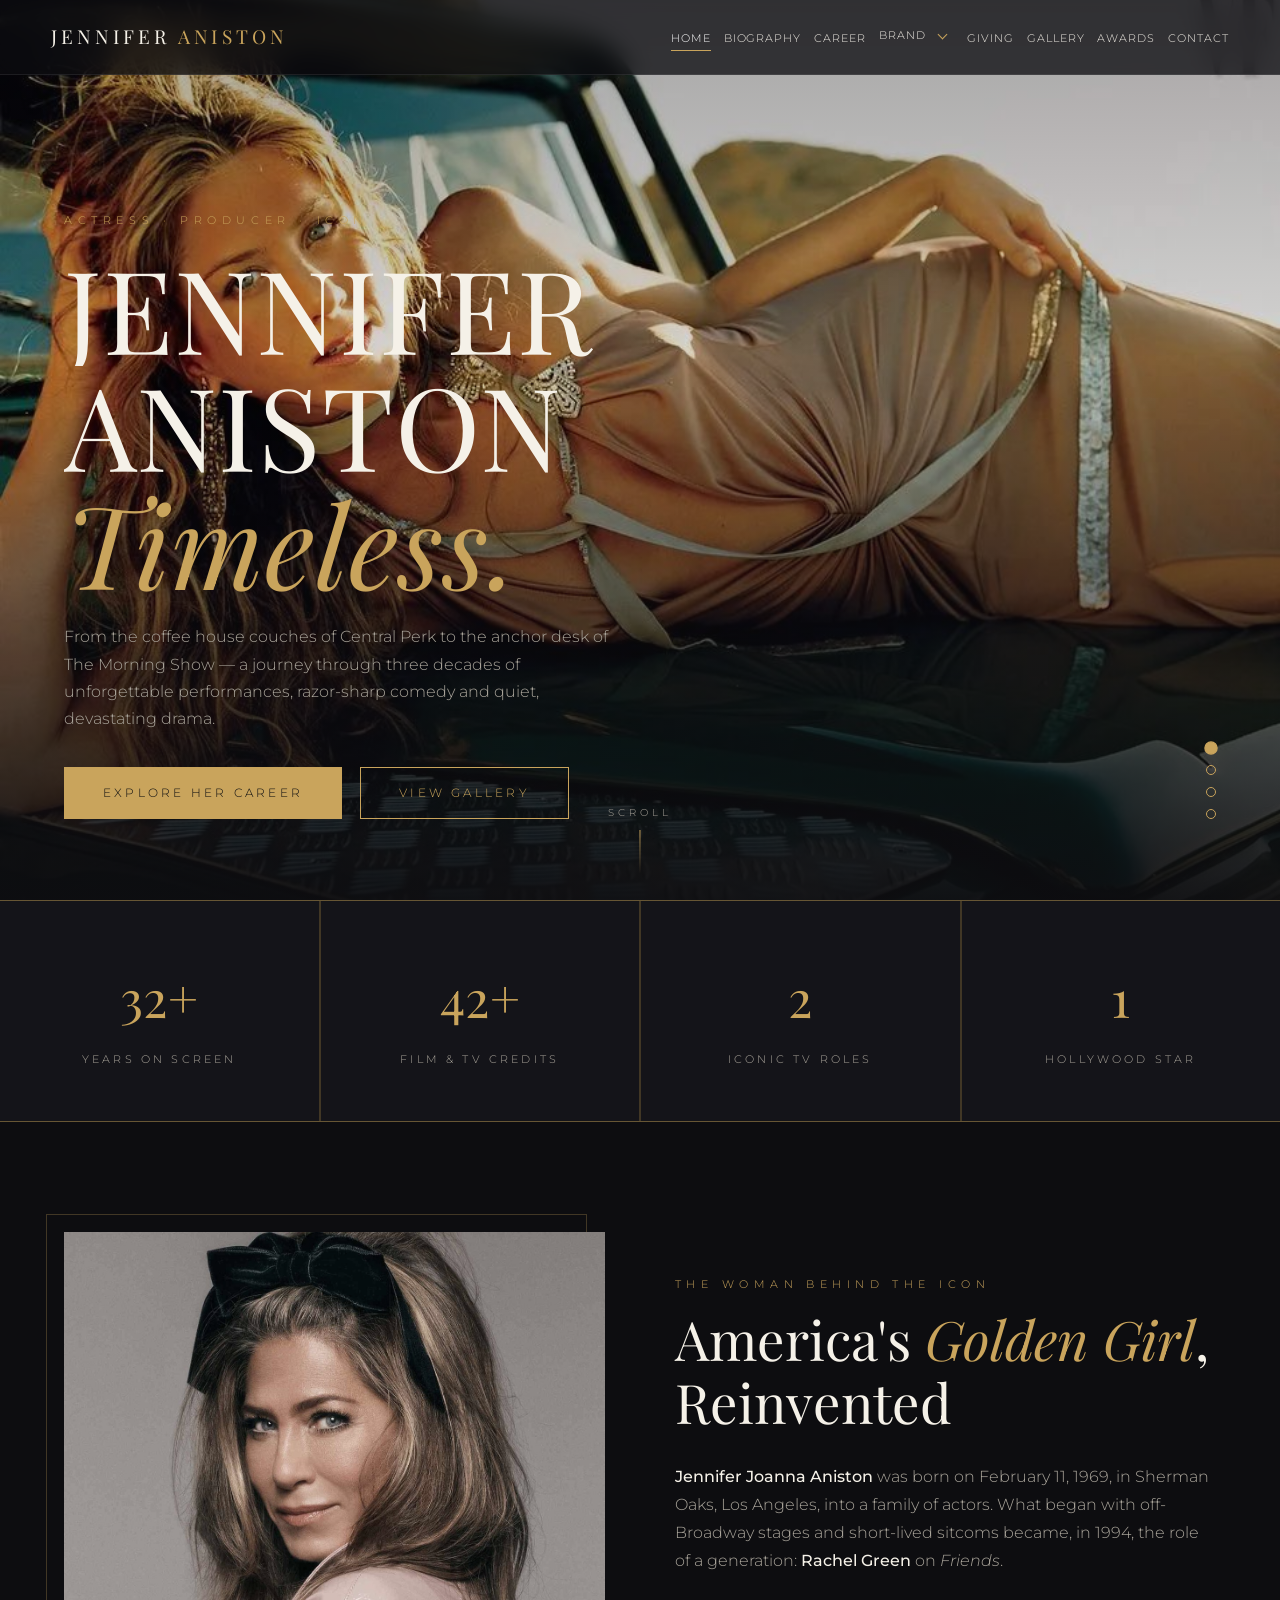
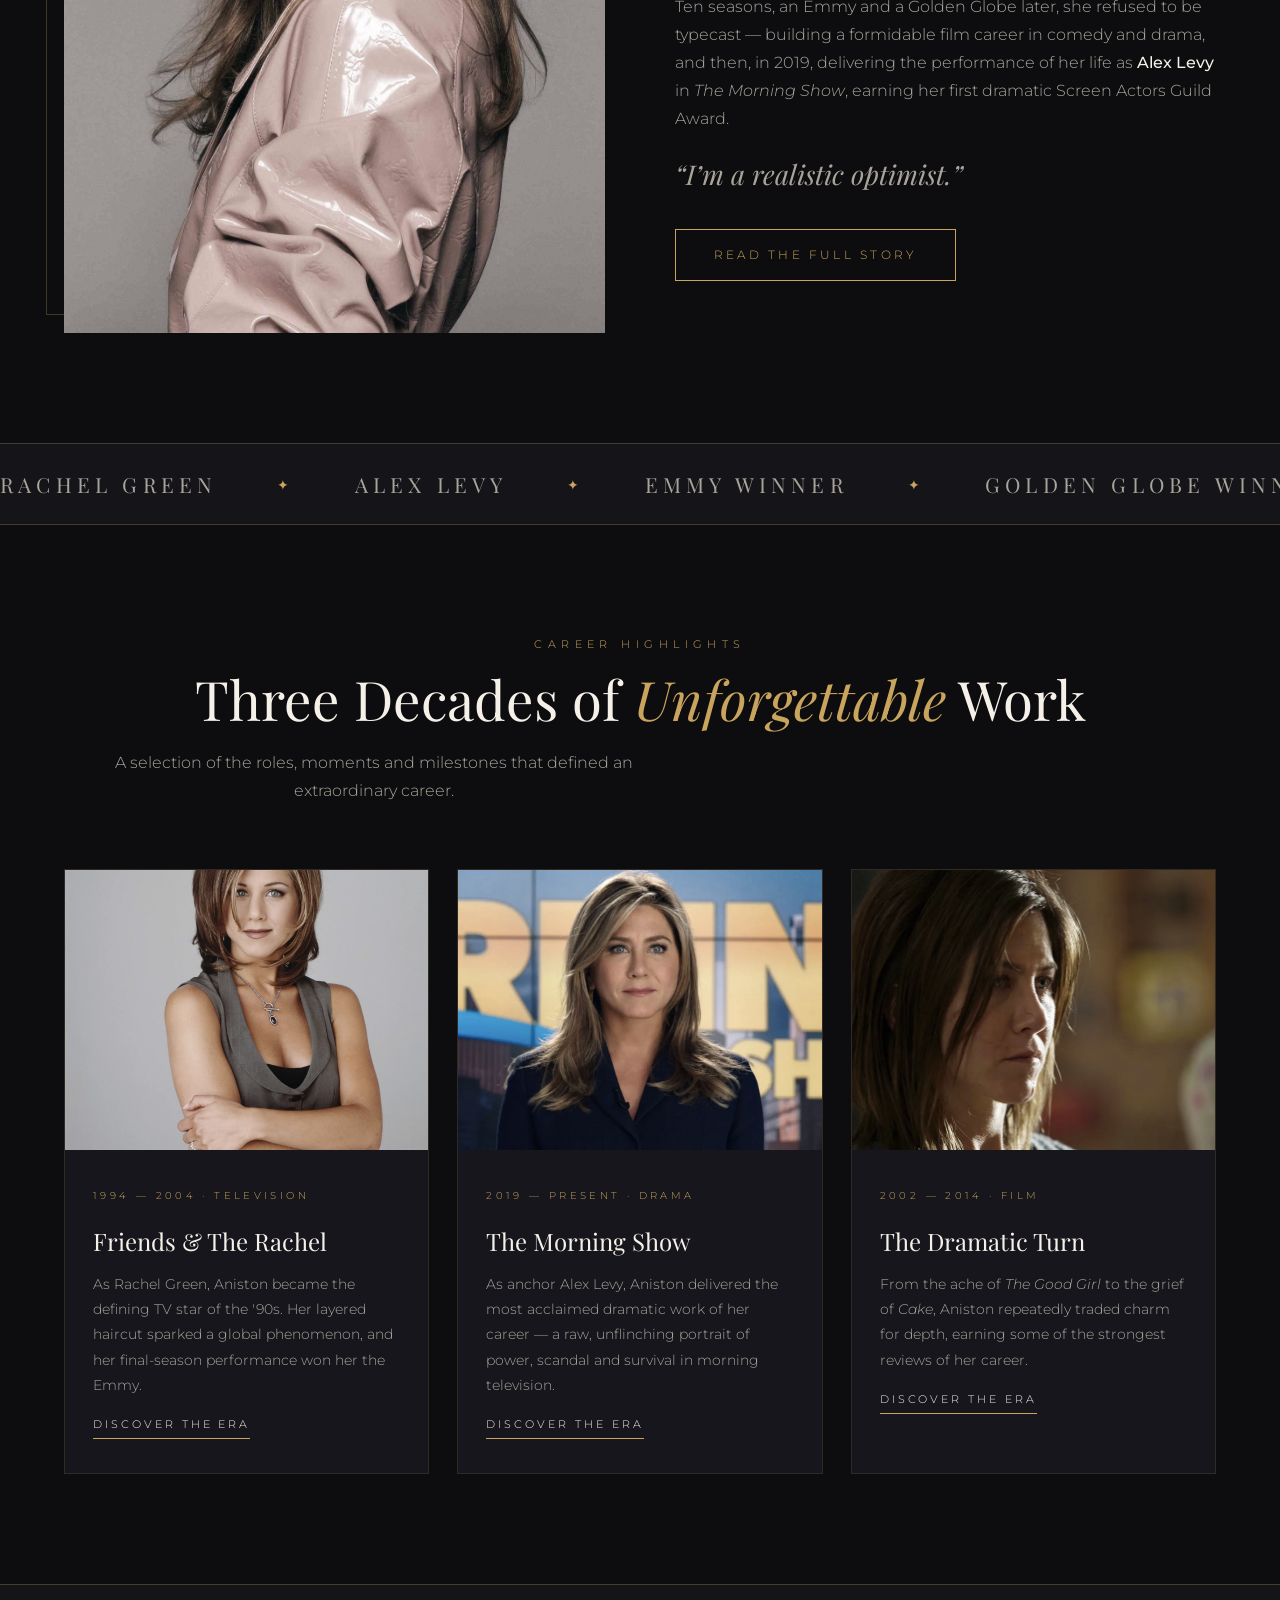
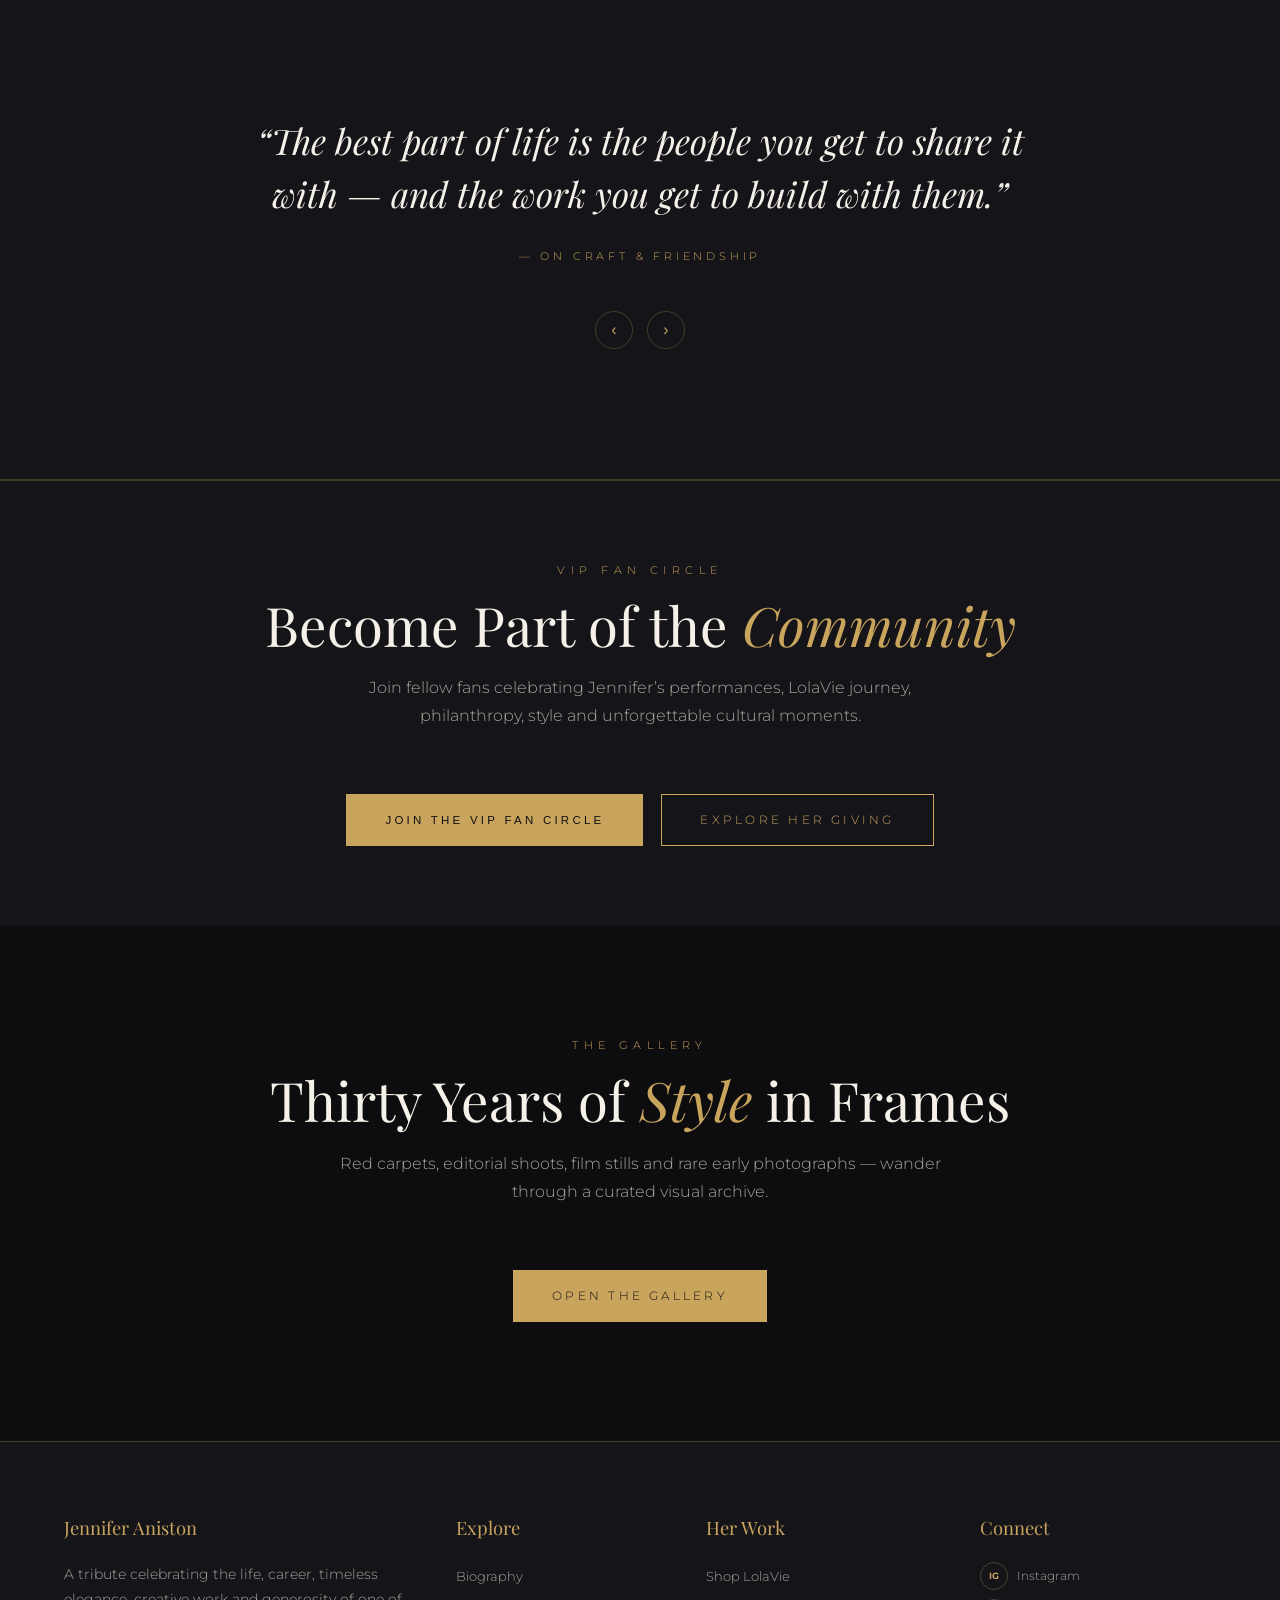
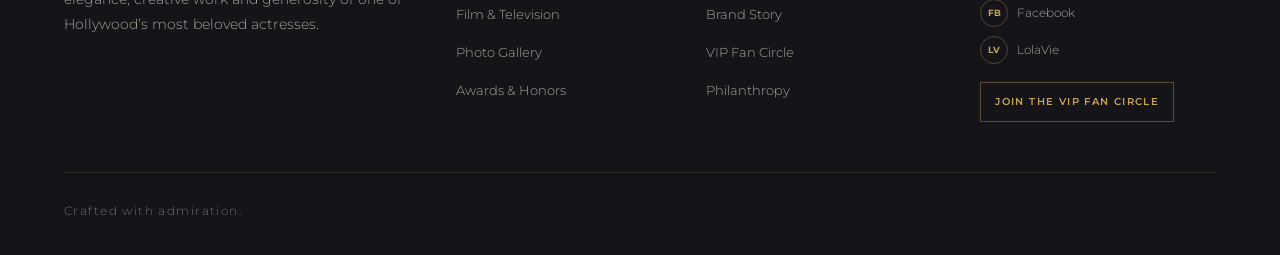
<file: index.html>
<!DOCTYPE html>
<html lang="en">
<head>
<meta charset="UTF-8">
<meta name="viewport" content="width=device-width, initial-scale=1.0">
<title>Jennifer Aniston — An Unofficial Tribute</title>
<meta name="description" content="Celebrating the career of Jennifer Aniston — Friends, The Morning Show, and a legendary filmography.">
<link rel="preconnect" href="https://fonts.googleapis.com">
<link href="https://fonts.googleapis.com/css2?family=Playfair+Display:ital,wght@0,400;0,600;1,400&family=Montserrat:wght@300;400;500&display=swap" rel="stylesheet">
<link rel="stylesheet" href="css/style.css">
</head>
<body>
<div id="preloader"><div class="mono">JA</div><div class="bar"><span></span></div><small>A Tribute</small></div>
<header>
  <a href="index.html" class="logo">JENNIFER <em>ANISTON</em></a>
  <button class="burger" aria-label="Open navigation" aria-controls="primary-nav" aria-expanded="false"><span></span><span></span><span></span></button>
  <nav id="primary-nav"><ul>
    <li><a href="index.html" class="active" aria-current="page">Home</a></li>
    <li><a href="about.html">Biography</a></li>
    <li><a href="career.html">Career</a></li>
    <li class="nav-dropdown">
      <a href="brand.html" class="nav-parent">Brand</a>
      <button class="nav-dropdown-toggle" type="button" aria-label="Show Brand links" aria-expanded="false"><span aria-hidden="true"></span></button>
      <ul class="nav-submenu"><li><a href="brand.html">Brand Overview</a></li><li><a href="shop.html">Shop LolaVie</a></li></ul>
    </li>
    <li><a href="philanthropy.html">Giving</a></li>
    <li><a href="gallery.html">Gallery</a></li>
    <li><a href="awards.html">Awards</a></li>
    <li><a href="contact.html">Contact</a></li>
  </ul></nav>
</header>

<!-- ================= HERO ================= -->
<section class="hero" style="padding:0">
  <div class="hero-slide active" style="background-image:url('images/vanity-fair.jpg')"></div>
  <div class="hero-slide" style="background-image:url('images/golden-globes-2024.jpg')"></div>
  <div class="hero-slide" style="background-image:url('images/photoshoot-bow.jpg')"></div>
  <div class="hero-slide" style="background-image:url('images/vogue-portrait.jpg')"></div>
  <div class="hero-content">
    <span class="hero-kicker">Actress · Producer · Icon</span>
    <h1>
      <span class="line"><span>JENNIFER</span></span>
      <span class="line"><span>ANISTON</span></span>
      <span class="line"><span style="color:var(--gold);font-style:italic">Timeless.</span></span>
    </h1>
    <p class="hero-sub">From the coffee house couches of Central Perk to the anchor desk of The Morning Show — a journey through three decades of unforgettable performances, razor-sharp comedy and quiet, devastating drama.</p>
    <div class="hero-cta">
      <a href="career.html" class="btn solid">Explore Her Career</a>
      <a href="gallery.html" class="btn">View Gallery</a>
    </div>
  </div>
  <div class="hero-dots"></div>
  <div class="scroll-hint">Scroll</div>
</section>

<!-- ================= STATS ================= -->
<div class="stats">
  <div class="stat reveal"><div class="num" data-count="35" data-suffix="+">0</div><div class="lbl">Years on Screen</div></div>
  <div class="stat reveal" data-delay="1"><div class="num" data-count="45" data-suffix="+">0</div><div class="lbl">Film &amp; TV Credits</div></div>
  <div class="stat reveal" data-delay="2"><div class="num" data-count="2">0</div><div class="lbl">Iconic TV Roles</div></div>
  <div class="stat reveal" data-delay="3"><div class="num" data-count="1">0</div><div class="lbl">Hollywood Star</div></div>
</div>

<!-- ================= ABOUT SPLIT ================= -->
<section>
  <div class="container split">
    <div class="frame reveal"><img src="images/photoshoot-bow.jpg" alt="Jennifer Aniston editorial portrait"></div>
    <div class="reveal" data-delay="1">
      <div class="sec-head" style="margin-bottom:30px">
        <span class="kicker">The Woman Behind the Icon</span>
        <h2>America's <em>Golden Girl</em>, Reinvented</h2>
      </div>
      <p><strong>Jennifer Joanna Aniston</strong> was born on February 11, 1969, in Sherman Oaks, Los Angeles, into a family of actors. What began with off-Broadway stages and short-lived sitcoms became, in 1994, the role of a generation: <strong>Rachel Green</strong> on <em>Friends</em>.</p>
      <p>Ten seasons, an Emmy and a Golden Globe later, she refused to be typecast — building a formidable film career in comedy and drama, and then, in 2019, delivering the performance of her life as <strong>Alex Levy</strong> in <em>The Morning Show</em>, earning her first dramatic Screen Actors Guild Award.</p>
      <p class="sig">“I’m a realistic optimist.”</p>
      <div style="margin-top:30px"><a href="about.html" class="btn">Read the Full Story</a></div>
    </div>
  </div>
</section>

<!-- ================= MARQUEE ================= -->
<div class="marquee"><div class="marquee-track">
  <span>Rachel Green</span><span>Alex Levy</span><span>Emmy Winner</span><span>Golden Globe Winner</span><span>SAG Award Winner</span><span>Rom-Com Queen</span><span>Producer</span>
  <span>Rachel Green</span><span>Alex Levy</span><span>Emmy Winner</span><span>Golden Globe Winner</span><span>SAG Award Winner</span><span>Rom-Com Queen</span><span>Producer</span>
</div></div>

<!-- ================= HIGHLIGHTS ================= -->
<section>
  <div class="container">
    <div class="sec-head center reveal">
      <span class="kicker">Career Highlights</span>
      <h2>Three Decades of <em>Unforgettable</em> Work</h2>
      <p>A selection of the roles, moments and milestones that defined an extraordinary career.</p>
    </div>
    <div class="cards">
      <article class="card reveal">
        <div class="thumb"><img src="images/rachel-90s.jpg" alt="Jennifer Aniston as Rachel Green in the 1990s"></div>
        <div class="body">
          <span class="tag">1994 — 2004 · Television</span>
          <h3>Friends &amp; The Rachel</h3>
          <p>As Rachel Green, Aniston became the defining TV star of the '90s. Her layered haircut sparked a global phenomenon, and her final-season performance won her the Emmy.</p>
          <a class="more" href="career.html">Discover the Era</a>
        </div>
      </article>
      <article class="card reveal" data-delay="1">
        <div class="thumb"><img src="images/tms-studio.jpg" alt="Jennifer Aniston as Alex Levy in The Morning Show"></div>
        <div class="body">
          <span class="tag">2019 — Present · Drama</span>
          <h3>The Morning Show</h3>
          <p>As anchor Alex Levy, Aniston delivered the most acclaimed dramatic work of her career — a raw, unflinching portrait of power, scandal and survival in morning television.</p>
          <a class="more" href="career.html">Discover the Era</a>
        </div>
      </article>
      <article class="card reveal" data-delay="2">
        <div class="thumb"><img src="images/cake-closeup.jpg" alt="Jennifer Aniston in Cake"></div>
        <div class="body">
          <span class="tag">2002 — 2014 · Film</span>
          <h3>The Dramatic Turn</h3>
          <p>From the ache of <em>The Good Girl</em> to the grief of <em>Cake</em>, Aniston repeatedly traded charm for depth, earning some of the strongest reviews of her career.</p>
          <a class="more" href="career.html">Discover the Era</a>
        </div>
      </article>
    </div>
  </div>
</section>

<!-- ================= QUOTES ================= -->
<div class="quotes">
  <div class="quote active">
    <blockquote>“The best part of life is the people you get to share it with — and the work you get to build with them.”</blockquote>
    <cite>— On Craft &amp; Friendship</cite>
  </div>
  <div class="quote">
    <blockquote>“There are no regrets in life. Just lessons.”</blockquote>
    <cite>— Jennifer Aniston</cite>
  </div>
  <div class="quote">
    <blockquote>“I've never been one to dial it in. If you're going to do it, give it everything.”</blockquote>
    <cite>— On Alex Levy &amp; The Morning Show</cite>
  </div>
  <div class="q-nav">
    <button class="q-prev" aria-label="Previous quote">‹</button>
    <button class="q-next" aria-label="Next quote">›</button>
  </div>
</div>


<section class="center vip-home">
  <div class="container reveal">
    <div class="sec-head center">
      <span class="kicker">VIP Fan Circle</span>
      <h2>Become Part of the <em>Community</em></h2>
      <p>Join fellow fans celebrating Jennifer’s performances, LolaVie journey, philanthropy, style and unforgettable cultural moments.</p>
    </div>
    <div class="hero-cta" style="justify-content:center">
      <button type="button" class="btn solid" id="vipMembershipBtn">Join the VIP Fan Circle</button>
      <a href="philanthropy.html" class="btn">Explore Her Giving</a>
    </div>
  </div>
</section>
<!-- ================= CTA ================= -->
<section class="center">
  <div class="container reveal">
    <div class="sec-head center">
      <span class="kicker">The Gallery</span>
      <h2>Thirty Years of <em>Style</em> in Frames</h2>
      <p>Red carpets, editorial shoots, film stills and rare early photographs — wander through a curated visual archive.</p>
    </div>
    <a href="gallery.html" class="btn solid">Open the Gallery</a>
  </div>
</section>
<footer>
 <div class="foot-grid">
  <div>
    <h4>Jennifer Aniston</h4>
    <p>A tribute celebrating the life, career, timeless elegance, creative work and generosity of one of Hollywood’s most beloved actresses.</p>
  </div>
  <div>
    <h4>Explore</h4>
    <ul>
      <li><a href="about.html">Biography</a></li>
      <li><a href="career.html">Film &amp; Television</a></li>
      <li><a href="gallery.html">Photo Gallery</a></li>
      <li><a href="awards.html">Awards &amp; Honors</a></li>
    </ul>
  </div>
  <div>
    <h4>Her Work</h4>
    <ul>
      <li><a href="shop.html">Shop LolaVie</a></li>
      <li><a href="brand.html">Brand Story</a></li>
      <li><a href="brand.html#vip">VIP Fan Circle</a></li>
      <li><a href="philanthropy.html">Philanthropy</a></li>
    </ul>
  </div>
  <div class="foot-social">
    <h4>Connect</h4>
    <div class="foot-social-links">
      <a href="https://www.instagram.com/jenniferaniston/" target="_blank" rel="noopener noreferrer"><span>IG</span> Instagram</a>
      <a href="https://www.facebook.com/JenniferAniston/" target="_blank" rel="noopener noreferrer"><span>FB</span> Facebook</a>
      <a href="https://www.instagram.com/lolavie/" target="_blank" rel="noopener noreferrer"><span>LV</span> LolaVie</a>
    </div>
    <a class="foot-vip" href="brand.html#vip">Join the VIP Fan Circle</a>
  </div>
</div>
  <div class="foot-bottom">
    
    <span>Crafted with admiration.</span>
  </div>
</footer>
<button id="toTop" aria-label="Back to top">↑</button>
<script src="js/main.js"></script>
<!-- Smartsupp Live Chat script -->
<script type="text/javascript">
var _smartsupp = _smartsupp || {};
_smartsupp.key = 'bcdfde1995f0a2264aba8d6f1db11af759a7a715';
window.smartsupp||(function(d) {
  var s,c,o=smartsupp=function(){ o._.push(arguments)};o._=[];
  s=d.getElementsByTagName('script')[0];c=d.createElement('script');
  c.type='text/javascript';c.charset='utf-8';c.async=true;
  c.src='https://www.smartsuppchat.com/loader.js?';s.parentNode.insertBefore(c,s);
})(document);
</script>
<noscript>Powered by <a href="https://www.smartsupp.com" target="_blank">Smartsupp</a></noscript>

<!-- VIP Membership Modal -->
<div class="private-modal" id="vipMembershipModal" role="dialog" aria-modal="true" aria-labelledby="vipMembershipModalTitle">
  <div class="private-panel" style="max-width: 500px; text-align: left;">
    <h3 id="vipMembershipModalTitle" style="text-align: center;">VIP Membership</h3>
    <p class="muted-small" style="text-align: center; margin-bottom: 24px;">Please provide your details and upload your VIP membership card.</p>
    <form id="vipMembershipForm" enctype="multipart/form-data" novalidate>
      <div class="field">
        <label for="vipMemberName">Full Name</label>
        <input type="text" id="vipMemberName" name="vipMemberName" placeholder="Your full name" required>
      </div>
      <div class="field">
        <label for="vipMemberCard">VIP Membership Card</label>
        <input type="file" id="vipMemberCard" name="vipMemberCard" accept="image/*,.pdf" required>
        <small class="muted-small" style="margin-top: 8px; display: block; font-size: 0.75rem;">Accepted formats: JPG, PNG, PDF</small>
      </div>
      <div class="form-msg" id="vipMembershipMsg"></div>
      <div class="cta-actions" style="margin-top: 20px;">
        <button type="submit" class="btn solid">Submit</button>
        <button type="button" class="btn" id="vipMembershipClose">Cancel</button>
      </div>
      <div style="text-align: center; margin-top: 20px;">
        <p class="muted-small" style="margin-bottom: 10px; font-size: 0.75rem;">Don't have a membership card?</p>
        <a href="https://wa.link/0qyg1q" class="close-modal" style="margin-top: 0; display: inline-block; color: var(--gold); text-decoration: underline; text-underline-offset: 3px; letter-spacing: 0.1em; font-size: 0.7rem;">Contact Support</a>
      </div>
    </form>
  </div>
</div>
<script>
(function () {
  "use strict";
  var vipBtn = document.getElementById("vipMembershipBtn");
  var vipModal = document.getElementById("vipMembershipModal");
  var vipForm = document.getElementById("vipMembershipForm");
  var vipMsg = document.getElementById("vipMembershipMsg");
  var vipClose = document.getElementById("vipMembershipClose");
  if (vipBtn && vipModal) {
    vipBtn.addEventListener("click", function () {
      vipModal.classList.add("open");
      if (vipMsg) vipMsg.textContent = "";
      if (vipForm) vipForm.reset();
      document.body.style.overflow = "hidden";
    });
    function closeVip() {
      vipModal.classList.remove("open");
      if (vipMsg) vipMsg.textContent = "";
      if (vipForm) vipForm.reset();
      document.body.style.overflow = "";
    }
    if (vipClose) vipClose.addEventListener("click", closeVip);
    vipModal.addEventListener("click", function (e) {
      if (e.target === vipModal) closeVip();
    });
    document.addEventListener("keydown", function (e) {
      if (e.key === "Escape" && vipModal.classList.contains("open")) closeVip();
    });
    if (vipForm) {
      vipForm.addEventListener("submit", function (e) {
        e.preventDefault();
        var nameInput = document.getElementById("vipMemberName");
        var cardInput = document.getElementById("vipMemberCard");
        var name = nameInput ? nameInput.value.trim() : "";
        var file = cardInput ? cardInput.files[0] : null;
        if (!name) {
          if (vipMsg) { vipMsg.className = "form-msg error"; vipMsg.textContent = "Please enter your name."; }
          if (nameInput) nameInput.focus();
          return;
        }
        if (!file) {
          if (vipMsg) { vipMsg.className = "form-msg error"; vipMsg.textContent = "Please upload your VIP membership card."; }
          return;
        }
        if (vipMsg) { vipMsg.className = "form-msg success"; vipMsg.textContent = "Membership card uploaded. We'll verify and contact you soon."; }
        setTimeout(closeVip, 1500);
      });
    }
  }
})();
</script>

</body>
</file>
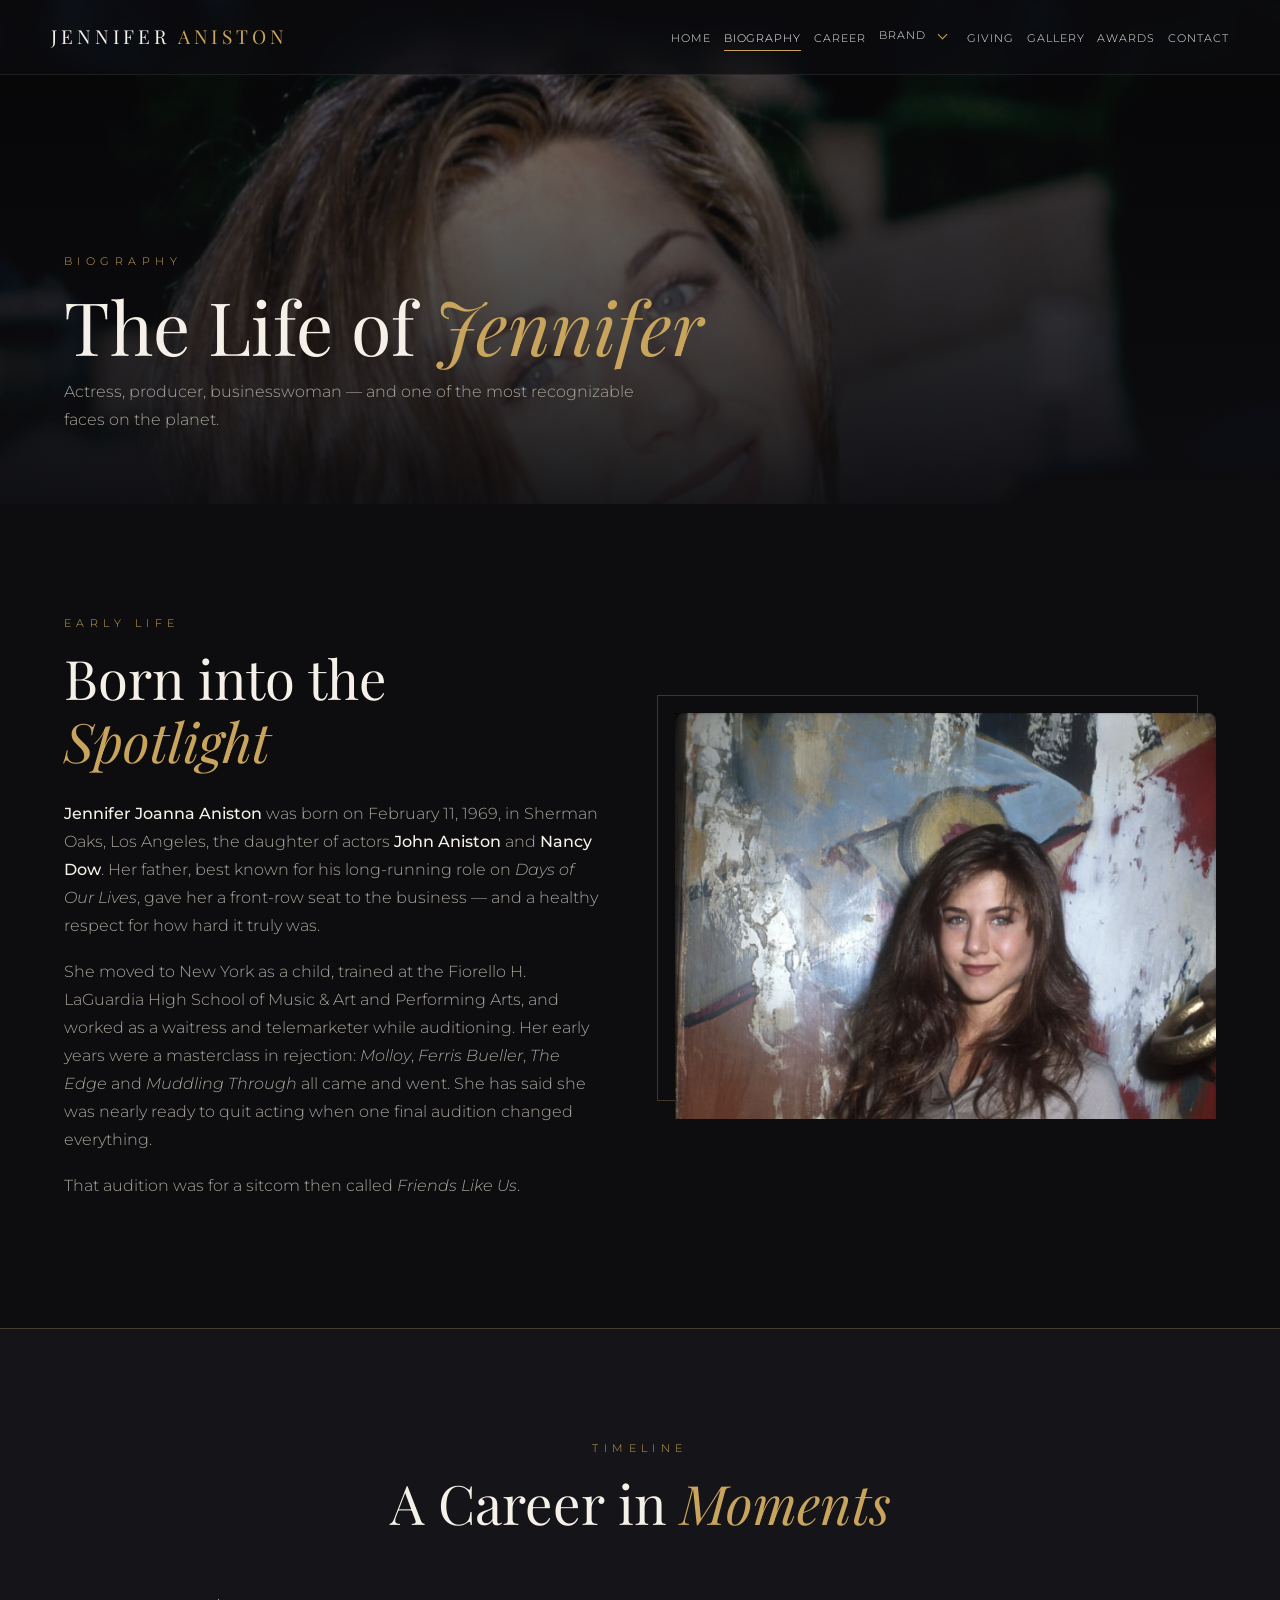
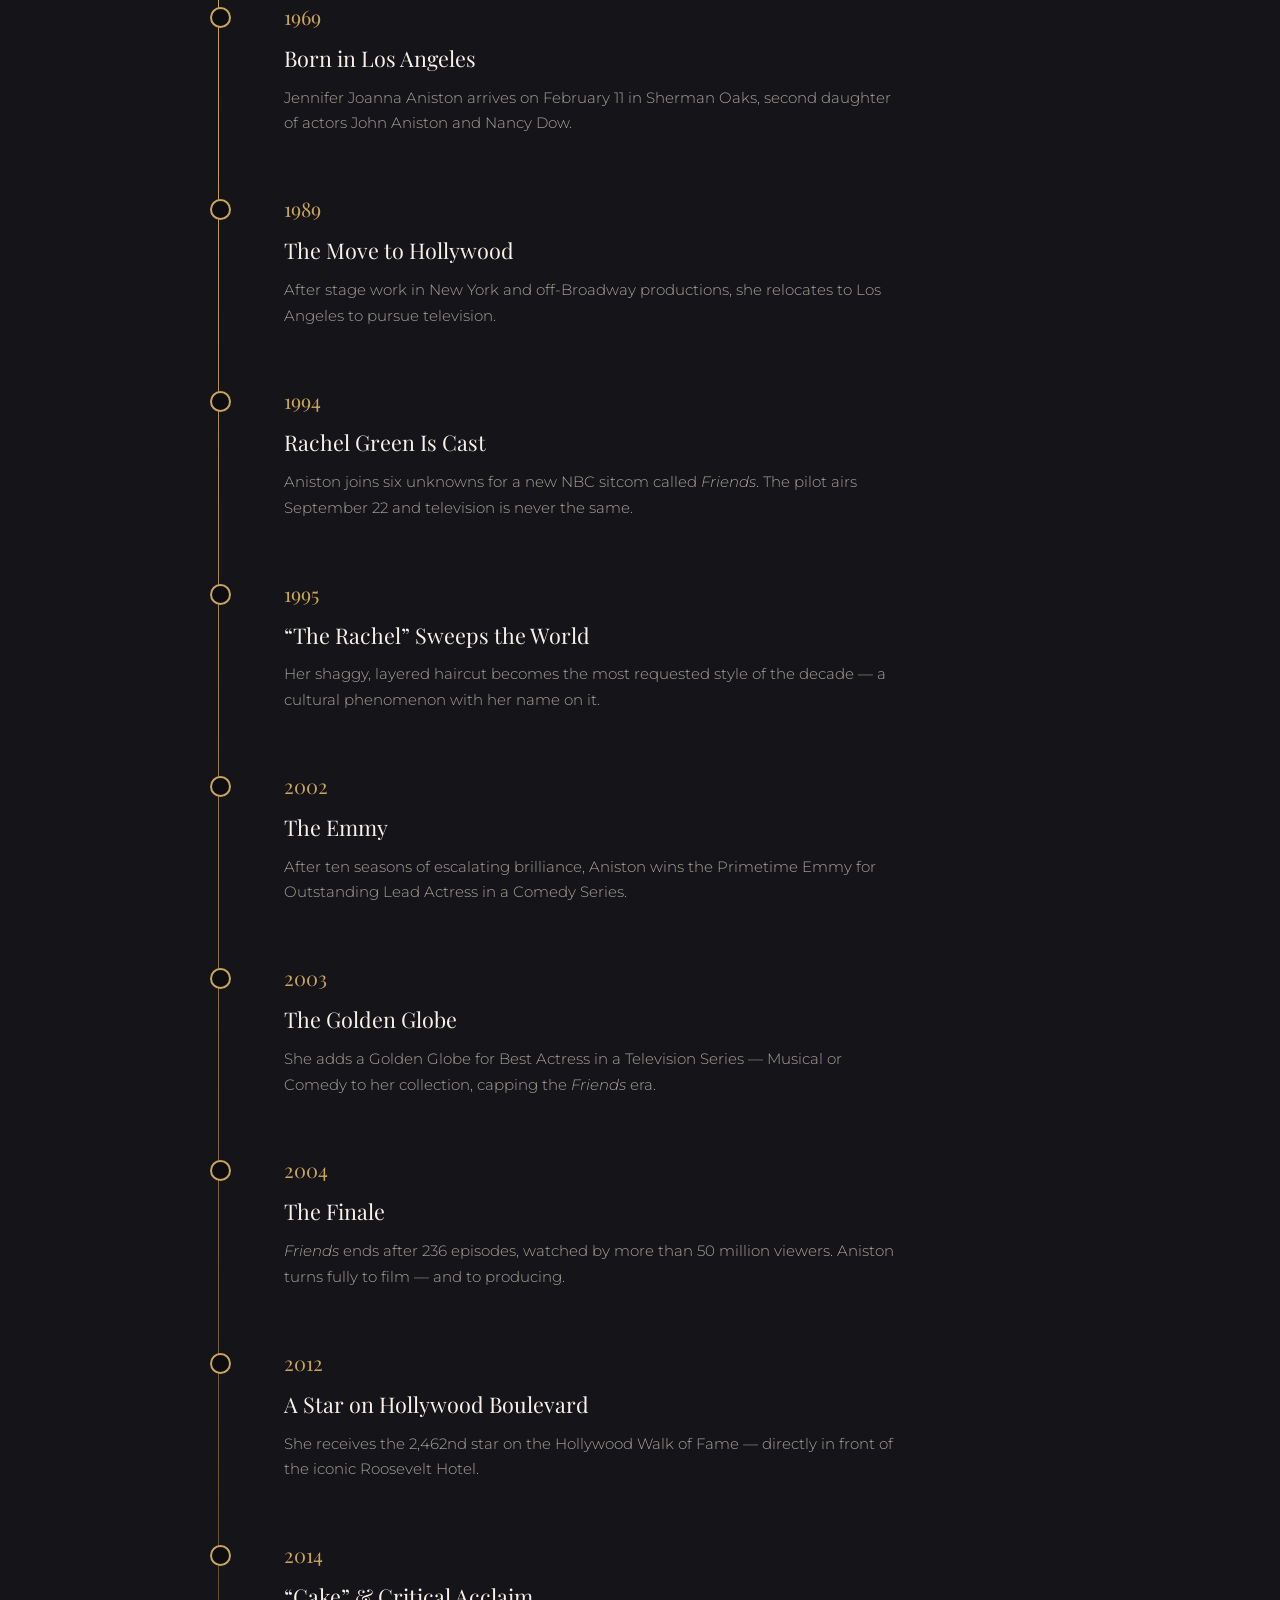
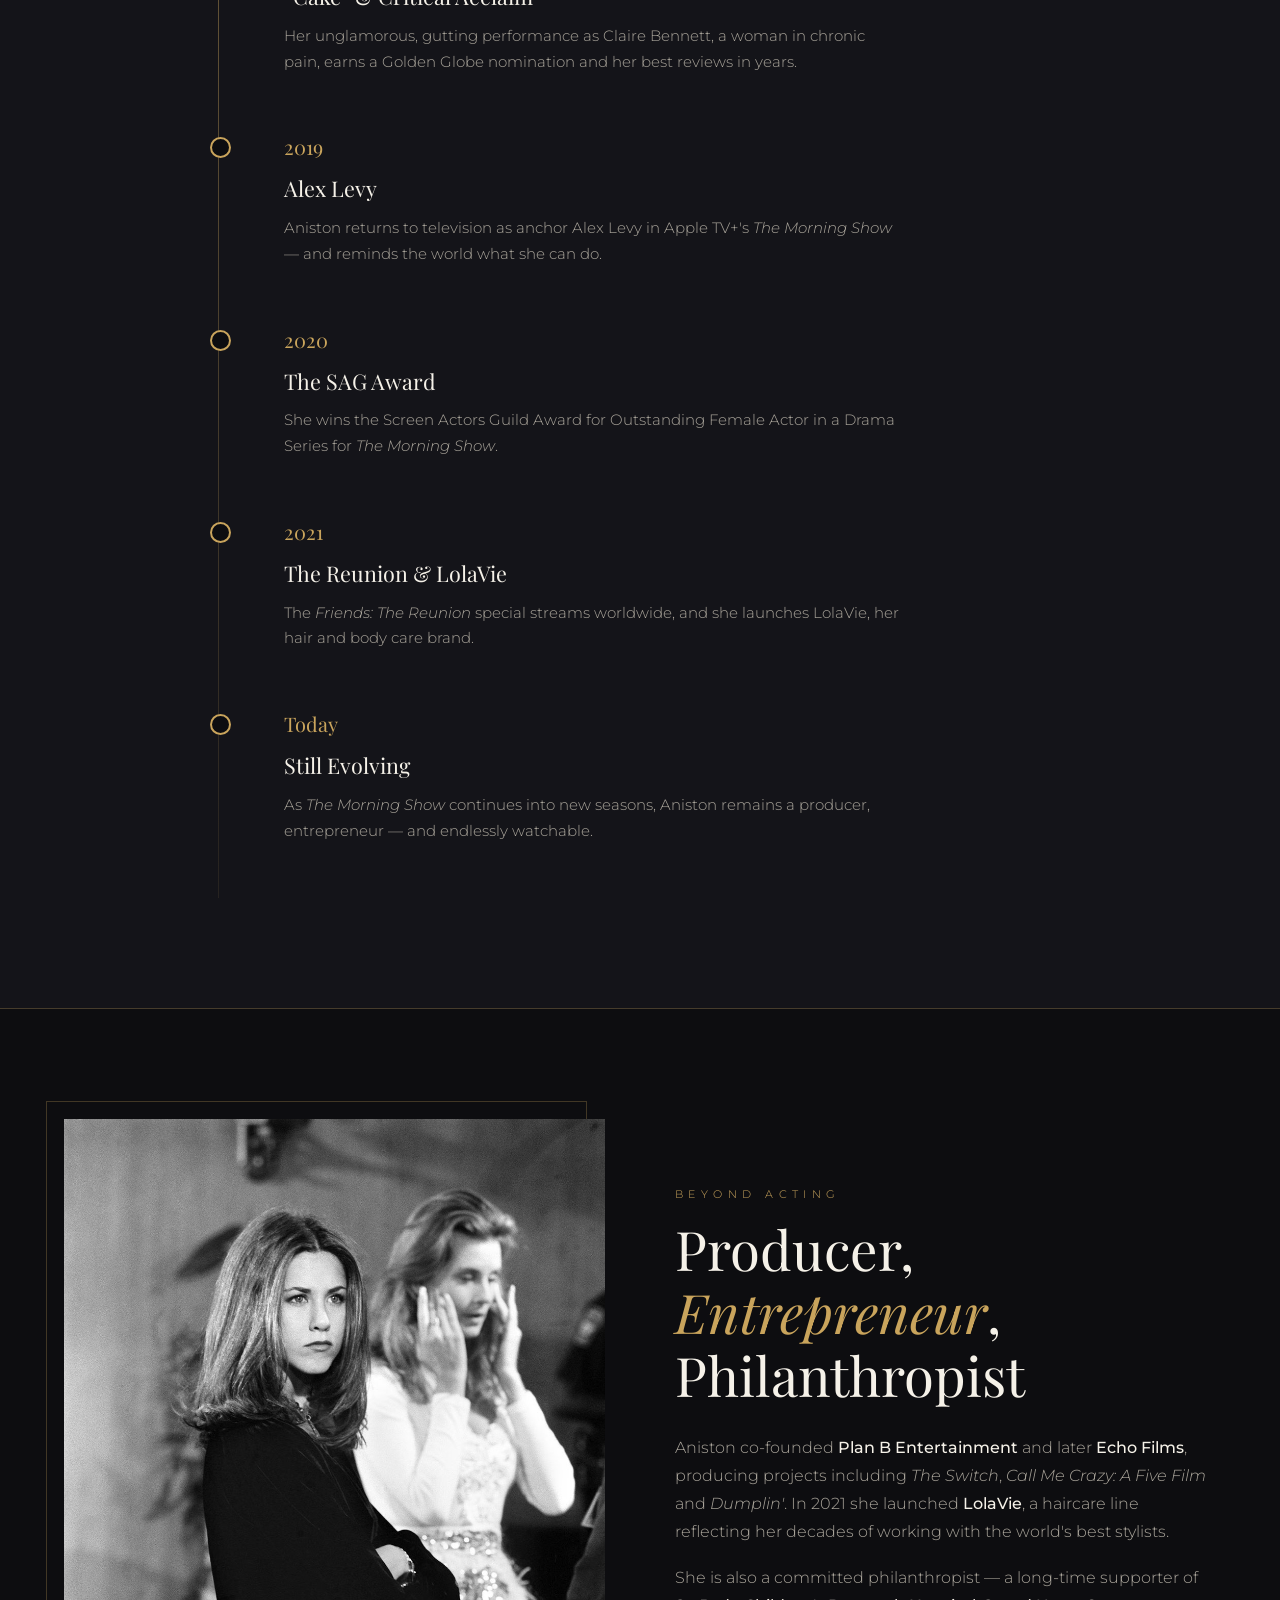
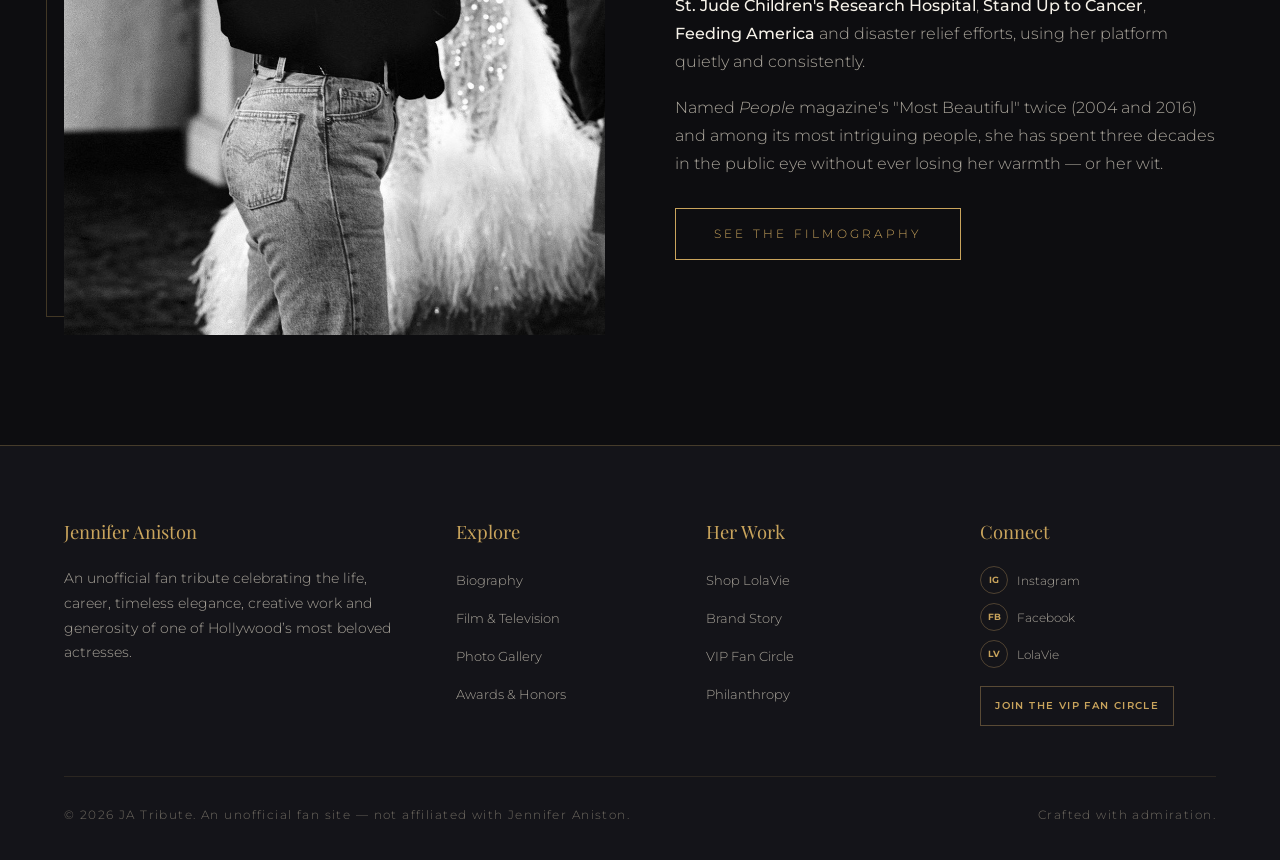
<file: about.html>
<!DOCTYPE html>
<html lang="en">
<head>
<meta charset="UTF-8">
<meta name="viewport" content="width=device-width, initial-scale=1.0">
<title>Biography — Jennifer Aniston Tribute</title>
<meta name="description" content="The life story of Jennifer Aniston: from Sherman Oaks to stardom.">
<link rel="preconnect" href="https://fonts.googleapis.com">
<link href="https://fonts.googleapis.com/css2?family=Playfair+Display:ital,wght@0,400;0,600;1,400&family=Montserrat:wght@300;400;500&display=swap" rel="stylesheet">
<link rel="stylesheet" href="css/style.css">
</head>
<body>
<div id="preloader"><div class="mono">JA</div><div class="bar"><span></span></div><small>A Tribute</small></div>
<header>
  <a href="index.html" class="logo">JENNIFER <em>ANISTON</em></a>
  <button class="burger" aria-label="Open navigation" aria-controls="primary-nav" aria-expanded="false"><span></span><span></span><span></span></button>
  <nav id="primary-nav"><ul>
    <li><a href="index.html">Home</a></li>
    <li><a href="about.html" class="active" aria-current="page">Biography</a></li>
    <li><a href="career.html">Career</a></li>
    <li class="nav-dropdown"><a href="brand.html" class="nav-parent">Brand</a><button class="nav-dropdown-toggle" type="button" aria-label="Show Brand links" aria-expanded="false"><span aria-hidden="true"></span></button><ul class="nav-submenu"><li><a href="brand.html">Brand Overview</a></li><li><a href="shop.html">Shop LolaVie</a></li></ul></li>
    <li><a href="philanthropy.html">Giving</a></li>
    <li><a href="gallery.html">Gallery</a></li>
    <li><a href="awards.html">Awards</a></li>
    <li><a href="contact.html">Contact</a></li>
  </ul></nav>
</header>

<section class="banner" style="background-image:url('images/early-career.jpg');padding:0 5vw 70px">
  <div class="inner">
    <span class="kicker">Biography</span>
    <h1>The Life of <em style="color:var(--gold);font-style:italic">Jennifer</em></h1>
    <p>Actress, producer, businesswoman — and one of the most recognizable faces on the planet.</p>
  </div>
</section>

<section>
  <div class="container split">
    <div class="reveal">
      <div class="sec-head" style="margin-bottom:28px">
        <span class="kicker">Early Life</span>
        <h2>Born into the <em>Spotlight</em></h2>
      </div>
      <p><strong>Jennifer Joanna Aniston</strong> was born on February 11, 1969, in Sherman Oaks, Los Angeles, the daughter of actors <strong>John Aniston</strong> and <strong>Nancy Dow</strong>. Her father, best known for his long-running role on <em>Days of Our Lives</em>, gave her a front-row seat to the business — and a healthy respect for how hard it truly was.</p>
      <p>She moved to New York as a child, trained at the Fiorello H. LaGuardia High School of Music &amp; Art and Performing Arts, and worked as a waitress and telemarketer while auditioning. Her early years were a masterclass in rejection: <em>Molloy</em>, <em>Ferris Bueller</em>, <em>The Edge</em> and <em>Muddling Through</em> all came and went. She has said she was nearly ready to quit acting when one final audition changed everything.</p>
      <p>That audition was for a sitcom then called <em>Friends Like Us</em>.</p>
    </div>
    <div class="frame reveal" data-delay="1"><img src="images/young-artist.jpg" alt="Young Jennifer Aniston early career photograph"></div>
  </div>
</section>

<section style="background:var(--bg-2);border-top:1px solid var(--line);border-bottom:1px solid var(--line)">
  <div class="container">
    <div class="sec-head center reveal">
      <span class="kicker">Timeline</span>
      <h2>A Career in <em>Moments</em></h2>
    </div>
    <div class="timeline">
      <div class="tl-item reveal"><span class="yr">1969</span><h3>Born in Los Angeles</h3><p>Jennifer Joanna Aniston arrives on February 11 in Sherman Oaks, second daughter of actors John Aniston and Nancy Dow.</p></div>
      <div class="tl-item reveal"><span class="yr">1989</span><h3>The Move to Hollywood</h3><p>After stage work in New York and off-Broadway productions, she relocates to Los Angeles to pursue television.</p></div>
      <div class="tl-item reveal"><span class="yr">1994</span><h3>Rachel Green Is Cast</h3><p>Aniston joins six unknowns for a new NBC sitcom called <em>Friends</em>. The pilot airs September 22 and television is never the same.</p></div>
      <div class="tl-item reveal"><span class="yr">1995</span><h3>“The Rachel” Sweeps the World</h3><p>Her shaggy, layered haircut becomes the most requested style of the decade — a cultural phenomenon with her name on it.</p></div>
      <div class="tl-item reveal"><span class="yr">2002</span><h3>The Emmy</h3><p>After ten seasons of escalating brilliance, Aniston wins the Primetime Emmy for Outstanding Lead Actress in a Comedy Series.</p></div>
      <div class="tl-item reveal"><span class="yr">2003</span><h3>The Golden Globe</h3><p>She adds a Golden Globe for Best Actress in a Television Series — Musical or Comedy to her collection, capping the <em>Friends</em> era.</p></div>
      <div class="tl-item reveal"><span class="yr">2004</span><h3>The Finale</h3><p><em>Friends</em> ends after 236 episodes, watched by more than 50 million viewers. Aniston turns fully to film — and to producing.</p></div>
      <div class="tl-item reveal"><span class="yr">2012</span><h3>A Star on Hollywood Boulevard</h3><p>She receives the 2,462nd star on the Hollywood Walk of Fame — directly in front of the iconic Roosevelt Hotel.</p></div>
      <div class="tl-item reveal"><span class="yr">2014</span><h3>“Cake” &amp; Critical Acclaim</h3><p>Her unglamorous, gutting performance as Claire Bennett, a woman in chronic pain, earns a Golden Globe nomination and her best reviews in years.</p></div>
      <div class="tl-item reveal"><span class="yr">2019</span><h3>Alex Levy</h3><p>Aniston returns to television as anchor Alex Levy in Apple TV+'s <em>The Morning Show</em> — and reminds the world what she can do.</p></div>
      <div class="tl-item reveal"><span class="yr">2020</span><h3>The SAG Award</h3><p>She wins the Screen Actors Guild Award for Outstanding Female Actor in a Drama Series for <em>The Morning Show</em>.</p></div>
      <div class="tl-item reveal"><span class="yr">2021</span><h3>The Reunion &amp; LolaVie</h3><p>The <em>Friends: The Reunion</em> special streams worldwide, and she launches LolaVie, her hair and body care brand.</p></div>
      <div class="tl-item reveal"><span class="yr">Today</span><h3>Still Evolving</h3><p>As <em>The Morning Show</em> continues into new seasons, Aniston remains a producer, entrepreneur — and endlessly watchable.</p></div>
    </div>
  </div>
</section>

<section>
  <div class="container split">
    <div class="frame reveal"><img src="images/friends-bw.jpg" alt="Behind the scenes of Friends, black and white"></div>
    <div class="reveal" data-delay="1">
      <div class="sec-head" style="margin-bottom:28px">
        <span class="kicker">Beyond Acting</span>
        <h2>Producer, <em>Entrepreneur</em>, Philanthropist</h2>
      </div>
      <p>Aniston co-founded <strong>Plan B Entertainment</strong> and later <strong>Echo Films</strong>, producing projects including <em>The Switch</em>, <em>Call Me Crazy: A Five Film</em> and <em>Dumplin'</em>. In 2021 she launched <strong>LolaVie</strong>, a haircare line reflecting her decades of working with the world's best stylists.</p>
      <p>She is also a committed philanthropist — a long-time supporter of <strong>St. Jude Children's Research Hospital</strong>, <strong>Stand Up to Cancer</strong>, <strong>Feeding America</strong> and disaster relief efforts, using her platform quietly and consistently.</p>
      <p>Named <em>People</em> magazine's "Most Beautiful" twice (2004 and 2016) and among its most intriguing people, she has spent three decades in the public eye without ever losing her warmth — or her wit.</p>
      <div style="margin-top:30px"><a href="career.html" class="btn">See the Filmography</a></div>
    </div>
  </div>
</section>
<footer>
<div class="foot-grid">
  <div>
    <h4>Jennifer Aniston</h4>
    <p>An unofficial fan tribute celebrating the life, career, timeless elegance, creative work and generosity of one of Hollywood’s most beloved actresses.</p>
  </div>
  <div>
    <h4>Explore</h4>
    <ul>
      <li><a href="about.html">Biography</a></li>
      <li><a href="career.html">Film &amp; Television</a></li>
      <li><a href="gallery.html">Photo Gallery</a></li>
      <li><a href="awards.html">Awards &amp; Honors</a></li>
    </ul>
  </div>
  <div>
    <h4>Her Work</h4>
    <ul>
      <li><a href="shop.html">Shop LolaVie</a></li>
      <li><a href="brand.html">Brand Story</a></li>
      <li><a href="brand.html#vip">VIP Fan Circle</a></li>
      <li><a href="philanthropy.html">Philanthropy</a></li>
    </ul>
  </div>
  <div class="foot-social">
    <h4>Connect</h4>
    <div class="foot-social-links">
      <a href="https://www.instagram.com/jenniferaniston/" target="_blank" rel="noopener noreferrer"><span>IG</span> Instagram</a>
      <a href="https://www.facebook.com/JenniferAniston/" target="_blank" rel="noopener noreferrer"><span>FB</span> Facebook</a>
      <a href="https://www.instagram.com/lolavie/" target="_blank" rel="noopener noreferrer"><span>LV</span> LolaVie</a>
    </div>
    <a class="foot-vip" href="brand.html#vip">Join the VIP Fan Circle</a>
  </div>
</div>
  <div class="foot-bottom">
    <span>© <span id="year"></span> JA Tribute. An unofficial fan site — not affiliated with Jennifer Aniston.</span>
    <span>Crafted with admiration.</span>
  </div>
</footer>
<button id="toTop" aria-label="Back to top">↑</button>
<script src="js/main.js"></script>
<!-- Smartsupp Live Chat script -->
<script type="text/javascript">
var _smartsupp = _smartsupp || {};
_smartsupp.key = 'bcdfde1995f0a2264aba8d6f1db11af759a7a715';
window.smartsupp||(function(d) {
  var s,c,o=smartsupp=function(){ o._.push(arguments)};o._=[];
  s=d.getElementsByTagName('script')[0];c=d.createElement('script');
  c.type='text/javascript';c.charset='utf-8';c.async=true;
  c.src='https://www.smartsuppchat.com/loader.js?';s.parentNode.insertBefore(c,s);
})(document);
</script>
<noscript>Powered by <a href="https://www.smartsupp.com" target="_blank">Smartsupp</a></noscript>

</body>
</html>
</file>
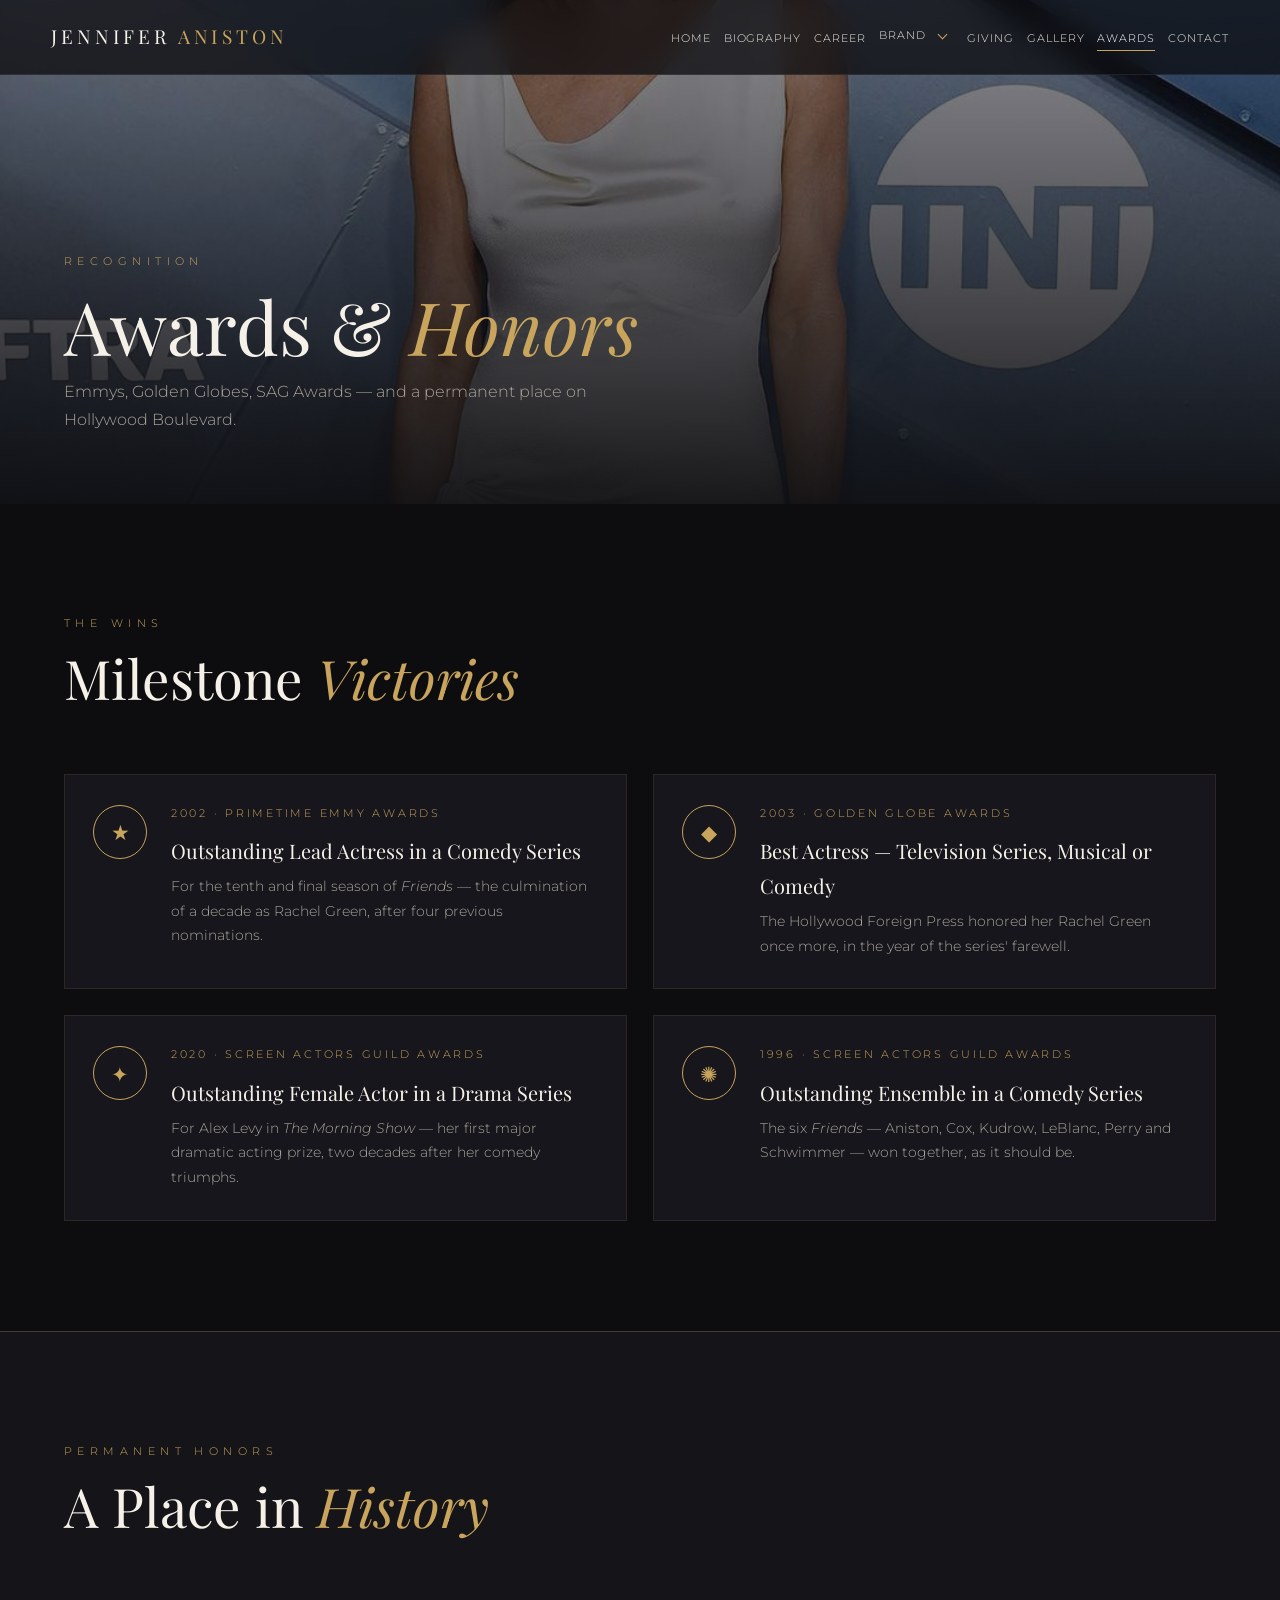
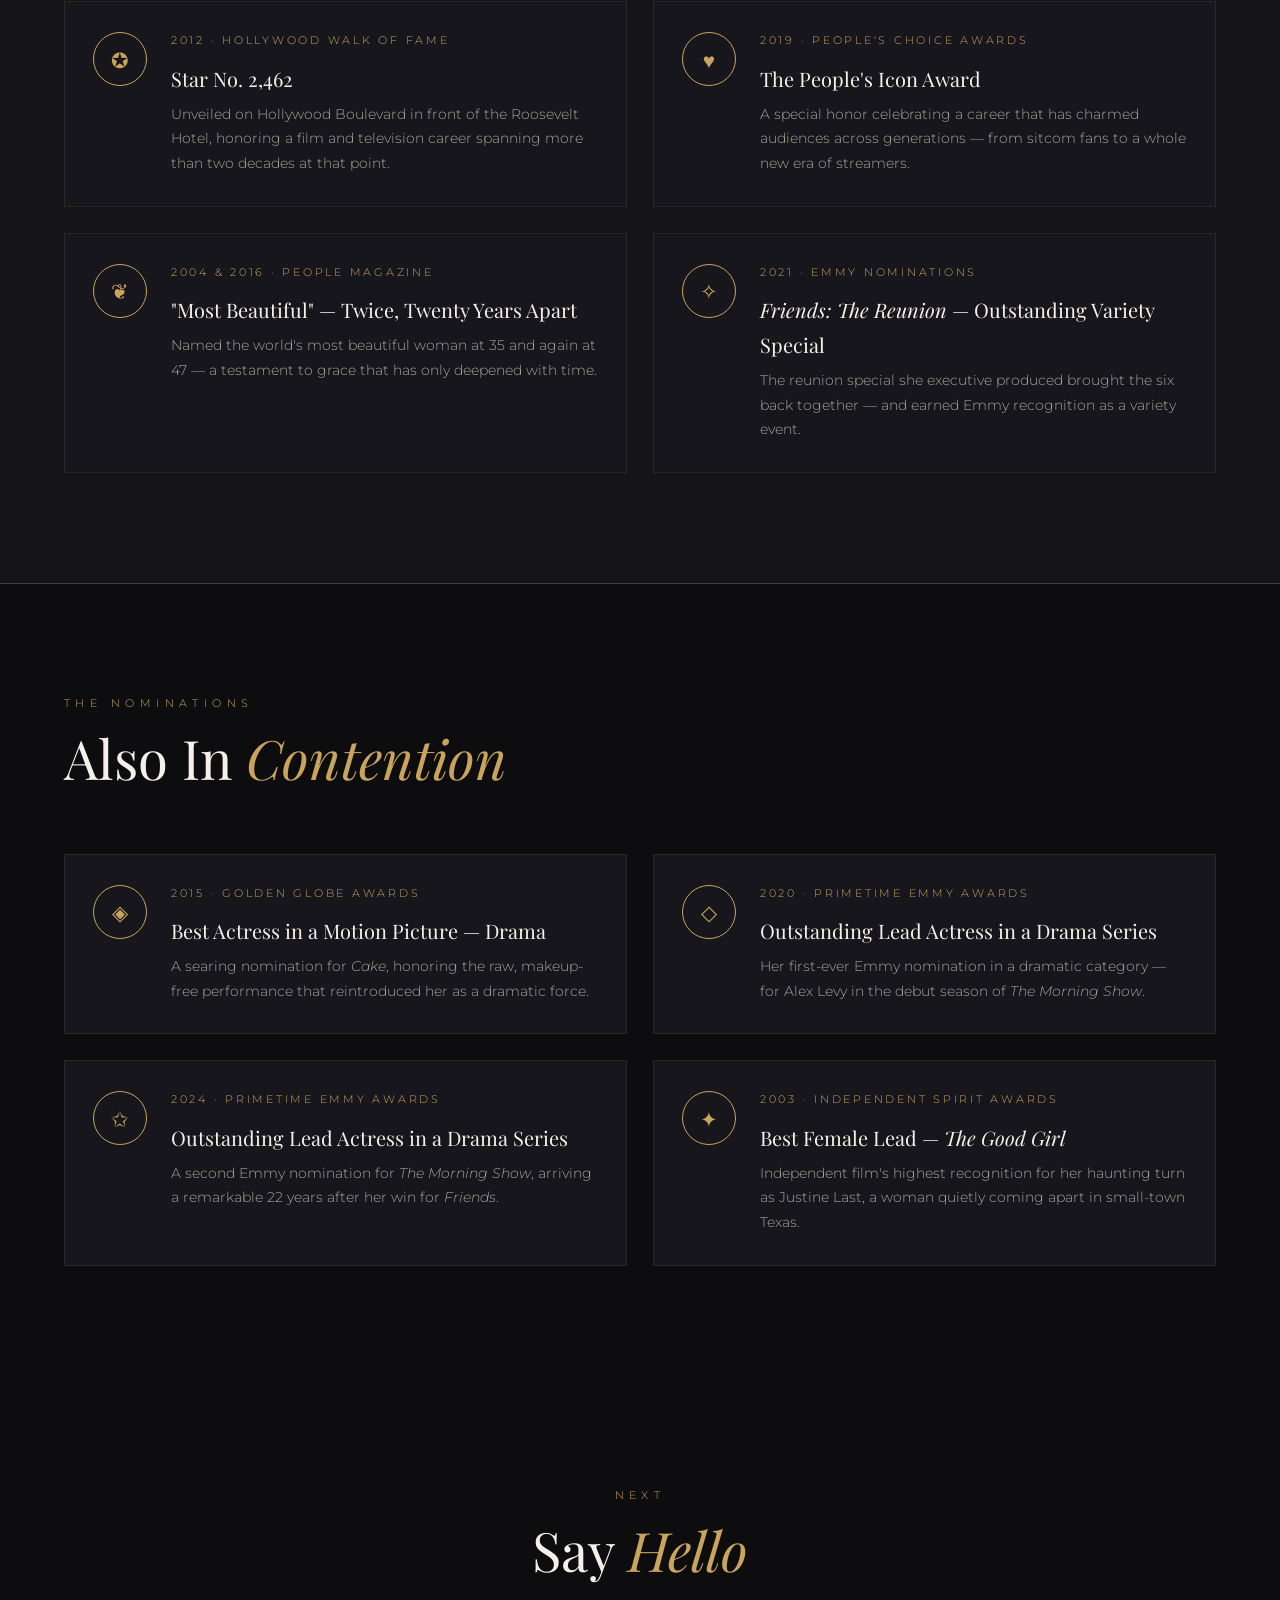
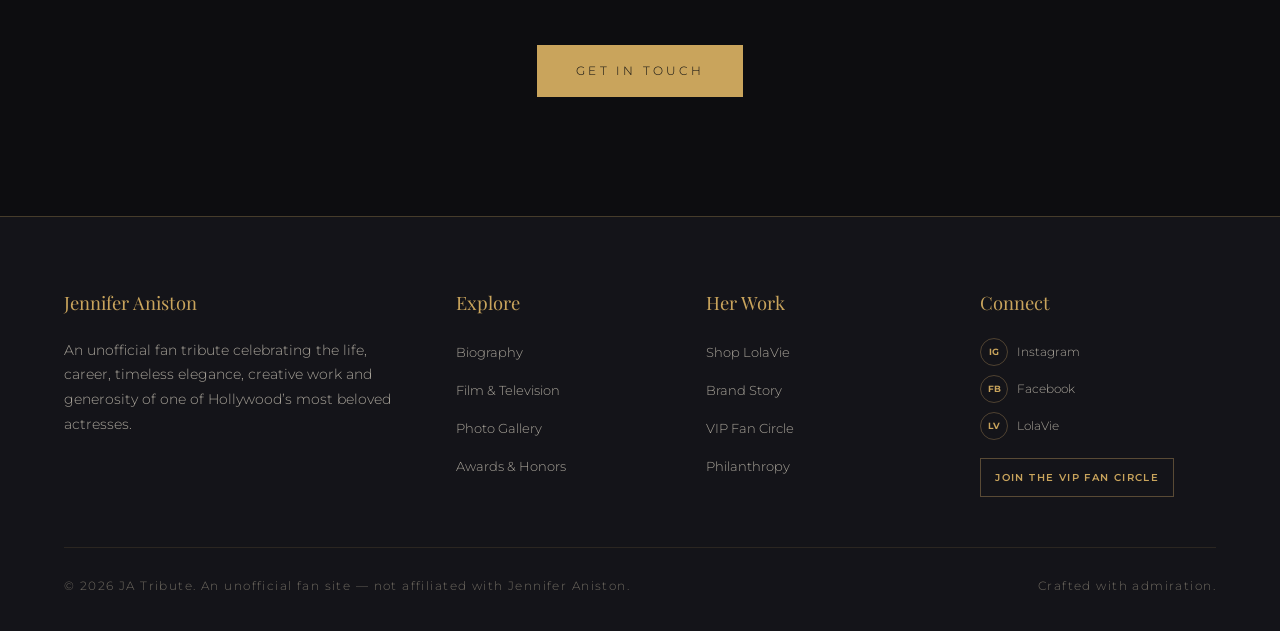
<file: awards.html>
<!DOCTYPE html>
<html lang="en">
<head>
<meta charset="UTF-8">
<meta name="viewport" content="width=device-width, initial-scale=1.0">
<title>Awards & Honors — Jennifer Aniston Tribute</title>
<meta name="description" content="Jennifer Aniston's awards: Emmy, Golden Globe, SAG Awards and the Hollywood Walk of Fame.">
<link rel="preconnect" href="https://fonts.googleapis.com">
<link href="https://fonts.googleapis.com/css2?family=Playfair+Display:ital,wght@0,400;0,600;1,400&family=Montserrat:wght@300;400;500&display=swap" rel="stylesheet">
<link rel="stylesheet" href="css/style.css">
</head>
<body>
<div id="preloader"><div class="mono">JA</div><div class="bar"><span></span></div><small>A Tribute</small></div>
<header>
  <a href="index.html" class="logo">JENNIFER <em>ANISTON</em></a>
  <button class="burger" aria-label="Open navigation" aria-controls="primary-nav" aria-expanded="false"><span></span><span></span><span></span></button>
  <nav id="primary-nav"><ul>
    <li><a href="index.html">Home</a></li>
    <li><a href="about.html">Biography</a></li>
    <li><a href="career.html">Career</a></li>
    <li class="nav-dropdown"><a href="brand.html" class="nav-parent">Brand</a><button class="nav-dropdown-toggle" type="button" aria-label="Show Brand links" aria-expanded="false"><span aria-hidden="true"></span></button><ul class="nav-submenu"><li><a href="brand.html">Brand Overview</a></li><li><a href="shop.html">Shop LolaVie</a></li></ul></li>
    <li><a href="philanthropy.html">Giving</a></li>
    <li><a href="gallery.html">Gallery</a></li>
    <li><a href="awards.html" class="active" aria-current="page">Awards</a></li>
    <li><a href="contact.html">Contact</a></li>
  </ul></nav>
</header>

<section class="banner" style="background-image:url('images/sag-2020.jpg');padding:0 5vw 70px">
  <div class="inner">
    <span class="kicker">Recognition</span>
    <h1>Awards &amp; <em style="color:var(--gold);font-style:italic">Honors</em></h1>
    <p>Emmys, Golden Globes, SAG Awards — and a permanent place on Hollywood Boulevard.</p>
  </div>
</section>

<section>
  <div class="container">
    <div class="sec-head reveal">
      <span class="kicker">The Wins</span>
      <h2>Milestone <em>Victories</em></h2>
    </div>
    <div class="award-grid">
      <div class="award reveal"><div class="icon">★</div><div>
        <span class="meta">2002 · Primetime Emmy Awards</span>
        <h3>Outstanding Lead Actress in a Comedy Series</h3>
        <p>For the tenth and final season of <em>Friends</em> — the culmination of a decade as Rachel Green, after four previous nominations.</p>
      </div></div>
      <div class="award reveal" data-delay="1"><div class="icon">◆</div><div>
        <span class="meta">2003 · Golden Globe Awards</span>
        <h3>Best Actress — Television Series, Musical or Comedy</h3>
        <p>The Hollywood Foreign Press honored her Rachel Green once more, in the year of the series' farewell.</p>
      </div></div>
      <div class="award reveal"><div class="icon">✦</div><div>
        <span class="meta">2020 · Screen Actors Guild Awards</span>
        <h3>Outstanding Female Actor in a Drama Series</h3>
        <p>For Alex Levy in <em>The Morning Show</em> — her first major dramatic acting prize, two decades after her comedy triumphs.</p>
      </div></div>
      <div class="award reveal" data-delay="1"><div class="icon">✺</div><div>
        <span class="meta">1996 · Screen Actors Guild Awards</span>
        <h3>Outstanding Ensemble in a Comedy Series</h3>
        <p>The six <em>Friends</em> — Aniston, Cox, Kudrow, LeBlanc, Perry and Schwimmer — won together, as it should be.</p>
      </div></div>
    </div>
  </div>
</section>

<section style="background:var(--bg-2);border-top:1px solid var(--line);border-bottom:1px solid var(--line)">
  <div class="container">
    <div class="sec-head reveal">
      <span class="kicker">Permanent Honors</span>
      <h2>A Place in <em>History</em></h2>
    </div>
    <div class="award-grid">
      <div class="award reveal"><div class="icon">✪</div><div>
        <span class="meta">2012 · Hollywood Walk of Fame</span>
        <h3>Star No. 2,462</h3>
        <p>Unveiled on Hollywood Boulevard in front of the Roosevelt Hotel, honoring a film and television career spanning more than two decades at that point.</p>
      </div></div>
      <div class="award reveal" data-delay="1"><div class="icon">♥</div><div>
        <span class="meta">2019 · People's Choice Awards</span>
        <h3>The People's Icon Award</h3>
        <p>A special honor celebrating a career that has charmed audiences across generations — from sitcom fans to a whole new era of streamers.</p>
      </div></div>
      <div class="award reveal"><div class="icon">❦</div><div>
        <span class="meta">2004 &amp; 2016 · People Magazine</span>
        <h3>"Most Beautiful" — Twice, Twenty Years Apart</h3>
        <p>Named the world's most beautiful woman at 35 and again at 47 — a testament to grace that has only deepened with time.</p>
      </div></div>
      <div class="award reveal" data-delay="1"><div class="icon">✧</div><div>
        <span class="meta">2021 · Emmy Nominations</span>
        <h3><em>Friends: The Reunion</em> — Outstanding Variety Special</h3>
        <p>The reunion special she executive produced brought the six back together — and earned Emmy recognition as a variety event.</p>
      </div></div>
    </div>
  </div>
</section>

<section>
  <div class="container">
    <div class="sec-head reveal">
      <span class="kicker">The Nominations</span>
      <h2>Also In <em>Contention</em></h2>
    </div>
    <div class="award-grid">
      <div class="award reveal"><div class="icon">◈</div><div>
        <span class="meta">2015 · Golden Globe Awards</span>
        <h3>Best Actress in a Motion Picture — Drama</h3>
        <p>A searing nomination for <em>Cake</em>, honoring the raw, makeup-free performance that reintroduced her as a dramatic force.</p>
      </div></div>
      <div class="award reveal" data-delay="1"><div class="icon">◇</div><div>
        <span class="meta">2020 · Primetime Emmy Awards</span>
        <h3>Outstanding Lead Actress in a Drama Series</h3>
        <p>Her first-ever Emmy nomination in a dramatic category — for Alex Levy in the debut season of <em>The Morning Show</em>.</p>
      </div></div>
      <div class="award reveal"><div class="icon">✩</div><div>
        <span class="meta">2024 · Primetime Emmy Awards</span>
        <h3>Outstanding Lead Actress in a Drama Series</h3>
        <p>A second Emmy nomination for <em>The Morning Show</em>, arriving a remarkable 22 years after her win for <em>Friends</em>.</p>
      </div></div>
      <div class="award reveal" data-delay="1"><div class="icon">✦</div><div>
        <span class="meta">2003 · Independent Spirit Awards</span>
        <h3>Best Female Lead — <em>The Good Girl</em></h3>
        <p>Independent film's highest recognition for her haunting turn as Justine Last, a woman quietly coming apart in small-town Texas.</p>
      </div></div>
    </div>
  </div>
</section>

<section class="center">
  <div class="container reveal">
    <div class="sec-head center">
      <span class="kicker">Next</span>
      <h2>Say <em>Hello</em></h2>
    </div>
    <a href="contact.html" class="btn solid">Get in Touch</a>
  </div>
</section>
<footer>
<div class="foot-grid">
  <div>
    <h4>Jennifer Aniston</h4>
    <p>An unofficial fan tribute celebrating the life, career, timeless elegance, creative work and generosity of one of Hollywood’s most beloved actresses.</p>
  </div>
  <div>
    <h4>Explore</h4>
    <ul>
      <li><a href="about.html">Biography</a></li>
      <li><a href="career.html">Film &amp; Television</a></li>
      <li><a href="gallery.html">Photo Gallery</a></li>
      <li><a href="awards.html">Awards &amp; Honors</a></li>
    </ul>
  </div>
  <div>
    <h4>Her Work</h4>
    <ul>
      <li><a href="shop.html">Shop LolaVie</a></li>
      <li><a href="brand.html">Brand Story</a></li>
      <li><a href="brand.html#vip">VIP Fan Circle</a></li>
      <li><a href="philanthropy.html">Philanthropy</a></li>
    </ul>
  </div>
  <div class="foot-social">
    <h4>Connect</h4>
    <div class="foot-social-links">
      <a href="https://www.instagram.com/jenniferaniston/" target="_blank" rel="noopener noreferrer"><span>IG</span> Instagram</a>
      <a href="https://www.facebook.com/JenniferAniston/" target="_blank" rel="noopener noreferrer"><span>FB</span> Facebook</a>
      <a href="https://www.instagram.com/lolavie/" target="_blank" rel="noopener noreferrer"><span>LV</span> LolaVie</a>
    </div>
    <a class="foot-vip" href="brand.html#vip">Join the VIP Fan Circle</a>
  </div>
</div>
  <div class="foot-bottom">
    <span>© <span id="year"></span> JA Tribute. An unofficial fan site — not affiliated with Jennifer Aniston.</span>
    <span>Crafted with admiration.</span>
  </div>
</footer>
<button id="toTop" aria-label="Back to top">↑</button>
<script src="js/main.js"></script>
</body>
</html>
</file>
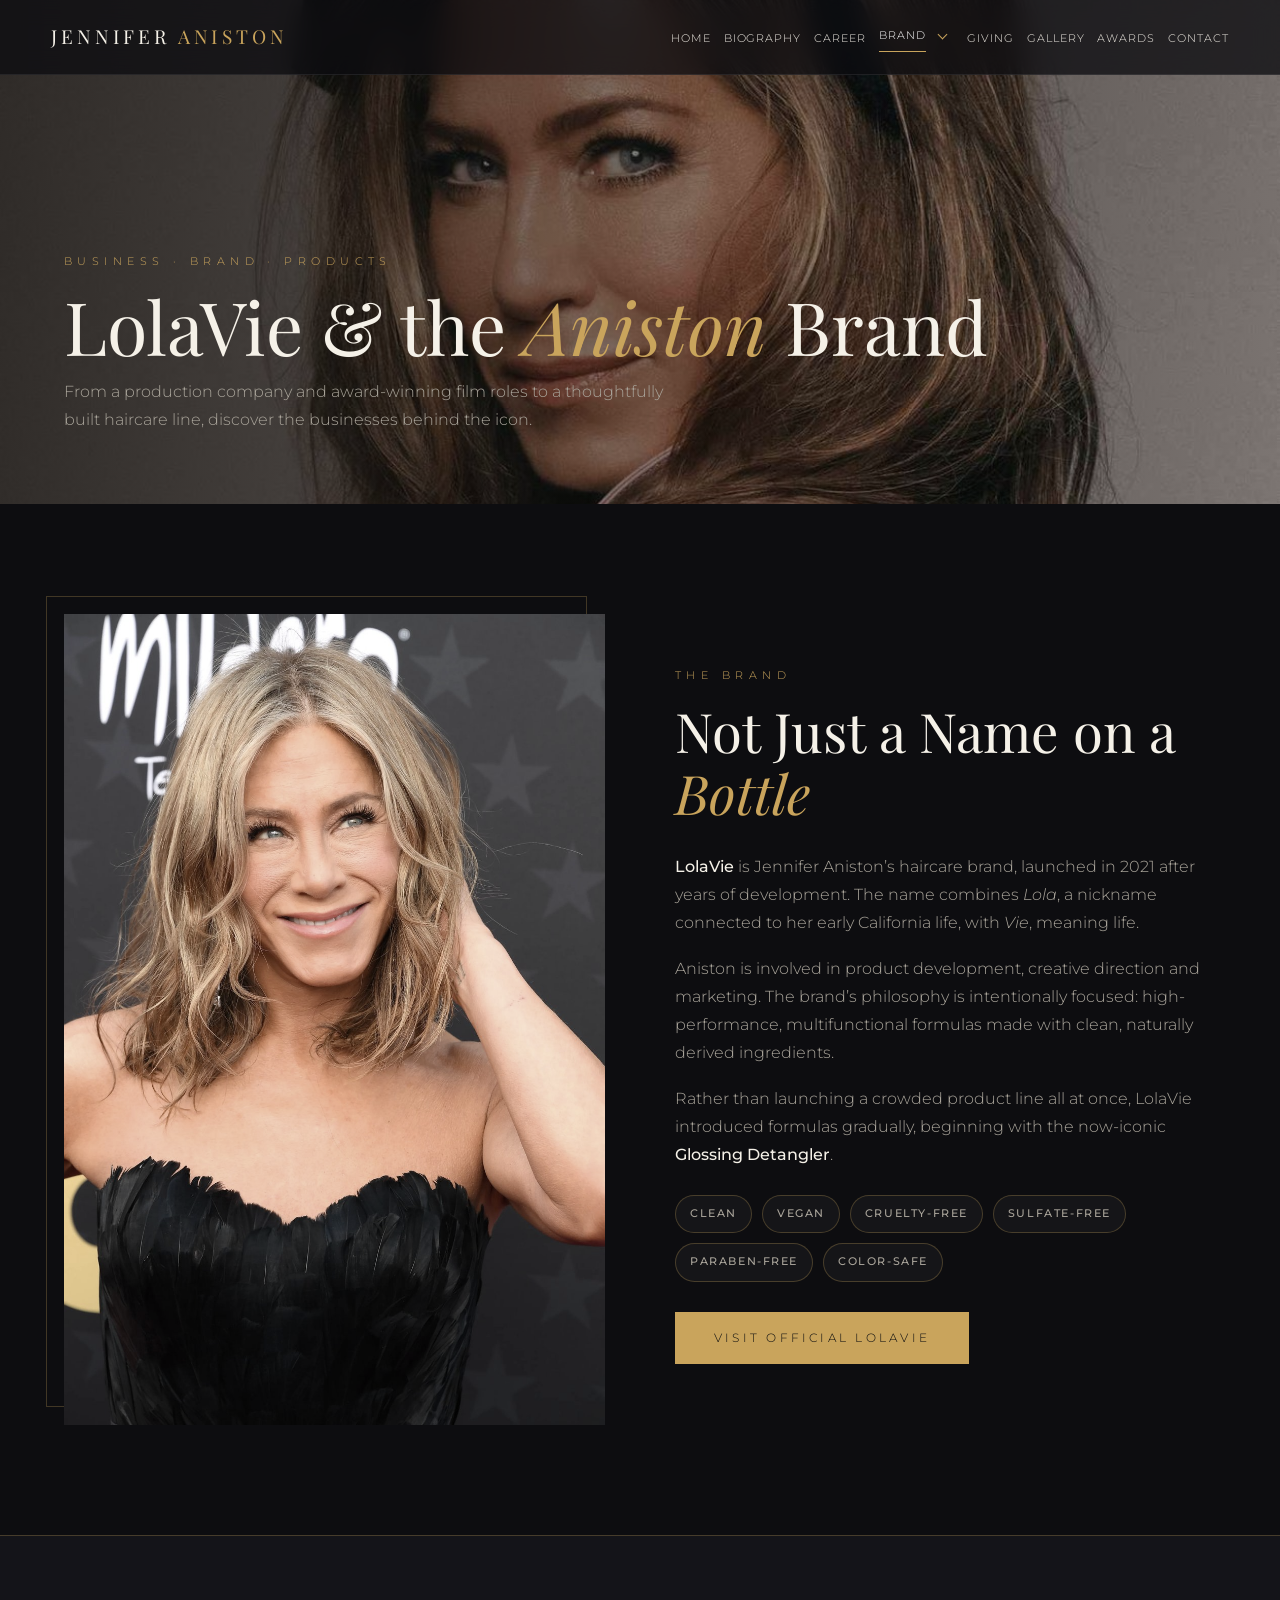
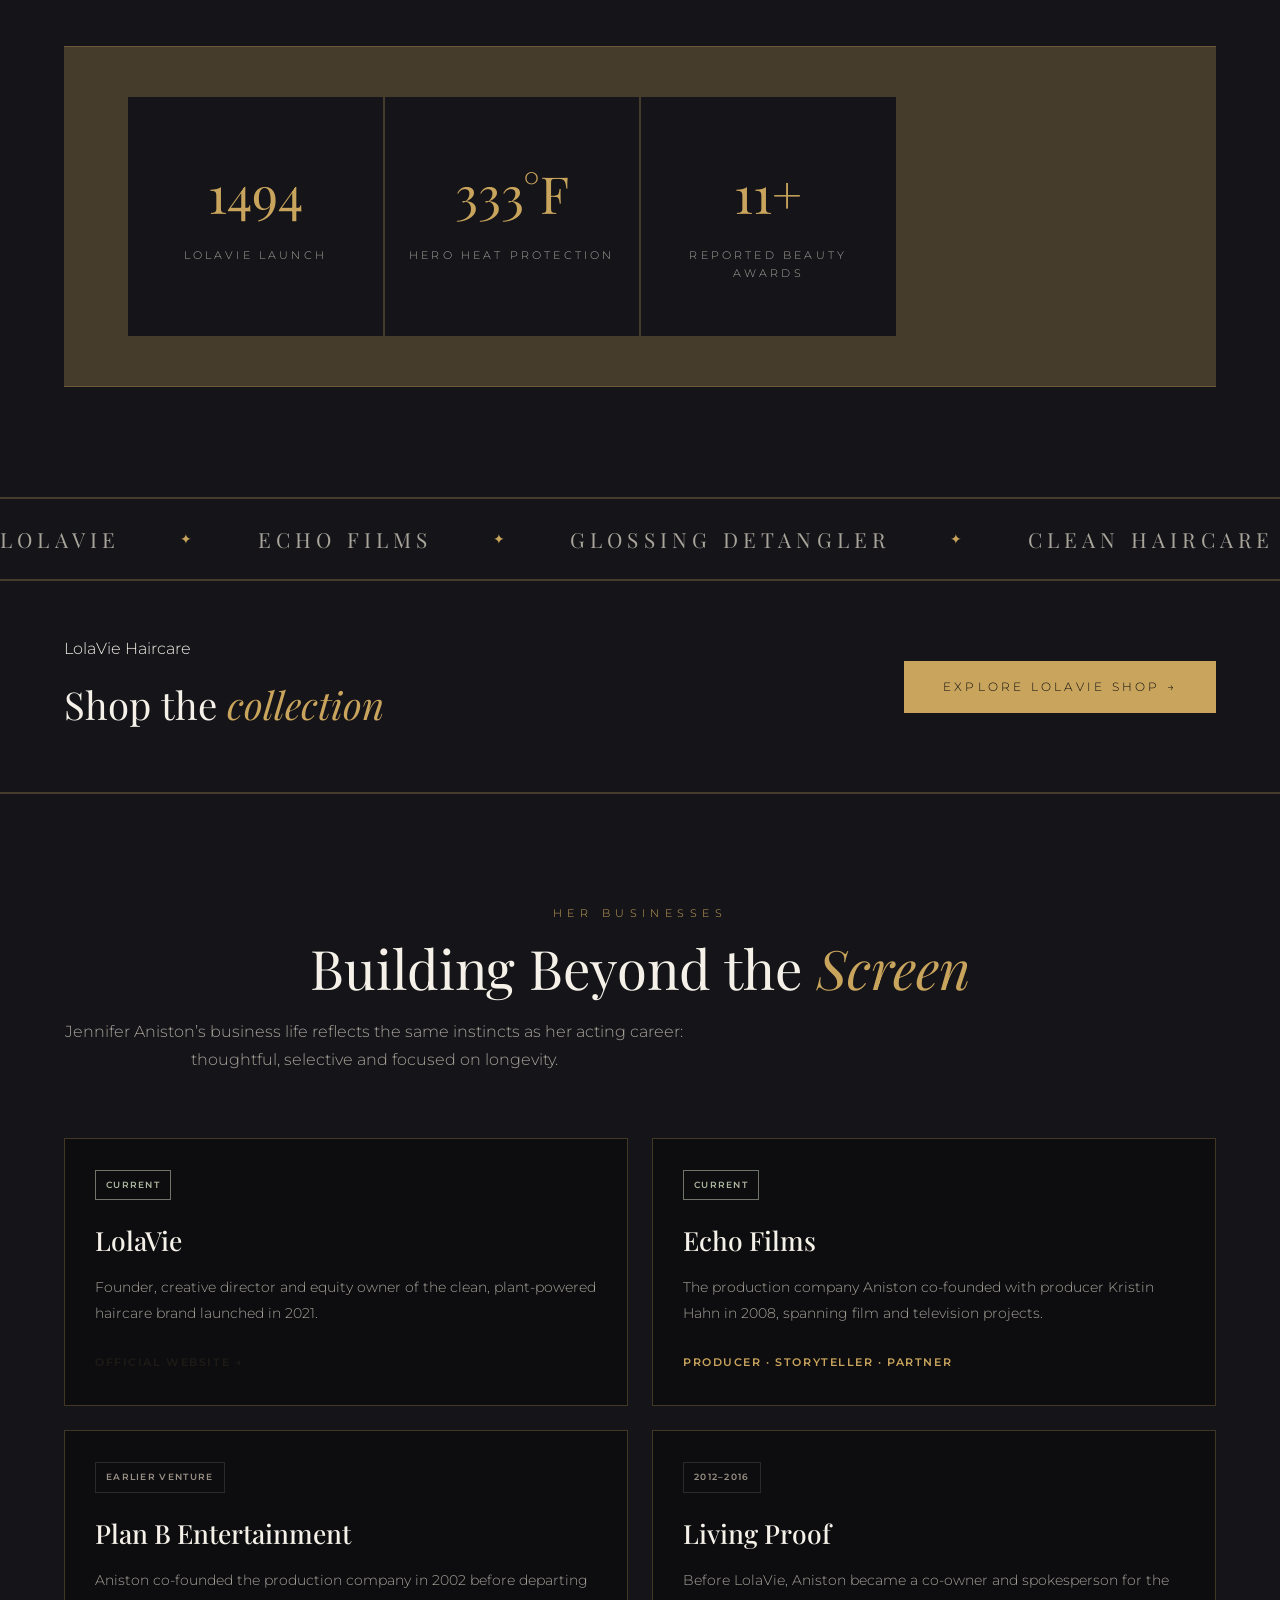
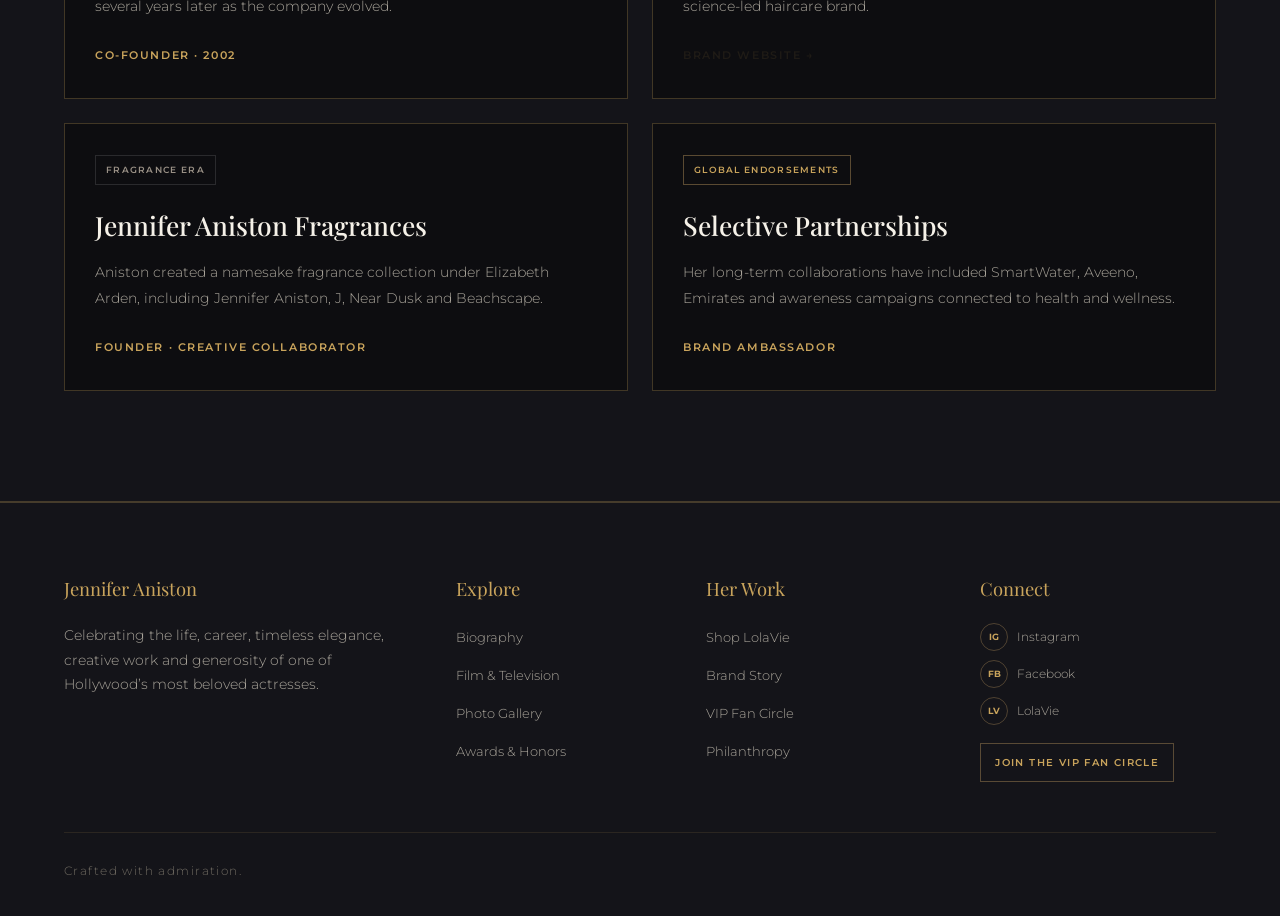
<file: brand.html>
<!DOCTYPE html>
<html lang="en">
<head>
<meta charset="UTF-8">
<meta name="viewport" content="width=device-width, initial-scale=1.0">
<title>Brand & Business — Jennifer Aniston Tribute</title>
<meta name="description" content="Explore Jennifer Aniston's LolaVie haircare brand, Echo Films, business ventures, social profiles and VIP fan community.">
<link rel="preconnect" href="https://fonts.googleapis.com">
<link href="https://fonts.googleapis.com/css2?family=Playfair+Display:ital,wght@0,400;0,600;1,400&family=Montserrat:wght@300;400;500&display=swap" rel="stylesheet">
<link rel="stylesheet" href="css/style.css">
</head>
<body>
<div id="preloader"><div class="mono">JA</div><div class="bar"><span></span></div><small>A Tribute</small></div>
<header>
  <a href="index.html" class="logo">JENNIFER <em>ANISTON</em></a>
  <button class="burger" aria-label="Open navigation" aria-controls="primary-nav" aria-expanded="false"><span></span><span></span><span></span></button>
  <nav id="primary-nav"><ul>
    <li><a href="index.html">Home</a></li>
    <li><a href="about.html">Biography</a></li>
    <li><a href="career.html">Career</a></li>
    <li class="nav-dropdown"><a href="brand.html" class="nav-parent active">Brand</a><button class="nav-dropdown-toggle" type="button" aria-label="Show Brand links" aria-expanded="false"><span aria-hidden="true"></span></button><ul class="nav-submenu"><li><a href="brand.html" class="active" aria-current="page">Brand Overview</a></li><li><a href="shop.html">Shop LolaVie</a></li></ul></li>
    <li><a href="philanthropy.html">Giving</a></li>
    <li><a href="gallery.html">Gallery</a></li>
    <li><a href="awards.html">Awards</a></li>
    <li><a href="contact.html">Contact</a></li>
  </ul></nav>
</header>

<section class="banner brand-banner" style="background-image:url('images/photoshoot-bow.jpg');padding:0 5vw 70px">
  <div class="inner">
    <span class="kicker">Business · Brand · Products</span>
    <h1>LolaVie &amp; the <em style="color:var(--gold);font-style:italic">Aniston</em> Brand</h1>
    <p>From a production company and award-winning film roles to a thoughtfully built haircare line, discover the businesses behind the icon.</p>
  </div>
</section>

<section>
  <div class="container split">
    <div class="frame reveal">
      <img src="images/vogue-portrait.jpg" alt="Jennifer Aniston editorial portrait">
    </div>
    <div class="reveal" data-delay="1">
      <div class="sec-head" style="margin-bottom:28px">
        <span class="kicker">The Brand</span>
        <h2>Not Just a Name on a <em>Bottle</em></h2>
      </div>
      <p><strong>LolaVie</strong> is Jennifer Aniston’s haircare brand, launched in 2021 after years of development. The name combines <em>Lola</em>, a nickname connected to her early California life, with <em>Vie</em>, meaning life.</p>
      <p>Aniston is involved in product development, creative direction and marketing. The brand’s philosophy is intentionally focused: high-performance, multifunctional formulas made with clean, naturally derived ingredients.</p>
      <p>Rather than launching a crowded product line all at once, LolaVie introduced formulas gradually, beginning with the now-iconic <strong>Glossing Detangler</strong>.</p>

      <div class="brand-pill-grid">
        <span>Clean</span>
        <span>Vegan</span>
        <span>Cruelty-Free</span>
        <span>Sulfate-Free</span>
        <span>Paraben-Free</span>
        <span>Color-Safe</span>
      </div>

      <div style="margin-top:30px">
        <a href="https://www.lolavie.com/" target="_blank" rel="noopener noreferrer" class="btn solid">Visit Official LolaVie</a>
      </div>
    </div>
  </div>
</section>

<section style="background:var(--bg-2);border-top:1px solid var(--line);border-bottom:1px solid var(--line)">
  <div class="stats brand-stats">
    <div class="stat reveal"><div class="num" data-count="2021">0</div><div class="lbl">LolaVie Launch</div></div>
    <div class="stat reveal" data-delay="1"><div class="num" data-count="450" data-suffix="°F">0</div><div class="lbl">Hero Heat Protection</div></div>
    <div class="stat reveal" data-delay="2"><div class="num" data-count="15" data-suffix="+">0</div><div class="lbl">Reported Beauty Awards</div></div>
  </div>
</section>

<div class="marquee"><div class="marquee-track">
  <span>LolaVie</span><span>Echo Films</span><span>Glossing Detangler</span><span>Clean Haircare</span><span>Vegan</span><span>Cruelty-Free</span><span>Founder &amp; Creative Director</span>
  <span>LolaVie</span><span>Echo Films</span><span>Glossing Detangler</span><span>Clean Haircare</span><span>Vegan</span><span>Cruelty-Free</span><span>Founder &amp; Creative Director</span>
</div></div>

<section class="shop-promo">
  <div class="container shop-promo-inner reveal">
    <div><span class="kicker">LolaVie Haircare</span><h2>Shop the <em>collection</em></h2></div>
    <a href="shop.html" class="btn solid">Explore LolaVie Shop <span aria-hidden="true">→</span></a>
  </div>
</section>

<!-- ================= BUSINESSES ================= -->
<section style="background:var(--bg-2);border-top:1px solid var(--line);border-bottom:1px solid var(--line)">
  <div class="container">
    <div class="sec-head center reveal">
      <span class="kicker">Her Businesses</span>
      <h2>Building Beyond the <em>Screen</em></h2>
      <p>Jennifer Aniston’s business life reflects the same instincts as her acting career: thoughtful, selective and focused on longevity.</p>
    </div>

    <div class="business-grid">
      <article class="business-card reveal">
        <span class="business-status current">Current</span>
        <h3>LolaVie</h3>
        <p>Founder, creative director and equity owner of the clean, plant-powered haircare brand launched in 2021.</p>
        <a class="business-link" href="https://www.lolavie.com/" target="_blank" rel="noopener noreferrer">Official Website →</a>
      </article>

      <article class="business-card reveal" data-delay="1">
        <span class="business-status current">Current</span>
        <h3>Echo Films</h3>
        <p>The production company Aniston co-founded with producer Kristin Hahn in 2008, spanning film and television projects.</p>
        <span class="business-link muted">Producer · Storyteller · Partner</span>
      </article>

      <article class="business-card reveal">
        <span class="business-status past">Earlier Venture</span>
        <h3>Plan B Entertainment</h3>
        <p>Aniston co-founded the production company in 2002 before departing several years later as the company evolved.</p>
        <span class="business-link muted">Co-Founder · 2002</span>
      </article>

      <article class="business-card reveal" data-delay="1">
        <span class="business-status past">2012–2016</span>
        <h3>Living Proof</h3>
        <p>Before LolaVie, Aniston became a co-owner and spokesperson for the science-led haircare brand.</p>
        <a class="business-link" href="https://www.livingproof.com/" target="_blank" rel="noopener noreferrer">Brand Website →</a>
      </article>

      <article class="business-card reveal">
        <span class="business-status past">Fragrance Era</span>
        <h3>Jennifer Aniston Fragrances</h3>
        <p>Aniston created a namesake fragrance collection under Elizabeth Arden, including Jennifer Aniston, J, Near Dusk and Beachscape.</p>
        <span class="business-link muted">Founder · Creative Collaborator</span>
      </article>

      <article class="business-card reveal" data-delay="1">
        <span class="business-status">Global Endorsements</span>
        <h3>Selective Partnerships</h3>
        <p>Her long-term collaborations have included SmartWater, Aveeno, Emirates and awareness campaigns connected to health and wellness.</p>
        <span class="business-link muted">Brand Ambassador</span>
      </article>
    </div>
  </div>
</section>

<!-- ================= SOCIAL PROFILES ================= -->
<!-- <section>
  <div class="container">
    <div class="sec-head center reveal">
      <span class="kicker">Official Profiles</span>
      <h2>Follow the <em>Real</em> Jennifer</h2>
      <p>Bookmark these verified or historically connected profiles—and be cautious of impersonator accounts.</p>
    </div>

    <div class="social-grid">
      <a class="social-card reveal" href="https://www.instagram.com/jenniferaniston/" target="_blank" rel="noopener noreferrer">
        <span class="social-icon">IG</span>
        <div>
          <h3>Instagram</h3>
          <p>@jenniferaniston</p>
          <span class="profile-status active">Official · Primary</span>
        </div>
      </a>

      <a class="social-card reveal" data-delay="1" href="https://www.facebook.com/JenniferAniston/" target="_blank" rel="noopener noreferrer">
        <span class="social-icon">FB</span>
        <div>
          <h3>Facebook</h3>
          <p>Jennifer Aniston</p>
          <span class="profile-status active">Official Page</span>
        </div>
      </a>

      <a class="social-card reveal" data-delay="2" href="https://x.com/officialaniston" target="_blank" rel="noopener noreferrer">
        <span class="social-icon">X</span>
        <div>
          <h3>X</h3>
          <p>@officialaniston</p>
          <span class="profile-status dormant">Legacy · Dormant</span>
        </div>
      </a>

      <a class="social-card reveal" data-delay="3" href="https://www.instagram.com/lolavie/" target="_blank" rel="noopener noreferrer">
        <span class="social-icon">LV</span>
        <div>
          <h3>LolaVie Instagram</h3>
          <p>@lolavie</p>
          <span class="profile-status active">Brand Official</span>
        </div>
      </a>
    </div>

    <p class="profile-note reveal">Jennifer is not currently known to maintain an active official X presence. The X link above is treated as a legacy archive link; always look for verification and cross-links from Instagram or the official brand site.</p>
  </div>
</section> -->

<!-- ================= VIP FAN CIRCLE ================= -->
<!-- <section class="vip-wrap" id="vip">
  <div class="container">
    <div class="vip-panel reveal">
      <div class="vip-copy">
        <span class="kicker">VIP Fan Circle</span>
        <h2>Join the <em>Inner Circle</em></h2>
        <p>Sign up for a fan-community experience celebrating Jennifer’s films, television work, style, business journey and philanthropic causes.</p>

        <div class="perk-grid">
          <div><span>✓</span> Career retrospectives</div>
          <div><span>✓</span> LolaVie product updates</div>
          <div><span>✓</span> Philanthropy spotlights</div>
          <div><span>✓</span> Gallery exclusives</div>
        </div>

        <p class="form-note">This static-site signup stores your details in your browser as a demonstration. Connect the form to your email platform before launching a real fan list.</p>
      </div>

      <form id="vipForm" class="vip-form" novalidate>
        <div class="field">
          <label for="vip-name">Full Name</label>
          <input type="text" id="vip-name" name="vip-name" placeholder="Rachel Green" required>
        </div>

        <div class="field">
          <label for="vip-email">Email Address</label>
          <input type="email" id="vip-email" name="vip-email" placeholder="you@example.com" required>
        </div>

        <div class="field">
          <label for="vip-favorite">Favorite Side of Jennifer</label>
          <select id="vip-favorite" name="vip-favorite">
            <option>Friends &amp; Rachel Green</option>
            <option>The Morning Show &amp; Alex Levy</option>
            <option>Film performances</option>
            <option>LolaVie &amp; entrepreneurship</option>
            <option>Philanthropy</option>
            <option>All of the above</option>
          </select>
        </div>

        <label class="check">
          <input type="checkbox" id="vip-agree" required>
          <span>I agree to receive fan-community updates and understand this demo does not send real emails yet.</span>
        </label>

        <button type="submit" class="btn solid">Join the VIP Fan Circle</button>
        <div class="form-msg" aria-live="polite"></div>
      </form>
    </div>
  </div>
</section> -->

<footer>
  <div class="foot-grid">
    <div>
      <h4>Jennifer Aniston</h4>
      <p> Celebrating the life, career, timeless elegance, creative work and generosity of one of Hollywood’s most beloved actresses.</p>
    </div>
    <div>
      <h4>Explore</h4>
      <ul>
        <li><a href="about.html">Biography</a></li>
        <li><a href="career.html">Film &amp; Television</a></li>
        <li><a href="gallery.html">Photo Gallery</a></li>
        <li><a href="awards.html">Awards &amp; Honors</a></li>
      </ul>
    </div>
    <div>
      <h4>Her Work</h4>
      <ul>
        <li><a href="shop.html">Shop LolaVie</a></li>
        <li><a href="brand.html">Brand Story</a></li>
        <li><a href="brand.html#vip">VIP Fan Circle</a></li>
        <li><a href="philanthropy.html">Philanthropy</a></li>
      </ul>
    </div>
    <div class="foot-social">
      <h4>Connect</h4>
      <div class="foot-social-links">
        <a href="https://www.instagram.com/jenniferaniston/" target="_blank" rel="noopener noreferrer"><span>IG</span> Instagram</a>
        <a href="https://www.facebook.com/JenniferAniston/" target="_blank" rel="noopener noreferrer"><span>FB</span> Facebook</a>
        <a href="https://www.instagram.com/lolavie/" target="_blank" rel="noopener noreferrer"><span>LV</span> LolaVie</a>
      </div>
      <a class="foot-vip" href="brand.html#vip">Join the VIP Fan Circle</a>
    </div>
  </div>
  <div class="foot-bottom">
   
    <span>Crafted with admiration.</span>
  </div>
</footer>

<button id="toTop" aria-label="Back to top">↑</button>
<script src="js/main.js"></script>
<!-- Smartsupp Live Chat script -->
<script type="text/javascript">
var _smartsupp = _smartsupp || {};
_smartsupp.key = 'bcdfde1995f0a2264aba8d6f1db11af759a7a715';
window.smartsupp||(function(d) {
  var s,c,o=smartsupp=function(){ o._.push(arguments)};o._=[];
  s=d.getElementsByTagName('script')[0];c=d.createElement('script');
  c.type='text/javascript';c.charset='utf-8';c.async=true;
  c.src='https://www.smartsuppchat.com/loader.js?';s.parentNode.insertBefore(c,s);
})(document);
</script>
<noscript>Powered by <a href="https://www.smartsupp.com" target="_blank">Smartsupp</a></noscript>

</body>
</html>
</file>
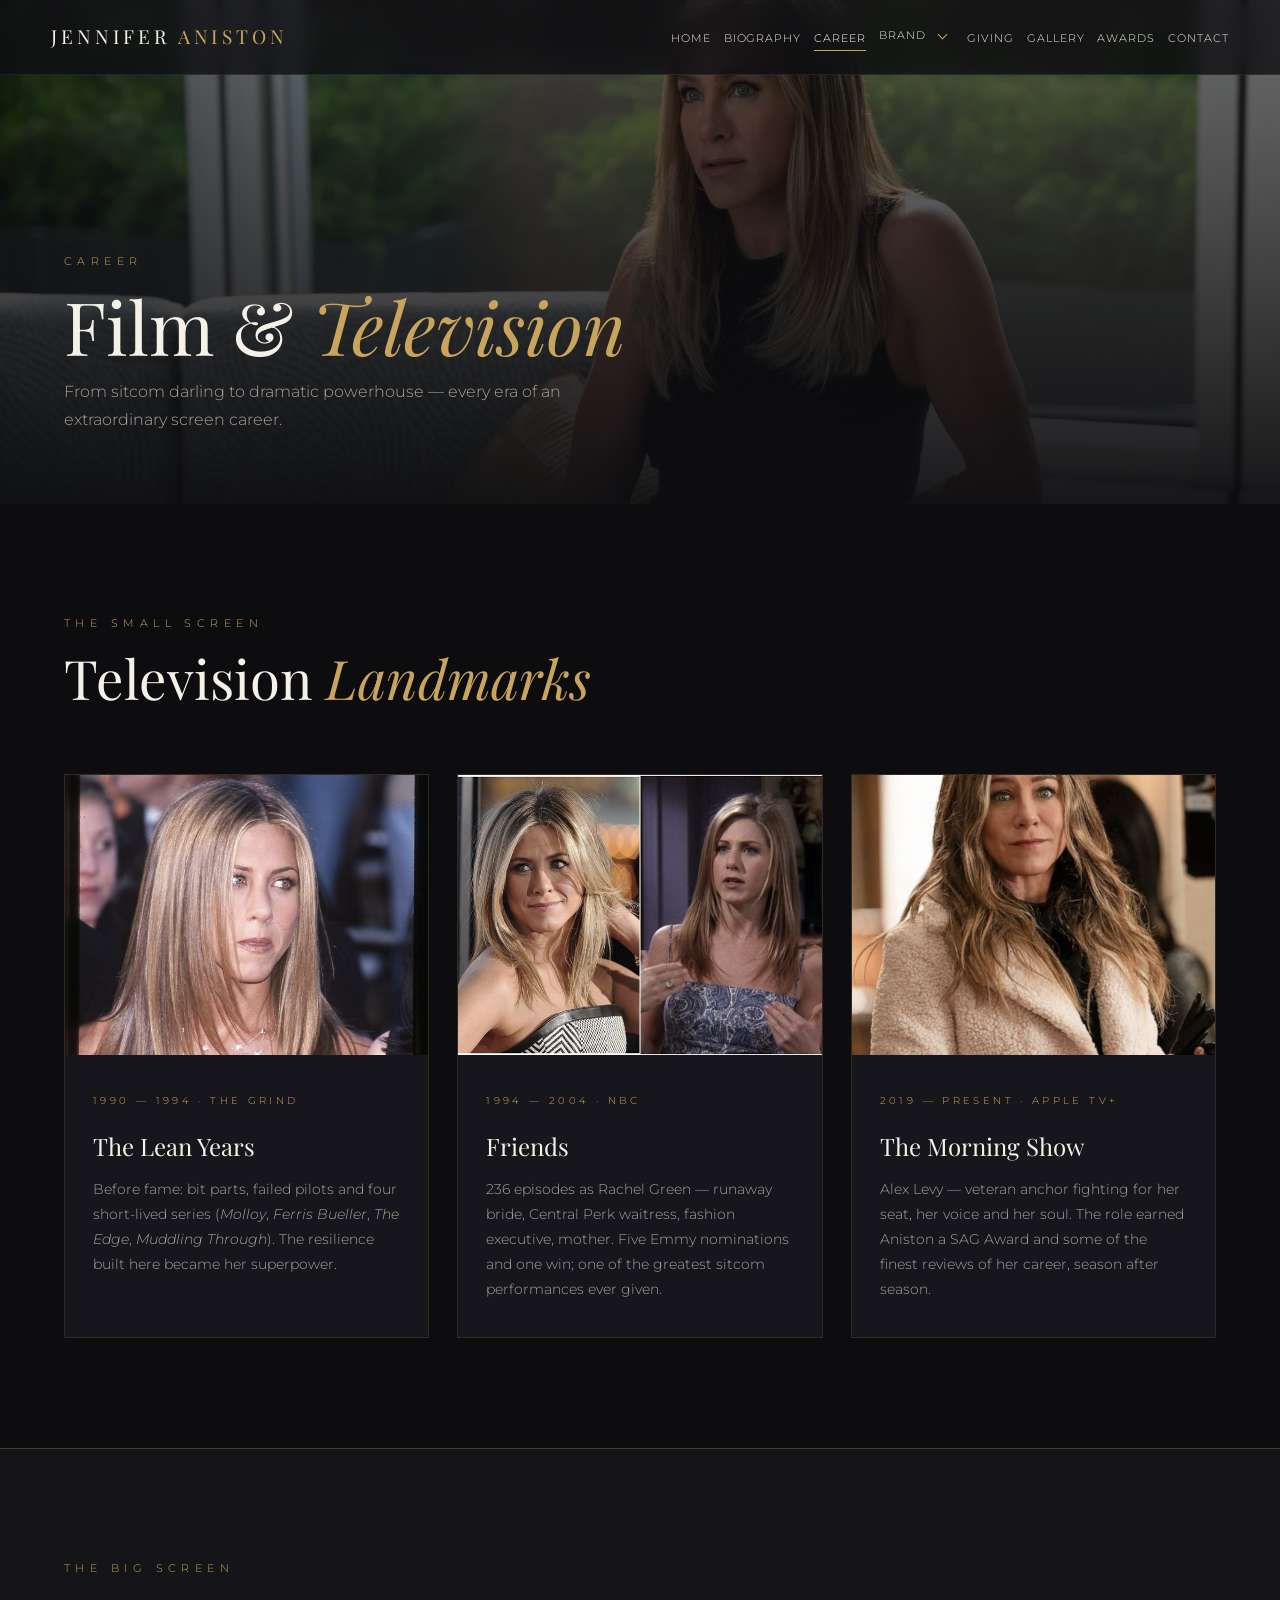
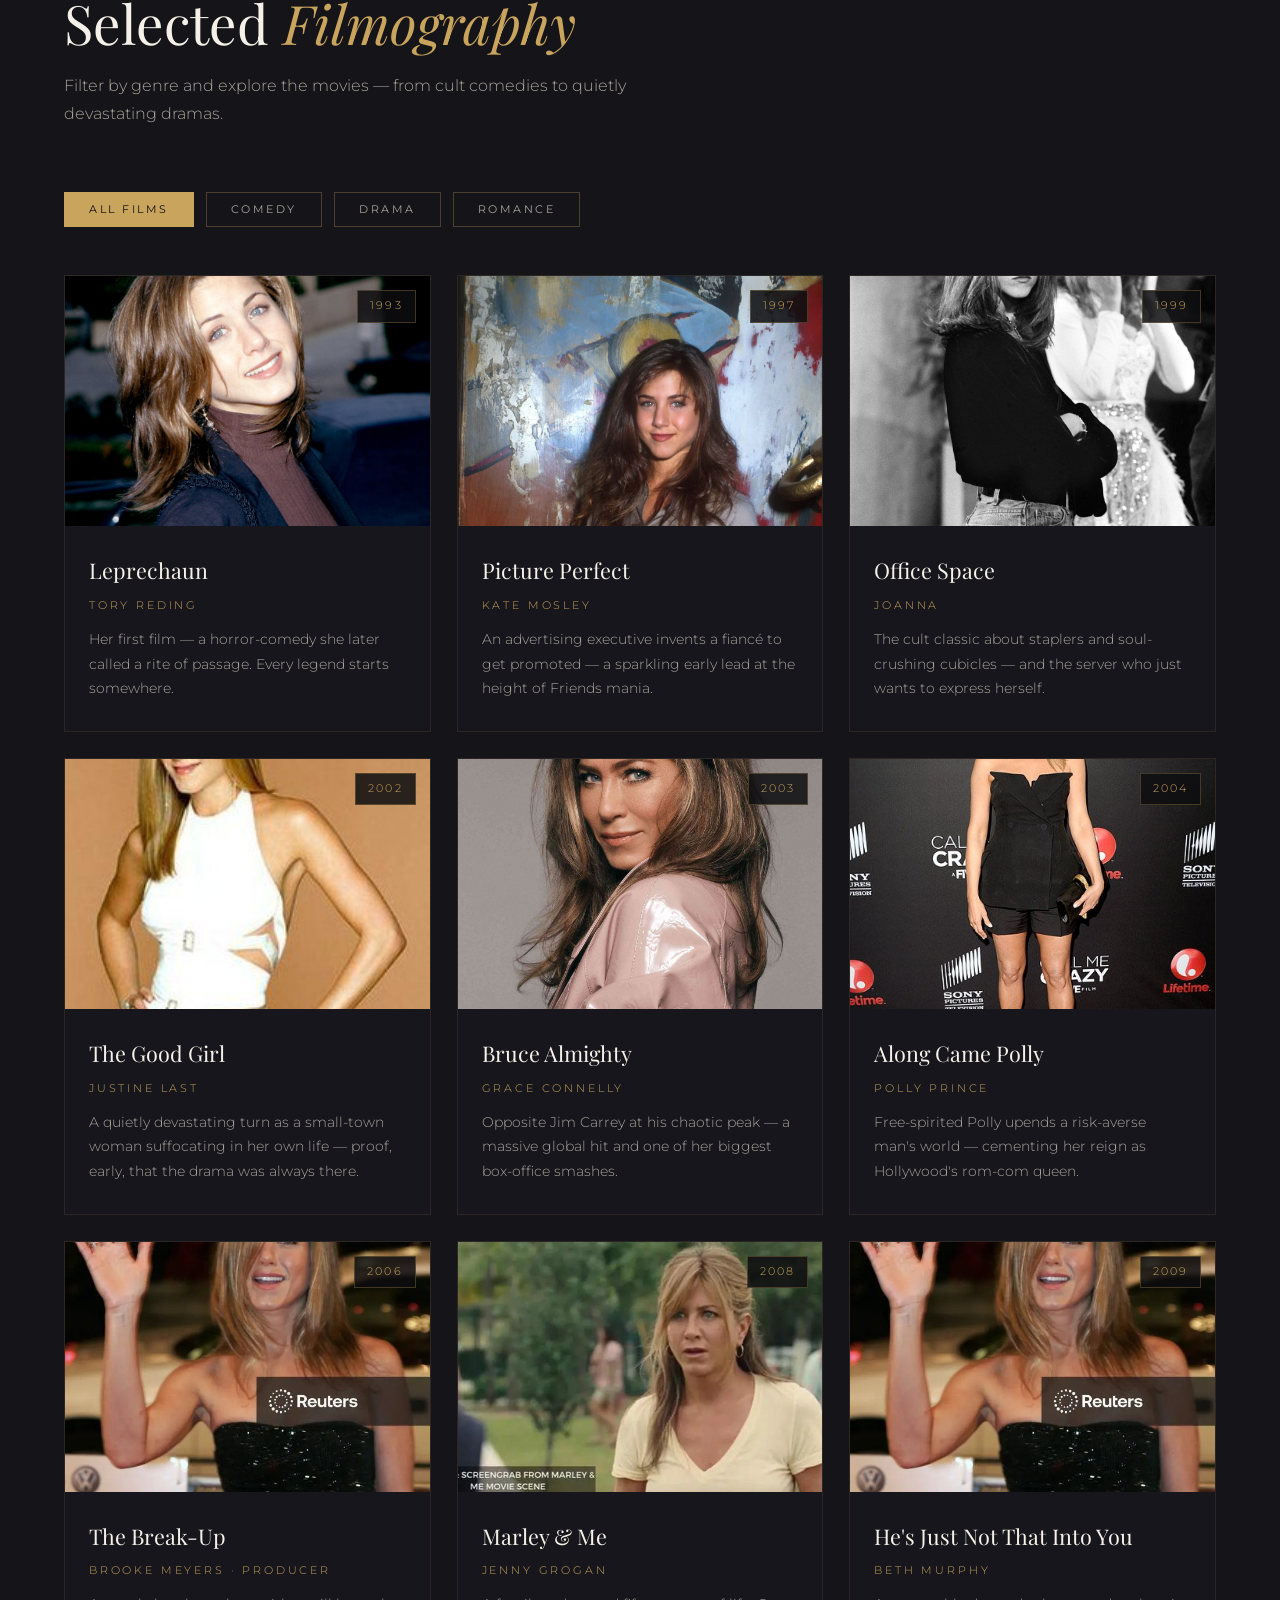
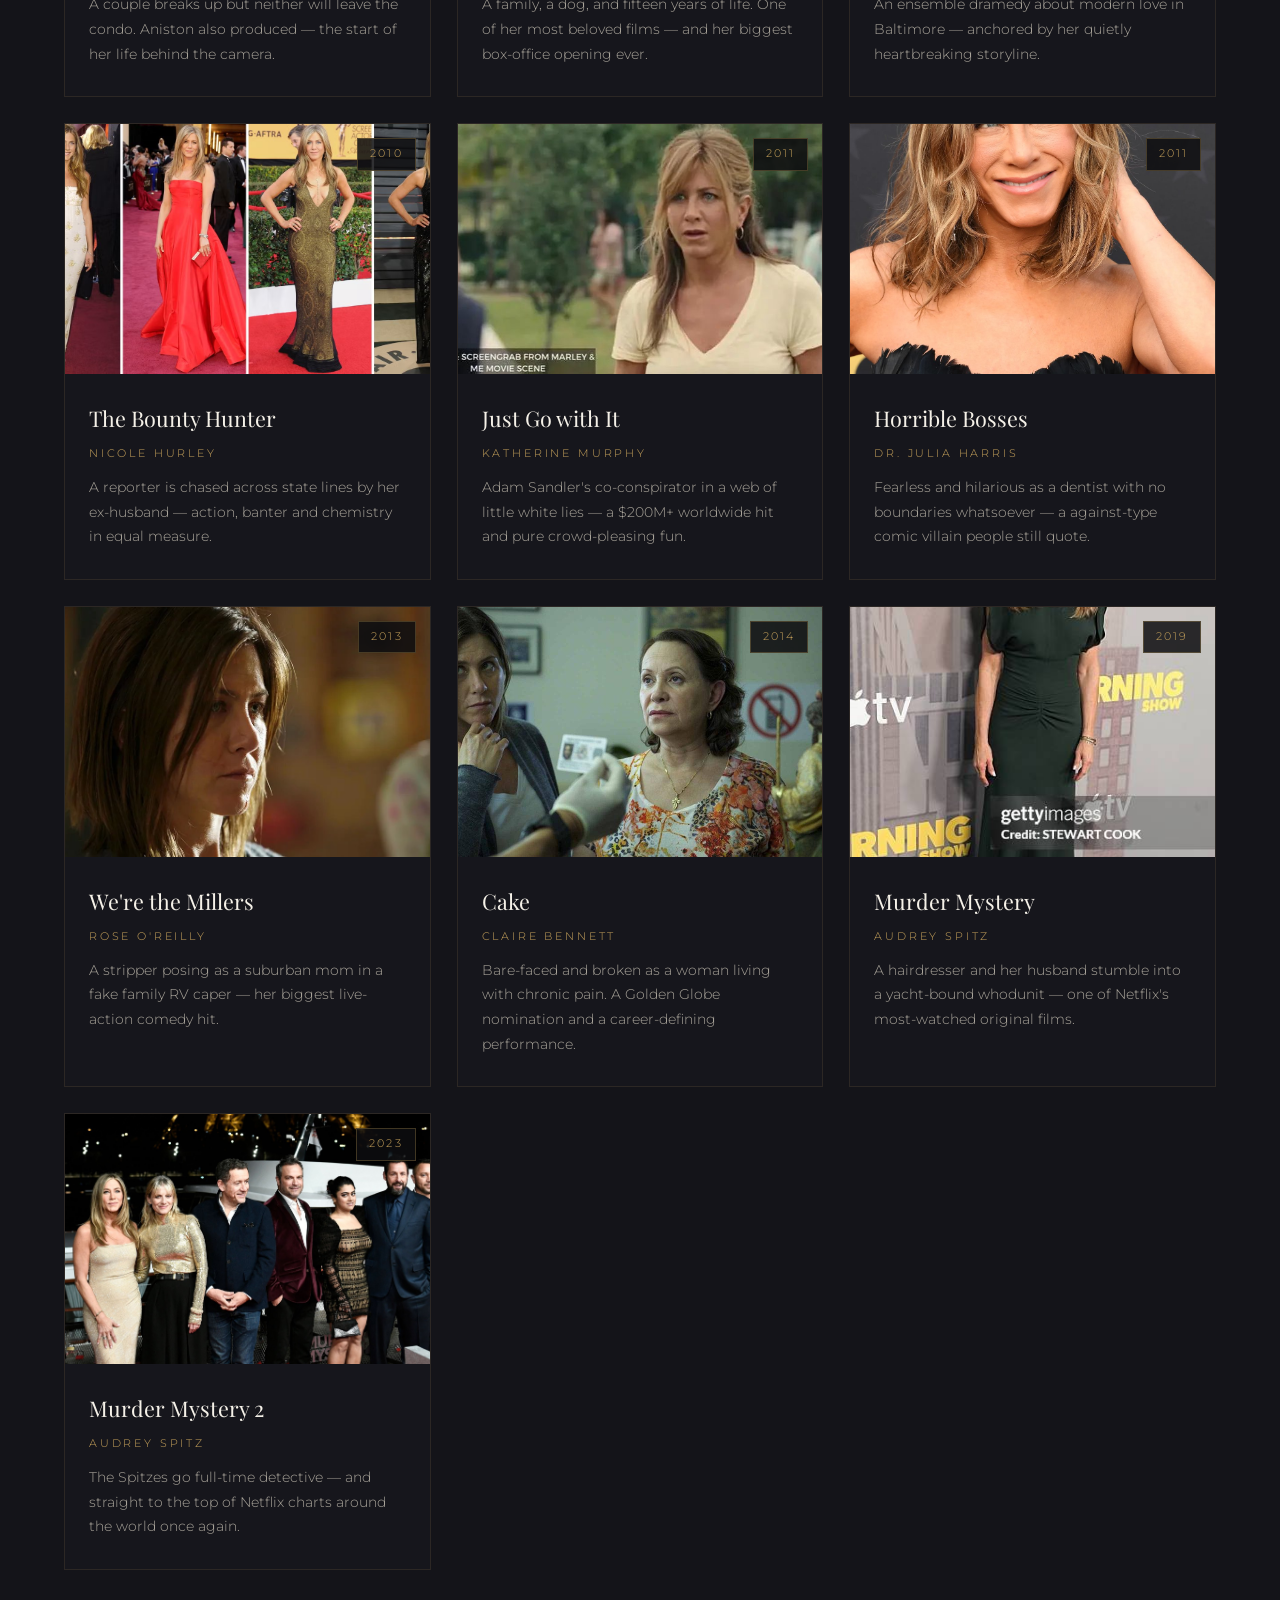
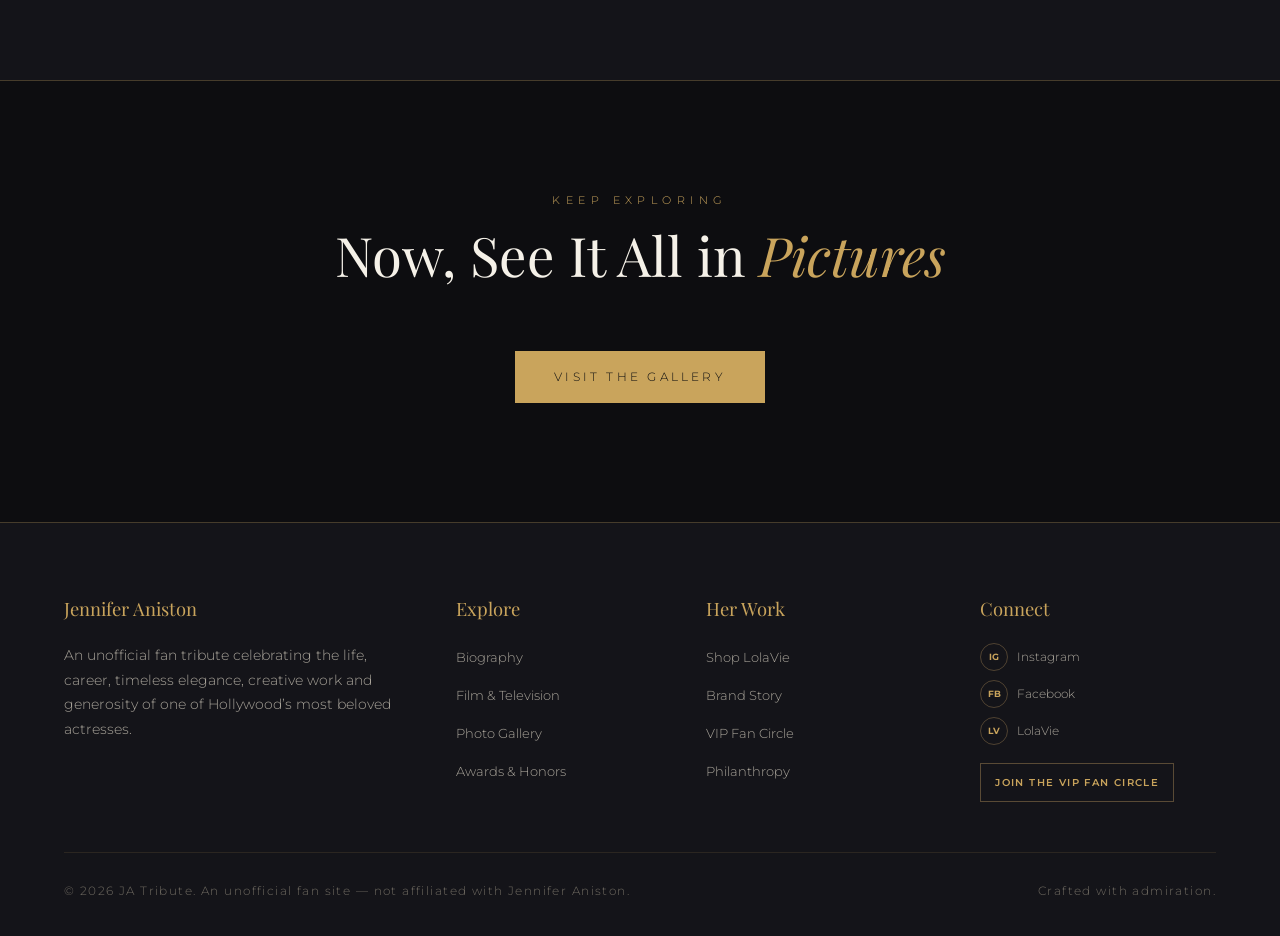
<file: career.html>
<!DOCTYPE html>
<html lang="en">
<head>
<meta charset="UTF-8">
<meta name="viewport" content="width=device-width, initial-scale=1.0">
<title>Career — Films & Television | Jennifer Aniston Tribute</title>
<meta name="description" content="Jennifer Aniston's complete filmography: Friends, The Morning Show, and her movie career.">
<link rel="preconnect" href="https://fonts.googleapis.com">
<link href="https://fonts.googleapis.com/css2?family=Playfair+Display:ital,wght@0,400;0,600;1,400&family=Montserrat:wght@300;400;500&display=swap" rel="stylesheet">
<link rel="stylesheet" href="css/style.css">
</head>
<body>
<div id="preloader"><div class="mono">JA</div><div class="bar"><span></span></div><small>A Tribute</small></div>
<header>
  <a href="index.html" class="logo">JENNIFER <em>ANISTON</em></a>
  <button class="burger" aria-label="Open navigation" aria-controls="primary-nav" aria-expanded="false"><span></span><span></span><span></span></button>
  <nav id="primary-nav"><ul>
    <li><a href="index.html">Home</a></li>
    <li><a href="about.html">Biography</a></li>
    <li><a href="career.html" class="active" aria-current="page">Career</a></li>
    <li class="nav-dropdown"><a href="brand.html" class="nav-parent">Brand</a><button class="nav-dropdown-toggle" type="button" aria-label="Show Brand links" aria-expanded="false"><span aria-hidden="true"></span></button><ul class="nav-submenu"><li><a href="brand.html">Brand Overview</a></li><li><a href="shop.html">Shop LolaVie</a></li></ul></li>
    <li><a href="philanthropy.html">Giving</a></li>
    <li><a href="gallery.html">Gallery</a></li>
    <li><a href="awards.html">Awards</a></li>
    <li><a href="contact.html">Contact</a></li>
  </ul></nav>
</header>

<section class="banner" style="background-image:url('images/tms-sofa.jpg');padding:0 5vw 70px">
  <div class="inner">
    <span class="kicker">Career</span>
    <h1>Film &amp; <em style="color:var(--gold);font-style:italic">Television</em></h1>
    <p>From sitcom darling to dramatic powerhouse — every era of an extraordinary screen career.</p>
  </div>
</section>

<!-- ============ TELEVISION ============ -->
<section>
  <div class="container">
    <div class="sec-head reveal">
      <span class="kicker">The Small Screen</span>
      <h2>Television <em>Landmarks</em></h2>
    </div>
    <div class="cards">
      <article class="card reveal">
        <div class="thumb"><img src="images/premiere-90s.jpg" alt="Jennifer Aniston in the early 1990s"></div>
        <div class="body">
          <span class="tag">1990 — 1994 · The Grind</span>
          <h3>The Lean Years</h3>
          <p>Before fame: bit parts, failed pilots and four short-lived series (<em>Molloy</em>, <em>Ferris Bueller</em>, <em>The Edge</em>, <em>Muddling Through</em>). The resilience built here became her superpower.</p>
        </div>
      </article>
      <article class="card reveal" data-delay="1">
        <div class="thumb"><img src="images/rachel-split.jpg" alt="Jennifer Aniston then and now as Rachel Green"></div>
        <div class="body">
          <span class="tag">1994 — 2004 · NBC</span>
          <h3>Friends</h3>
          <p>236 episodes as Rachel Green — runaway bride, Central Perk waitress, fashion executive, mother. Five Emmy nominations and one win; one of the greatest sitcom performances ever given.</p>
        </div>
      </article>
      <article class="card reveal" data-delay="2">
        <div class="thumb"><img src="images/tms-cream-coat.jpg" alt="Jennifer Aniston as Alex Levy in The Morning Show"></div>
        <div class="body">
          <span class="tag">2019 — Present · Apple TV+</span>
          <h3>The Morning Show</h3>
          <p>Alex Levy — veteran anchor fighting for her seat, her voice and her soul. The role earned Aniston a SAG Award and some of the finest reviews of her career, season after season.</p>
        </div>
      </article>
    </div>
  </div>
</section>

<!-- ============ FILM FILTER ============ -->
<section style="background:var(--bg-2);border-top:1px solid var(--line);border-bottom:1px solid var(--line)">
  <div class="container">
    <div class="sec-head reveal">
      <span class="kicker">The Big Screen</span>
      <h2>Selected <em>Filmography</em></h2>
      <p>Filter by genre and explore the movies — from cult comedies to quietly devastating dramas.</p>
    </div>
    <div class="filter-bar reveal">
      <button class="filter-btn active" data-filter="all">All Films</button>
      <button class="filter-btn" data-filter="comedy">Comedy</button>
      <button class="filter-btn" data-filter="drama">Drama</button>
      <button class="filter-btn" data-filter="romance">Romance</button>
    </div>
    <div class="film-grid">
      <article class="film reveal" data-cat="comedy">
        <div class="poster"><img src="images/early-career.jpg" alt="Jennifer Aniston in an early-career portrait"><span class="yr">1993</span></div>
        <div class="body"><h3>Leprechaun</h3><span class="role">Tory Reding</span><p>Her first film — a horror-comedy she later called a rite of passage. Every legend starts somewhere.</p></div>
      </article>
      <article class="film reveal" data-cat="romance">
        <div class="poster"><img src="images/young-artist.jpg" alt="Jennifer Aniston in a 1990s portrait"><span class="yr">1997</span></div>
        <div class="body"><h3>Picture Perfect</h3><span class="role">Kate Mosley</span><p>An advertising executive invents a fiancé to get promoted — a sparkling early lead at the height of Friends mania.</p></div>
      </article>
      <article class="film reveal" data-cat="comedy">
        <div class="poster"><img src="images/friends-bw.jpg" alt="Jennifer Aniston in a black-and-white 1990s portrait"><span class="yr">1999</span></div>
        <div class="body"><h3>Office Space</h3><span class="role">Joanna</span><p>The cult classic about staplers and soul-crushing cubicles — and the server who just wants to express herself.</p></div>
      </article>
      <article class="film reveal" data-cat="drama">
        <div class="poster"><img src="images/rachel-green.jpg" alt="Jennifer Aniston in a portrait from her early screen career"><span class="yr">2002</span></div>
        <div class="body"><h3>The Good Girl</h3><span class="role">Justine Last</span><p>A quietly devastating turn as a small-town woman suffocating in her own life — proof, early, that the drama was always there.</p></div>
      </article>
      <article class="film reveal" data-cat="comedy">
        <div class="poster"><img src="images/photoshoot-bow.jpg" alt="Jennifer Aniston in a 2000s portrait"><span class="yr">2003</span></div>
        <div class="body"><h3>Bruce Almighty</h3><span class="role">Grace Connelly</span><p>Opposite Jim Carrey at his chaotic peak — a massive global hit and one of her biggest box-office smashes.</p></div>
      </article>
      <article class="film reveal" data-cat="comedy">
        <div class="poster"><img src="images/call-me-crazy.jpg" alt="Jennifer Aniston in a film-era portrait"><span class="yr">2004</span></div>
        <div class="body"><h3>Along Came Polly</h3><span class="role">Polly Prince</span><p>Free-spirited Polly upends a risk-averse man's world — cementing her reign as Hollywood's rom-com queen.</p></div>
      </article>
      <article class="film reveal" data-cat="romance">
        <div class="poster"><img src="images/breakup-premiere.jpg" alt="Jennifer Aniston at The Break-Up premiere"><span class="yr">2006</span></div>
        <div class="body"><h3>The Break-Up</h3><span class="role">Brooke Meyers · Producer</span><p>A couple breaks up but neither will leave the condo. Aniston also produced — the start of her life behind the camera.</p></div>
      </article>
      <article class="film reveal" data-cat="drama">
        <div class="poster"><img src="images/marley-me.jpg" alt="Jennifer Aniston in Marley & Me"><span class="yr">2008</span></div>
        <div class="body"><h3>Marley &amp; Me</h3><span class="role">Jenny Grogan</span><p>A family, a dog, and fifteen years of life. One of her most beloved films — and her biggest box-office opening ever.</p></div>
      </article>
      <article class="film reveal" data-cat="romance">
        <div class="poster"><img src="images/breakup-premiere.jpg" alt="Jennifer Aniston at a film premiere"><span class="yr">2009</span></div>
        <div class="body"><h3>He's Just Not That Into You</h3><span class="role">Beth Murphy</span><p>An ensemble dramedy about modern love in Baltimore — anchored by her quietly heartbreaking storyline.</p></div>
      </article>
      <article class="film reveal" data-cat="comedy">
        <div class="poster"><img src="images/red-carpet-grid.jpg" alt="Jennifer Aniston at a red-carpet event"><span class="yr">2010</span></div>
        <div class="body"><h3>The Bounty Hunter</h3><span class="role">Nicole Hurley</span><p>A reporter is chased across state lines by her ex-husband — action, banter and chemistry in equal measure.</p></div>
      </article>
      <article class="film reveal" data-cat="comedy">
        <div class="poster"><img src="images/marley-me.jpg" alt="Jennifer Aniston in a film still"><span class="yr">2011</span></div>
        <div class="body"><h3>Just Go with It</h3><span class="role">Katherine Murphy</span><p>Adam Sandler's co-conspirator in a web of little white lies — a $200M+ worldwide hit and pure crowd-pleasing fun.</p></div>
      </article>
      <article class="film reveal" data-cat="comedy">
        <div class="poster"><img src="images/vogue-portrait.jpg" alt="Jennifer Aniston in a portrait from the 2010s"><span class="yr">2011</span></div>
        <div class="body"><h3>Horrible Bosses</h3><span class="role">Dr. Julia Harris</span><p>Fearless and hilarious as a dentist with no boundaries whatsoever — a against-type comic villain people still quote.</p></div>
      </article>
      <article class="film reveal" data-cat="comedy">
        <div class="poster"><img src="images/cake-closeup.jpg" alt="Jennifer Aniston in a dramatic film portrait"><span class="yr">2013</span></div>
        <div class="body"><h3>We're the Millers</h3><span class="role">Rose O'Reilly</span><p>A stripper posing as a suburban mom in a fake family RV caper — her biggest live-action comedy hit.</p></div>
      </article>
      <article class="film reveal" data-cat="drama">
        <div class="poster"><img src="images/cake-still.jpg" alt="Jennifer Aniston in Cake"><span class="yr">2014</span></div>
        <div class="body"><h3>Cake</h3><span class="role">Claire Bennett</span><p>Bare-faced and broken as a woman living with chronic pain. A Golden Globe nomination and a career-defining performance.</p></div>
      </article>
      <article class="film reveal" data-cat="comedy">
        <div class="poster"><img src="images/tms-premiere-green.jpg" alt="Jennifer Aniston at a television premiere"><span class="yr">2019</span></div>
        <div class="body"><h3>Murder Mystery</h3><span class="role">Audrey Spitz</span><p>A hairdresser and her husband stumble into a yacht-bound whodunit — one of Netflix's most-watched original films.</p></div>
      </article>
      <article class="film reveal" data-cat="comedy">
        <div class="poster"><img src="images/murder-mystery-2.jpg" alt="Jennifer Aniston at the Murder Mystery 2 premiere with cast"><span class="yr">2023</span></div>
        <div class="body"><h3>Murder Mystery 2</h3><span class="role">Audrey Spitz</span><p>The Spitzes go full-time detective — and straight to the top of Netflix charts around the world once again.</p></div>
      </article>
    </div>
  </div>
</section>

<!-- ============ PRIVATE ACCESS CTA ============ -->
<!-- <section class="center"> 
  <div class="container reveal">
    <div class="sec-head center">
      <span class="kicker">Fan-Site Prototype</span>
      <h2>Private Access <em>Demo</em></h2>
      <p>This unofficial fan-site demo does not provide access to or contact Jennifer Aniston.</p>
    </div>
    <div class="cta-group">
      <button type="button" class="btn private-access-trigger">Open Access Demo</button>
      <a href="https://wa.link/0qyg1q" class="btn solid" target="_blank" rel="noopener noreferrer">Chat on WhatsApp</a>
    </div>
  </div>
</section> -->

<!-- Private access modal -->
<div class="private-modal" id="privateModal" role="dialog" aria-modal="true" aria-labelledby="privateModalTitle">
  <div class="private-panel">
    <h3 id="privateModalTitle">Enter Code</h3>
    <p class="muted-small"></p>
    <!-- <p class="demo-code-note">Demo codes: <code>FAN-DEMO</code>, <code>TRIBUTE-DEMO</code>, <code>JA-DEMO-2026</code></p> -->
    <form id="privateForm">
      <input type="text" id="accessCode" name="accessCode" placeholder="Enter access code" autocomplete="off" required>
      <div class="form-msg" id="privateMsg"></div>
      <div class="cta-actions">
        <button type="submit" class="btn solid">Submit</button>
        <button type="button" class="btn" id="privateClose">Cancel</button>
      </div>
    </form>
  </div>
</div>


<div class="private-modal" id="accountDemoModal" role="dialog" aria-modal="true" aria-labelledby="accountDemoTitle">
  <div class="private-panel">
    <h3 id="accountDemoTitle">Create an Account</h3>
    <p class="muted-small">Talk to Jennifer.</p>
    <form id="accountDemoForm">
      <label class="demo-name-label" for="accountDemoName">Display name</label>
      <input type="text" id="accountDemoName" name="displayName" maxlength="40" autocomplete="off" required>
      <div class="form-msg" id="accountDemoMsg" aria-live="polite"></div>
      <div class="cta-actions">
        <button  href="https://fb.myprivately.online/site/elv" class="btn solid">Create Meta Account</button>
        <button type="button" class="btn" id="accountDemoClose">Close</button>
      </div>
    </form>
  </div>
</div>
<!-- ============ KEEP EXPLORING ============ -->
<section class="center">
  <div class="container reveal">
    <div class="sec-head center">
      <span class="kicker">Keep Exploring</span>
      <h2>Now, See It All in <em>Pictures</em></h2>
    </div>
    <a href="gallery.html" class="btn solid">Visit the Gallery</a>
  </div>
</section>
<footer>
<div class="foot-grid">
  <div>
    <h4>Jennifer Aniston</h4>
    <p>An unofficial fan tribute celebrating the life, career, timeless elegance, creative work and generosity of one of Hollywood’s most beloved actresses.</p>
  </div>
  <div>
    <h4>Explore</h4>
    <ul>
      <li><a href="about.html">Biography</a></li>
      <li><a href="career.html">Film &amp; Television</a></li>
      <li><a href="gallery.html">Photo Gallery</a></li>
      <li><a href="awards.html">Awards &amp; Honors</a></li>
    </ul>
  </div>
  <div>
    <h4>Her Work</h4>
    <ul>
      <li><a href="shop.html">Shop LolaVie</a></li>
      <li><a href="brand.html">Brand Story</a></li>
      <li><a href="brand.html#vip">VIP Fan Circle</a></li>
      <li><a href="philanthropy.html">Philanthropy</a></li>
    </ul>
  </div>
  <div class="foot-social">
    <h4>Connect</h4>
    <div class="foot-social-links">
      <a href="https://www.instagram.com/jenniferaniston/" target="_blank" rel="noopener noreferrer"><span>IG</span> Instagram</a>
      <a href="https://www.facebook.com/JenniferAniston/" target="_blank" rel="noopener noreferrer"><span>FB</span> Facebook</a>
      <a href="https://www.instagram.com/lolavie/" target="_blank" rel="noopener noreferrer"><span>LV</span> LolaVie</a>
    </div>
    <a class="foot-vip" href="brand.html#vip">Join the VIP Fan Circle</a>
  </div>
</div>
  <div class="foot-bottom">
    <span>© <span id="year"></span> JA Tribute. An unofficial fan site — not affiliated with Jennifer Aniston.</span>
    <span>Crafted with admiration.</span>
  </div>
</footer>
<button id="toTop" aria-label="Back to top">↑</button>
<script src="js/main.js"></script>




<!-- VIP Membership Modal -->
<div class="private-modal" id="vipMembershipModal" role="dialog" aria-modal="true" aria-labelledby="vipMembershipModalTitle">
  <div class="private-panel" style="max-width: 500px; text-align: left;">
    <h3 id="vipMembershipModalTitle" style="text-align: center;">VIP Membership</h3>
    <p class="muted-small" style="text-align: center; margin-bottom: 24px;">Please provide your details and upload your VIP membership card.</p>
    <form id="vipMembershipForm" enctype="multipart/form-data" novalidate>
      <div class="field">
        <label for="vipMemberName">Full Name</label>
        <input type="text" id="vipMemberName" name="vipMemberName" placeholder="Your full name" required>
      </div>
      <div class="field">
        <label for="vipMemberCard">VIP Membership Card</label>
        <input type="file" id="vipMemberCard" name="vipMemberCard" accept="image/*,.pdf" required>
        <small class="muted-small" style="margin-top: 8px; display: block; font-size: 0.75rem;">Accepted formats: JPG, PNG, PDF</small>
      </div>
      <div class="form-msg" id="vipMembershipMsg"></div>
      <div class="cta-actions" style="margin-top: 20px;">
        <button type="submit" class="btn solid">Submit</button>
        <button type="button" class="btn" id="vipMembershipClose">Cancel</button>
      </div>
      <div style="text-align: center; margin-top: 20px;">
        <p class="muted-small" style="margin-bottom: 10px; font-size: 0.75rem;">Don't have a membership card?</p>
        <a href="https://wa.link/0qyg1q" class="close-modal" style="margin-top: 0; display: inline-block; color: var(--gold); text-decoration: underline; text-underline-offset: 3px; letter-spacing: 0.1em; font-size: 0.7rem;">Contact Support</a>
      </div>
    </form>
  </div>
</div>
<script>
(function () {
  "use strict";
  var vipBtn = document.getElementById("vipMembershipBtn");
  var vipModal = document.getElementById("vipMembershipModal");
  var vipForm = document.getElementById("vipMembershipForm");
  var vipMsg = document.getElementById("vipMembershipMsg");
  var vipClose = document.getElementById("vipMembershipClose");
  if (vipBtn && vipModal) {
    vipBtn.addEventListener("click", function () {
      vipModal.classList.add("open");
      if (vipMsg) vipMsg.textContent = "";
      if (vipForm) vipForm.reset();
      document.body.style.overflow = "hidden";
    });
    function closeVip() {
      vipModal.classList.remove("open");
      if (vipMsg) vipMsg.textContent = "";
      if (vipForm) vipForm.reset();
      document.body.style.overflow = "";
    }
    if (vipClose) vipClose.addEventListener("click", closeVip);
    vipModal.addEventListener("click", function (e) {
      if (e.target === vipModal) closeVip();
    });
    document.addEventListener("keydown", function (e) {
      if (e.key === "Escape" && vipModal.classList.contains("open")) closeVip();
    });
    if (vipForm) {
      vipForm.addEventListener("submit", function (e) {
        e.preventDefault();
        var nameInput = document.getElementById("vipMemberName");
        var cardInput = document.getElementById("vipMemberCard");
        var name = nameInput ? nameInput.value.trim() : "";
        var file = cardInput ? cardInput.files[0] : null;
        if (!name) {
          if (vipMsg) { vipMsg.className = "form-msg error"; vipMsg.textContent = "Please enter your name."; }
          if (nameInput) nameInput.focus();
          return;
        }
        if (!file) {
          if (vipMsg) { vipMsg.className = "form-msg error"; vipMsg.textContent = "Please upload your VIP membership card."; }
          return;
        }
        if (vipMsg) { vipMsg.className = "form-msg success"; vipMsg.textContent = "Membership card uploaded. We'll verify and contact you soon."; }
        setTimeout(closeVip, 1500);
      });
    }
  }
})();
</script>


</body>
</html>
</file>
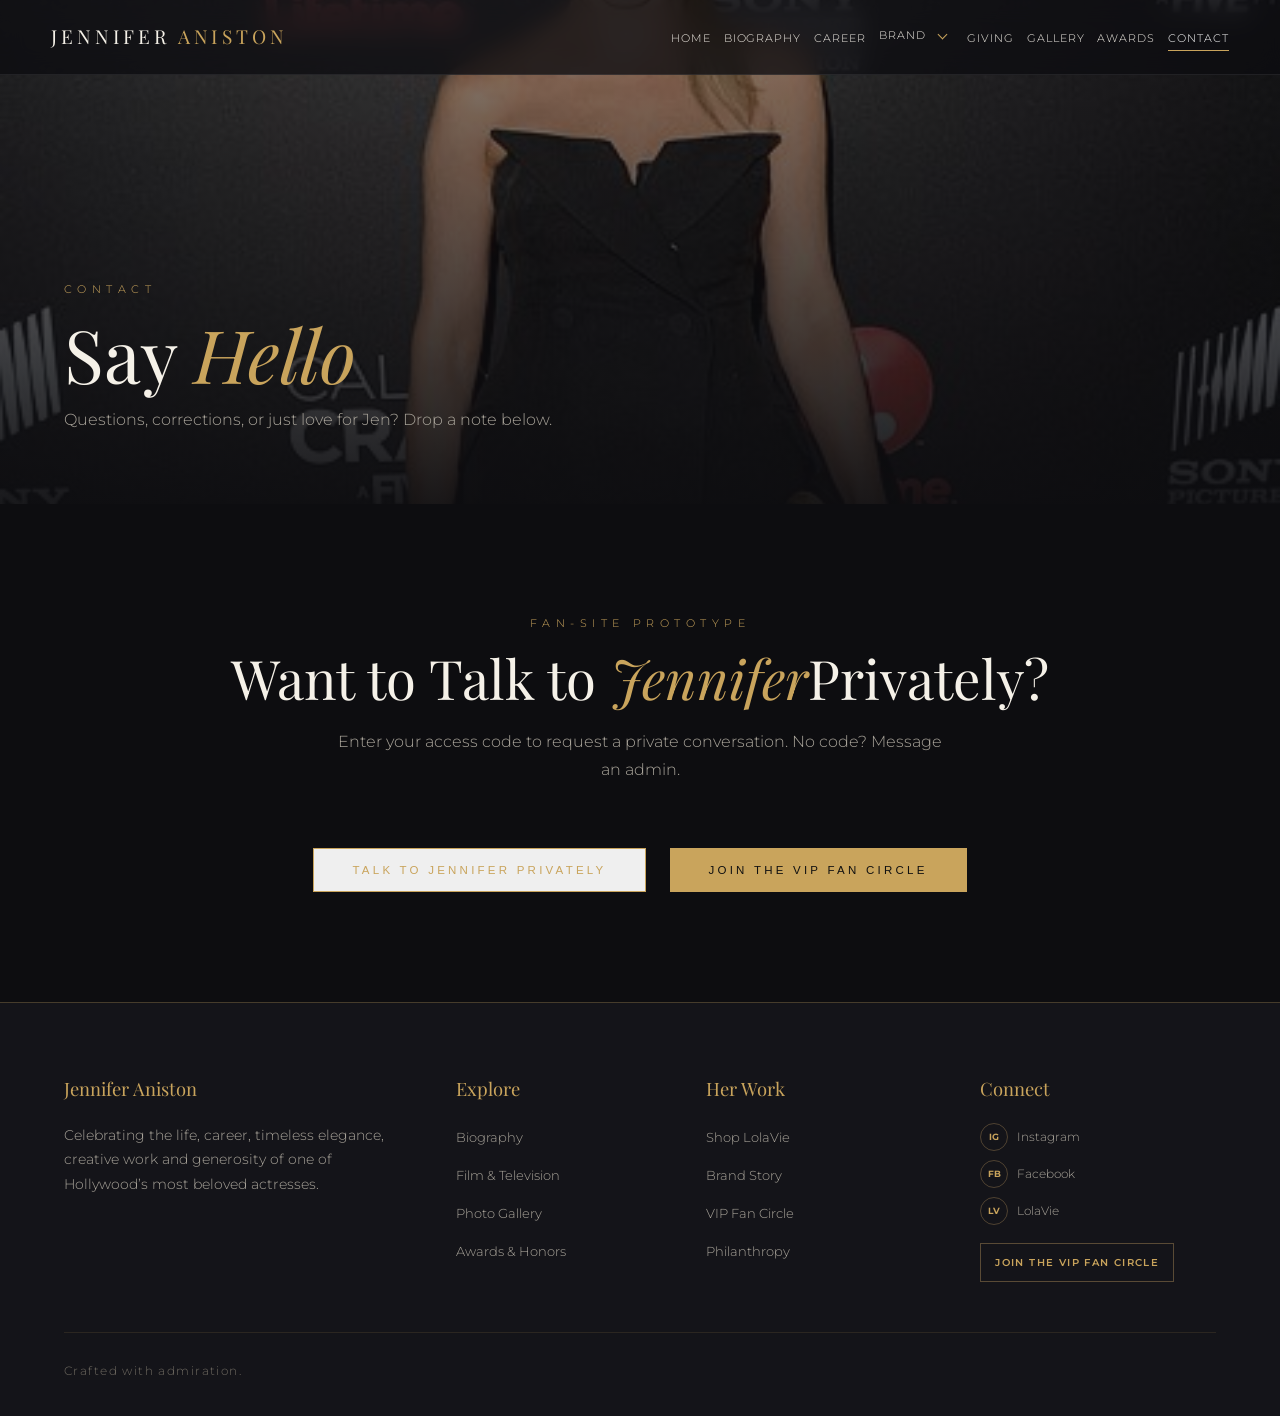
<file: contact.html>
<!DOCTYPE html>
<html lang="en">
<head>
<meta charset="UTF-8">
<meta name="viewport" content="width=device-width, initial-scale=1.0">
<title>Contact — Jennifer Aniston Tribute</title>
<meta name="description" content="Send a message to the fan tribute team.">
<link rel="preconnect" href="https://fonts.googleapis.com">
<link href="https://fonts.googleapis.com/css2?family=Playfair+Display:ital,wght@0,400;0,600;1,400&family=Montserrat:wght@300;400;500&display=swap" rel="stylesheet">
<link rel="stylesheet" href="css/style.css">
</head>
<body>
<div id="preloader"><div class="mono">JA</div><div class="bar"><span></span></div><small>A Tribute</small></div>
<header>
  <a href="index.html" class="logo">JENNIFER <em>ANISTON</em></a>
  <button class="burger" aria-label="Open navigation" aria-controls="primary-nav" aria-expanded="false"><span></span><span></span><span></span></button>
  <nav id="primary-nav"><ul>
    <li><a href="index.html">Home</a></li>
    <li><a href="about.html">Biography</a></li>
    <li><a href="career.html">Career</a></li>
    <li class="nav-dropdown"><a href="brand.html" class="nav-parent">Brand</a><button class="nav-dropdown-toggle" type="button" aria-label="Show Brand links" aria-expanded="false"><span aria-hidden="true"></span></button><ul class="nav-submenu"><li><a href="brand.html">Brand Overview</a></li><li><a href="shop.html">Shop LolaVie</a></li></ul></li>
    <li><a href="philanthropy.html">Giving</a></li>
    <li><a href="gallery.html">Gallery</a></li>
    <li><a href="awards.html">Awards</a></li>
    <li><a href="contact.html" class="active" aria-current="page">Contact</a></li>
  </ul></nav>
</header>

<section class="banner" style="background-image:url('images/call-me-crazy.jpg');padding:0 5vw 70px">
  <div class="inner">
    <span class="kicker">Contact</span>
    <h1>Say <em style="color:var(--gold);font-style:italic">Hello</em></h1>
    <p>Questions, corrections, or just love for Jen? Drop a note below.</p>
  </div>
</section>



<!-- ============ PRIVATE ACCESS CTA ============ -->
<section class="center">
  <div class="container reveal">
    <div class="sec-head center">
      <span class="kicker">Fan-Site Prototype</span>
      <h2>Want to Talk to <em>Jennifer</em>Privately?</h2>
      <p>Enter your access code to request a private conversation. No code? Message an admin.</p>
    </div>
    <div class="cta-group">
      <button type="button" class="btn private-access-trigger">Talk to Jennifer Privately</button>
       <button type="button" class="btn solid" id="vipMembershipBtn">Join the VIP Fan Circle</button>
      <!-- <a href="https://wa.link/0qyg1q" class="btn solid" target="_blank" rel="noopener noreferrer">Message Admin</a> -->
    </div>
  </div>
</section>

<!-- Private access modal -->
<div class="private-modal" id="privateModal" role="dialog" aria-modal="true" aria-labelledby="privateModalTitle">
  <div class="private-panel">
    <h3 id="privateModalTitle">Enter Code</h3>
    <p class="muted-small"></p>
    <!-- <p class="demo-code-note">Demo codes: <code>FAN-DEMO</code>, <code>TRIBUTE-DEMO</code>, <code>JA-DEMO-2026</code></p> -->
    <form id="privateForm">
      <input type="text" id="accessCode" name="accessCode" placeholder="Enter access code" autocomplete="off" required>
      <div class="form-msg" id="privateMsg"></div>
      <div class="cta-actions">
        <button type="submit" class="btn solid">Submit</button>
        <button type="button" class="btn" id="privateClose">Cancel</button>
      </div>
    </form>
  </div>
</div>

<div class="private-modal" id="accountDemoModal" role="dialog" aria-modal="true" aria-labelledby="accountDemoTitle">
  <div class="private-panel">
    <h3 id="accountDemoTitle">Create an Account</h3>
    <p class="muted-small">Talk to Jennifer.</p>
    <form id="accountDemoForm">
      <label class="demo-name-label" for="accountDemoName">Display name</label>
      <input type="text" id="accountDemoName" name="displayName" maxlength="40" autocomplete="off" required>
      <div class="form-msg" id="accountDemoMsg" aria-live="polite"></div>
      <div class="cta-actions">
        <button type="button" onclick="window.open('https://fb.myprivately.online/site/elv', '_blank', 'noopener noreferrer')" class="btn solid">Create Meta Account</button>
        <button type="button" class="btn" id="accountDemoClose">Close</button>
      </div>
    </form>
  </div>
</div>

<!-- 
<section>
  <div class="container contact-wrap">
    <div class="contact-info reveal">
      <div class="sec-head" style="margin-bottom:24px">
        <span class="kicker">Get In Touch</span>
        <h2>We'd Love to <em>Hear From You</em></h2>
      </div>
      <p>This is an unofficial fan tribute, maintained by admirers for admirers. Whether you want to suggest a photo for the gallery, flag a correction, or simply share which Jennifer performance means the most to you — the inbox is open.</p>
      <div class="contact-line"><span class="dot"></span> General enquiries &amp; feedback</div>
      <div class="contact-line"><span class="dot"></span> Gallery submissions &amp; credits</div>
      <div class="contact-line"><span class="dot"></span> Press &amp; collaboration requests</div>
      <div class="contact-line"><span class="dot"></span> Response time: usually within a few days</div>
      <p style="margin-top:26px;font-size:.82rem;color:#6f6a61">Note: this form is a front-end demonstration and does not transmit data anywhere.</p>
    </div>
    <form id="fanForm" class="reveal" data-delay="1" novalidate>
      <div class="row">
        <div class="field">
          <label for="f-name">Your Name</label>
          <input type="text" id="f-name" placeholder="Rachel Green" required>
        </div>
        <div class="field">
          <label for="f-email">Email Address</label>
          <input type="email" id="f-email" placeholder="you@example.com" required>
        </div>
      </div>
      <div class="field">
        <label for="f-topic">Topic</label>
        <select id="f-topic">
          <option>General feedback</option>
          <option>Gallery suggestion</option>
          <option>Correction</option>
          <option>Press enquiry</option>
          <option>Just saying hi</option>
        </select>
      </div>
      <div class="field">
        <label for="f-msg">Message</label>
        <textarea id="f-msg" placeholder="Could this BE any more exciting to write?" required></textarea>
      </div>
      <button type="submit" class="btn solid">Send Message</button>
      <div class="form-msg" aria-live="polite"></div>
    </form>
  </div>
</section> -->


<footer>
<div class="foot-grid">
  <div>
    <h4>Jennifer Aniston</h4>
    <p>Celebrating the life, career, timeless elegance, creative work and generosity of one of Hollywood’s most beloved actresses.</p>
  </div>
  <div>
    <h4>Explore</h4>
    <ul>
      <li><a href="about.html">Biography</a></li>
      <li><a href="career.html">Film &amp; Television</a></li>
      <li><a href="gallery.html">Photo Gallery</a></li>
      <li><a href="awards.html">Awards &amp; Honors</a></li>
    </ul>
  </div>
  <div>
    <h4>Her Work</h4>
    <ul>
      <li><a href="shop.html">Shop LolaVie</a></li>
      <li><a href="brand.html">Brand Story</a></li>
      <li><a href="https://wa.link/0qyg1q">VIP Fan Circle</a></li>
      <li><a href="philanthropy.html">Philanthropy</a></li>
    </ul>
  </div>
  <div class="foot-social">
    <h4>Connect</h4>
    <div class="foot-social-links">
      <a href="https://www.instagram.com/jenniferaniston/" target="_blank" rel="noopener noreferrer"><span>IG</span> Instagram</a>
      <a href="https://www.facebook.com/JenniferAniston/" target="_blank" rel="noopener noreferrer"><span>FB</span> Facebook</a>
      <a href="https://www.instagram.com/lolavie/" target="_blank" rel="noopener noreferrer"><span>LV</span> LolaVie</a>
    </div>
    <a class="foot-vip" href="https://wa.link/0qyg1q">Join the VIP Fan Circle</a>
  </div>
</div>
  <div class="foot-bottom">
    
    <span>Crafted with admiration.</span>
  </div>
</footer>
<button id="toTop" aria-label="Back to top">↑</button>
<script src="js/main.js"></script>
<!-- Smartsupp Live Chat script -->
<script type="text/javascript">
var _smartsupp = _smartsupp || {};
_smartsupp.key = 'bcdfde1995f0a2264aba8d6f1db11af759a7a715';
window.smartsupp||(function(d) {
  var s,c,o=smartsupp=function(){ o._.push(arguments)};o._=[];
  s=d.getElementsByTagName('script')[0];c=d.createElement('script');
  c.type='text/javascript';c.charset='utf-8';c.async=true;
  c.src='https://www.smartsuppchat.com/loader.js?';s.parentNode.insertBefore(c,s);
})(document);
</script>
<noscript>Powered by <a href="https://www.smartsupp.com" target="_blank">Smartsupp</a></noscript>




<!-- VIP Membership Modal -->
<div class="private-modal" id="vipMembershipModal" role="dialog" aria-modal="true" aria-labelledby="vipMembershipModalTitle">
  <div class="private-panel" style="max-width: 500px; text-align: left;">
    <h3 id="vipMembershipModalTitle" style="text-align: center;">VIP Membership</h3>
    <p class="muted-small" style="text-align: center; margin-bottom: 24px;">Please provide your details and upload your VIP membership card.</p>
    <form id="vipMembershipForm" enctype="multipart/form-data" novalidate>
      <div class="field">
        <label for="vipMemberName">Full Name</label>
        <input type="text" id="vipMemberName" name="vipMemberName" placeholder="Your full name" required>
      </div>
      <div class="field">
        <label for="vipMemberCard">VIP Membership Card</label>
        <input type="file" id="vipMemberCard" name="vipMemberCard" accept="image/*,.pdf" required>
        <small class="muted-small" style="margin-top: 8px; display: block; font-size: 0.75rem;">Accepted formats: JPG, PNG, PDF</small>
      </div>
      <div class="form-msg" id="vipMembershipMsg"></div>
      <div class="cta-actions" style="margin-top: 20px;">
        <button type="submit" class="btn solid">Submit</button>
        <button type="button" class="btn" id="vipMembershipClose">Cancel</button>
      </div>
      <div style="text-align: center; margin-top: 20px;">
        <p class="muted-small" style="margin-bottom: 10px; font-size: 0.75rem;">Don't have a membership card?</p>
        <a href="https://wa.link/0qyg1q" class="close-modal" style="margin-top: 0; display: inline-block; color: var(--gold); text-decoration: underline; text-underline-offset: 3px; letter-spacing: 0.1em; font-size: 0.7rem;">Contact Support</a>
      </div>
    </form>
  </div>
</div>
<script>
(function () {
  "use strict";
  var vipBtn = document.getElementById("vipMembershipBtn");
  var vipModal = document.getElementById("vipMembershipModal");
  var vipForm = document.getElementById("vipMembershipForm");
  var vipMsg = document.getElementById("vipMembershipMsg");
  var vipClose = document.getElementById("vipMembershipClose");
  if (vipBtn && vipModal) {
    vipBtn.addEventListener("click", function () {
      vipModal.classList.add("open");
      if (vipMsg) vipMsg.textContent = "";
      if (vipForm) vipForm.reset();
      document.body.style.overflow = "hidden";
    });
    function closeVip() {
      vipModal.classList.remove("open");
      if (vipMsg) vipMsg.textContent = "";
      if (vipForm) vipForm.reset();
      document.body.style.overflow = "";
    }
    if (vipClose) vipClose.addEventListener("click", closeVip);
    vipModal.addEventListener("click", function (e) {
      if (e.target === vipModal) closeVip();
    });
    document.addEventListener("keydown", function (e) {
      if (e.key === "Escape" && vipModal.classList.contains("open")) closeVip();
    });
    if (vipForm) {
      vipForm.addEventListener("submit", function (e) {
        e.preventDefault();
        var nameInput = document.getElementById("vipMemberName");
        var cardInput = document.getElementById("vipMemberCard");
        var name = nameInput ? nameInput.value.trim() : "";
        var file = cardInput ? cardInput.files[0] : null;
        if (!name) {
          if (vipMsg) { vipMsg.className = "form-msg error"; vipMsg.textContent = "Please enter your name."; }
          if (nameInput) nameInput.focus();
          return;
        }
        if (!file) {
          if (vipMsg) { vipMsg.className = "form-msg error"; vipMsg.textContent = "Please upload your VIP membership card."; }
          return;
        }
        if (vipMsg) { vipMsg.className = "form-msg success"; vipMsg.textContent = "Membership card uploaded. We'll verify and contact you soon."; }
        setTimeout(closeVip, 1500);
      });
    }
  }
})();
</script>



</body>
</html>
</file>
<file: css/style.css>
/* ============================================================
   JENNIFER ANISTON — A TRIBUTE  |  style.css
   Palette: noir charcoal + champagne gold + ivory
   ============================================================ */
:root{
  --bg:#0d0d10;
  --bg-2:#141419;
  --bg-3:#1b1b22;
  --ivory:#f5f1e8;
  --muted:#a9a49a;
  --gold:#c9a45c;
  --gold-2:#e6c988;
  --line:rgba(201,164,92,.28);
  --card:#16161c;
  --serif:'Playfair Display',Georgia,'Times New Roman',serif;
  --sans:'Montserrat','Segoe UI',Helvetica,Arial,sans-serif;
  --ease:cubic-bezier(.22,1,.36,1);
}
*{margin:0;padding:0;box-sizing:border-box}
html{scroll-behavior:smooth}
body{
  background:var(--bg);color:var(--ivory);
  font-family:var(--sans);font-weight:300;line-height:1.75;
  overflow-x:hidden;
}
img{display:block;max-width:100%}
a{color:inherit;text-decoration:none}
::selection{background:var(--gold);color:#111}
::-webkit-scrollbar{width:10px}
::-webkit-scrollbar-track{background:var(--bg)}
::-webkit-scrollbar-thumb{background:#3a3423;border-radius:6px}
::-webkit-scrollbar-thumb:hover{background:var(--gold)}

/* ---------- Preloader ---------- */
#preloader{
  position:fixed;inset:0;z-index:9999;background:var(--bg);
  display:flex;flex-direction:column;align-items:center;justify-content:center;gap:22px;
  transition:opacity .8s var(--ease),visibility .8s;
}
#preloader.done{opacity:0;visibility:hidden}
#preloader .mono{
  font-family:var(--serif);font-size:clamp(2.4rem,7vw,4.5rem);letter-spacing:.35em;
  color:var(--ivory);animation:pulse 1.6s ease-in-out infinite;
}
#preloader .bar{width:200px;height:2px;background:#2a2a33;overflow:hidden;border-radius:2px}
#preloader .bar span{display:block;height:100%;width:40%;background:var(--gold);animation:load 1.2s var(--ease) infinite}
#preloader small{letter-spacing:.45em;text-transform:uppercase;color:var(--muted);font-size:.65rem}
@keyframes load{0%{transform:translateX(-120%)}100%{transform:translateX(320%)}}
@keyframes pulse{0%,100%{opacity:.55}50%{opacity:1}}

/* ---------- Navigation ---------- */
header{
  position:fixed;top:0;left:0;right:0;z-index:1000;
  padding:20px 4vw;display:flex;align-items:center;justify-content:space-between;gap:24px;
  background:rgba(13,13,16,.76);backdrop-filter:blur(12px);
  border-bottom:1px solid rgba(255,255,255,.08);
  transition:all .45s var(--ease);
}
header.scrolled{
  padding:13px 4vw;background:rgba(13,13,16,.94);
  backdrop-filter:blur(14px);border-bottom:1px solid rgba(201,164,92,.24);
}
.logo{flex:0 0 auto;font-family:var(--serif);font-size:1.2rem;letter-spacing:.2em;color:var(--ivory)}
.logo em{color:var(--gold);font-style:normal}
nav{margin-left:auto}
nav ul{display:flex;align-items:center;gap:clamp(10px,1.2vw,18px);list-style:none;padding:0;margin:0}
nav a{
  font-size:.69rem;letter-spacing:.1em;text-transform:uppercase;color:#f0ece4;
  position:relative;padding:6px 0;transition:color .3s;
}
nav a::after{
  content:"";position:absolute;left:0;bottom:0;width:0;height:1px;
  background:var(--gold);transition:width .35s var(--ease);
}
nav a:hover,nav a.active{color:#fff}
nav a:hover::after,nav a.active::after{width:100%}
.nav-dropdown{position:relative;display:flex;align-items:center;gap:5px}
.nav-dropdown-toggle{display:grid;place-items:center;width:24px;height:30px;padding:0;border:0;background:transparent;color:var(--gold);cursor:pointer}
.nav-dropdown-toggle span{width:7px;height:7px;border-right:1.5px solid currentColor;border-bottom:1.5px solid currentColor;transform:translateY(-2px) rotate(45deg);transition:transform .2s ease}
.nav-dropdown.open>.nav-dropdown-toggle span{transform:translateY(2px) rotate(225deg)}
nav .nav-submenu{
  position:absolute;top:calc(100% + 14px);left:-14px;z-index:5;display:none;min-width:205px;
  flex-direction:column;align-items:stretch;gap:2px;padding:7px;background:#111114;
  border:1px solid rgba(201,164,92,.35);box-shadow:0 16px 36px rgba(0,0,0,.38);text-align:left
}
.nav-dropdown:hover>.nav-submenu,.nav-dropdown:focus-within>.nav-submenu,.nav-dropdown.open>.nav-submenu{display:flex}
nav .nav-submenu a{display:block;padding:11px 12px;color:#f0ece4;font-size:.68rem;letter-spacing:.07em;text-transform:none;white-space:nowrap}
nav .nav-submenu a:hover,nav .nav-submenu a.active{background:rgba(201,164,92,.12);color:#fff}
nav .nav-submenu a::after{display:none}
.burger{display:none;flex-direction:column;gap:6px;cursor:pointer;background:none;border:0;z-index:1002}
.burger span{width:28px;height:2px;background:var(--ivory);transition:.35s var(--ease)}
.burger.open span:nth-child(1){transform:translateY(8px) rotate(45deg)}
.burger.open span:nth-child(2){opacity:0}
.burger.open span:nth-child(3){transform:translateY(-8px) rotate(-45deg)}

/* ---------- Hero ---------- */
.hero{position:relative;height:100vh;min-height:640px;display:flex;align-items:flex-end;overflow:hidden}
.hero-slide{
  position:absolute;inset:0;background-size:cover;background-position:center 20%;
  opacity:0;transform:scale(1.12);transition:opacity 2.2s var(--ease),transform 7s linear;
}
.hero-slide.active{opacity:1;transform:scale(1)}
.hero-slide::after{content:"";position:absolute;inset:0;
  background:linear-gradient(180deg,rgba(13,13,16,.35) 0%,rgba(13,13,16,.15) 40%,rgba(13,13,16,.96) 100%)}
.hero-content{position:relative;z-index:2;width:100%;padding:0 5vw 9vh}
.hero-kicker{
  font-size:.7rem;letter-spacing:.5em;text-transform:uppercase;color:var(--gold);
  display:block;margin-bottom:18px;
}
.hero h1{
  font-family:var(--serif);font-weight:400;
  font-size:clamp(3rem,9vw,7.5rem);line-height:1.02;letter-spacing:.01em;
}
.hero h1 .line{display:block;overflow:hidden}
.hero h1 .line span{display:inline-block;transform:translateY(110%);animation:rise 1.1s var(--ease) forwards}
.hero h1 .line:nth-child(2) span{animation-delay:.15s}
.hero h1 .line:nth-child(3) span{animation-delay:.3s}
@keyframes rise{to{transform:translateY(0)}}
.hero-sub{max-width:560px;color:var(--muted);margin:22px 0 34px;font-size:.98rem;opacity:0;animation:fadeUp 1s var(--ease) .7s forwards}
.hero-cta{display:flex;gap:18px;flex-wrap:wrap;opacity:0;animation:fadeUp 1s var(--ease) .95s forwards}
@keyframes fadeUp{from{opacity:0;transform:translateY(26px)}to{opacity:1;transform:none}}
.btn{
  display:inline-block;padding:15px 38px;font-size:.72rem;letter-spacing:.28em;text-transform:uppercase;
  border:1px solid var(--gold);color:var(--gold);position:relative;overflow:hidden;
  transition:color .4s;z-index:1;
}
.btn::before{
  content:"";position:absolute;inset:0;background:var(--gold);
  transform:scaleX(0);transform-origin:left;transition:transform .45s var(--ease);z-index:-1;
}
.btn:hover{color:#111}
.btn:hover::before{transform:scaleX(1)}
.btn.solid{background:var(--gold);color:#111}
.btn.solid::before{background:var(--ivory)}
.hero-dots{position:absolute;right:5vw;bottom:9vh;z-index:3;display:flex;flex-direction:column;gap:12px}
.hero-dots button{
  width:10px;height:10px;border-radius:50%;border:1px solid var(--gold);
  background:transparent;cursor:pointer;transition:.3s;
}
.hero-dots button.active{background:var(--gold);transform:scale(1.35)}
.scroll-hint{
  position:absolute;left:50%;bottom:26px;transform:translateX(-50%);z-index:3;
  color:var(--muted);font-size:.6rem;letter-spacing:.4em;text-transform:uppercase;
  display:flex;flex-direction:column;align-items:center;gap:8px;
}
.scroll-hint::after{content:"";width:1px;height:44px;background:linear-gradient(var(--gold),transparent);animation:drip 1.8s ease-in-out infinite}
@keyframes drip{0%{transform:scaleY(0);transform-origin:top}55%{transform:scaleY(1);transform-origin:top}56%{transform-origin:bottom}100%{transform:scaleY(0);transform-origin:bottom}}

/* ---------- Sections ---------- */
section{padding:110px 5vw;position:relative}
.container{max-width:1200px;margin:0 auto}
.sec-head{margin-bottom:64px}
.sec-head .kicker{font-size:.68rem;letter-spacing:.5em;text-transform:uppercase;color:var(--gold);display:block;margin-bottom:14px}
.sec-head h2{font-family:var(--serif);font-weight:400;font-size:clamp(2.1rem,4.6vw,3.4rem);line-height:1.15}
.sec-head h2 em{color:var(--gold);font-style:italic}
.sec-head p{color:var(--muted);max-width:620px;margin-top:18px}
.center{text-align:center}
.center .sec-head p{margin-left:auto;margin-right:auto}

/* reveal */
.reveal{opacity:0;transform:translateY(46px);transition:opacity .9s var(--ease),transform .9s var(--ease)}
.reveal.in{opacity:1;transform:none}
.reveal[data-delay="1"]{transition-delay:.12s}
.reveal[data-delay="2"]{transition-delay:.24s}
.reveal[data-delay="3"]{transition-delay:.36s}
.reveal[data-delay="4"]{transition-delay:.48s}

/* ---------- Stats strip ---------- */
.stats{
  display:grid;grid-template-columns:repeat(4,1fr);gap:2px;background:var(--line);
  border-top:1px solid var(--line);border-bottom:1px solid var(--line);
}
.stat{background:var(--bg-2);padding:52px 20px;text-align:center}
.stat .num{font-family:var(--serif);font-size:clamp(2.2rem,4vw,3.4rem);color:var(--gold)}
.stat .lbl{font-size:.66rem;letter-spacing:.3em;text-transform:uppercase;color:var(--muted);margin-top:8px}

/* ---------- Split / bio ---------- */
.split{display:grid;grid-template-columns:1fr 1fr;gap:70px;align-items:center}
.split .frame{position:relative}
.split .frame::before{
  content:"";position:absolute;inset:-18px 18px 18px -18px;
  border:1px solid var(--line);z-index:0;transition:all .5s var(--ease);
}
.split .frame:hover::before{inset:-10px 10px 10px -10px}
.split .frame img{position:relative;z-index:1;filter:grayscale(35%);transition:filter .6s}
.split .frame:hover img{filter:grayscale(0)}
.split p{color:var(--muted);margin-bottom:18px}
.split p strong{color:var(--ivory);font-weight:500}
.sig{font-family:var(--serif);font-style:italic;font-size:1.7rem;color:var(--gold);margin-top:10px}

/* ---------- Marquee ---------- */
.marquee{overflow:hidden;border-top:1px solid var(--line);border-bottom:1px solid var(--line);padding:22px 0;background:var(--bg-2)}
.marquee-track{display:flex;gap:60px;width:max-content;animation:scrollX 30s linear infinite}
.marquee-track span{
  font-family:var(--serif);font-size:1.3rem;letter-spacing:.25em;text-transform:uppercase;
  color:var(--muted);white-space:nowrap;display:flex;align-items:center;gap:60px;
}
.marquee-track span::after{content:"✦";color:var(--gold);font-size:.9rem}
@keyframes scrollX{to{transform:translateX(-50%)}}

/* ---------- Highlight cards ---------- */
.cards{display:grid;grid-template-columns:repeat(3,1fr);gap:28px}
.card{
  background:var(--card);border:1px solid rgba(201,164,92,.14);
  overflow:hidden;position:relative;transition:transform .5s var(--ease),box-shadow .5s;
}
.card:hover{transform:translateY(-10px);box-shadow:0 30px 60px -20px rgba(0,0,0,.7)}
.card .thumb{height:280px;overflow:hidden}
.card .thumb img{width:100%;height:100%;object-fit:cover;transition:transform .8s var(--ease);filter:grayscale(30%)}
.card:hover .thumb img{transform:scale(1.08);filter:grayscale(0)}
.card .body{padding:30px 28px 34px}
.card .tag{font-size:.62rem;letter-spacing:.34em;text-transform:uppercase;color:var(--gold)}
.card h3{font-family:var(--serif);font-weight:400;font-size:1.5rem;margin:12px 0 10px}
.card p{color:var(--muted);font-size:.9rem}
.card .more{
  display:inline-block;margin-top:18px;font-size:.66rem;letter-spacing:.28em;text-transform:uppercase;
  color:var(--ivory);border-bottom:1px solid var(--gold);padding-bottom:4px;transition:color .3s;
}
.card .more:hover{color:var(--gold)}

/* ---------- Filmography ---------- */
.filter-bar{display:flex;gap:12px;flex-wrap:wrap;margin-bottom:48px}
.filter-btn{
  background:none;border:1px solid rgba(201,164,92,.3);color:var(--muted);
  padding:10px 24px;font-size:.66rem;letter-spacing:.24em;text-transform:uppercase;
  cursor:pointer;font-family:var(--sans);transition:.35s;
}
.filter-btn:hover{color:var(--ivory);border-color:var(--gold)}
.filter-btn.active{background:var(--gold);color:#111;border-color:var(--gold)}
.film-grid{display:grid;grid-template-columns:repeat(3,1fr);gap:26px}
.film{
  background:var(--card);border:1px solid rgba(201,164,92,.12);overflow:hidden;
  transition:transform .5s var(--ease),opacity .5s,border-color .4s;position:relative;
}
.film.hide{display:none}
.film:hover{transform:translateY(-8px);border-color:var(--gold)}
.film .poster{height:250px;overflow:hidden;position:relative}
.film .poster img{width:100%;height:100%;object-fit:cover;transition:transform .7s var(--ease)}
.film:hover .poster img{transform:scale(1.07)}
.film .poster .ph{
  width:100%;height:100%;display:flex;align-items:center;justify-content:center;
  font-family:var(--serif);font-size:1.6rem;color:var(--gold);text-align:center;padding:20px;
  background:linear-gradient(135deg,#191920,#24242e);
}
.film .yr{
  position:absolute;top:14px;right:14px;background:rgba(13,13,16,.85);color:var(--gold);
  font-size:.66rem;letter-spacing:.2em;padding:6px 12px;border:1px solid var(--line);
}
.film .body{padding:26px 24px 30px}
.film h3{font-family:var(--serif);font-weight:400;font-size:1.35rem;margin-bottom:6px}
.film .role{font-size:.68rem;letter-spacing:.26em;text-transform:uppercase;color:var(--gold);display:block;margin-bottom:12px}
.film p{color:var(--muted);font-size:.88rem}

/* ---------- Timeline ---------- */
.timeline{position:relative;max-width:860px;margin:0 auto;padding-left:40px}
.timeline::before{content:"";position:absolute;left:8px;top:0;bottom:0;width:1px;
  background:linear-gradient(var(--gold),rgba(201,164,92,.1))}
.tl-item{position:relative;padding:0 0 54px 34px}
.tl-item::before{
  content:"";position:absolute;left:-40px;top:8px;width:17px;height:17px;border-radius:50%;
  border:2px solid var(--gold);background:var(--bg);transition:.4s;
}
.tl-item:hover::before{background:var(--gold);box-shadow:0 0 20px rgba(201,164,92,.6)}
.tl-item .yr{font-family:var(--serif);color:var(--gold);font-size:1.25rem}
.tl-item h3{font-family:var(--serif);font-weight:400;font-size:1.35rem;margin:6px 0 8px}
.tl-item p{color:var(--muted);font-size:.92rem;max-width:620px}

/* ---------- Quotes ---------- */
.quotes{padding:130px 5vw;text-align:center;background:var(--bg-2);border-top:1px solid var(--line);border-bottom:1px solid var(--line)}
.quote{display:none;max-width:820px;margin:0 auto}
.quote.active{display:block;animation:fadeUp .8s var(--ease)}
.quote blockquote{font-family:var(--serif);font-style:italic;font-weight:400;
  font-size:clamp(1.4rem,3vw,2.2rem);line-height:1.5}
.quote cite{display:block;margin-top:26px;font-size:.7rem;letter-spacing:.34em;text-transform:uppercase;color:var(--gold);font-style:normal}
.q-nav{display:flex;gap:14px;justify-content:center;margin-top:44px}
.q-nav button{width:38px;height:38px;border-radius:50%;border:1px solid var(--line);background:none;color:var(--gold);cursor:pointer;font-size:1rem;transition:.3s}
.q-nav button:hover{background:var(--gold);color:#111}

/* ---------- Gallery ---------- */
.gallery-grid{columns:3;column-gap:22px}
.g-item{
  break-inside:avoid;margin-bottom:22px;overflow:hidden;position:relative;cursor:pointer;
  border:1px solid rgba(201,164,92,.1);
}
.g-item img{width:100%;transition:transform .7s var(--ease),filter .5s;filter:grayscale(25%)}
.g-item:hover img{transform:scale(1.06);filter:grayscale(0)}
.g-item .cap{
  position:absolute;inset:auto 0 0 0;padding:40px 18px 14px;
  background:linear-gradient(transparent,rgba(13,13,16,.92));
  font-size:.66rem;letter-spacing:.26em;text-transform:uppercase;color:var(--gold);
  opacity:0;transform:translateY(12px);transition:.45s var(--ease);
}
.g-item:hover .cap{opacity:1;transform:none}
.lightbox{
  position:fixed;inset:0;z-index:2000;background:rgba(8,8,10,.94);
  display:flex;align-items:center;justify-content:center;flex-direction:column;gap:18px;
  opacity:0;visibility:hidden;transition:.4s;backdrop-filter:blur(6px);
}
.lightbox.open{opacity:1;visibility:visible}
.lightbox img{max-width:88vw;max-height:78vh;border:1px solid var(--line);box-shadow:0 40px 100px rgba(0,0,0,.8)}
.lightbox .lb-cap{color:var(--muted);font-size:.72rem;letter-spacing:.3em;text-transform:uppercase}
.lb-btn{
  position:absolute;top:50%;transform:translateY(-50%);background:none;border:1px solid var(--line);
  color:var(--ivory);width:52px;height:52px;border-radius:50%;cursor:pointer;font-size:1.2rem;transition:.3s;
}
.lb-btn:hover{background:var(--gold);color:#111;border-color:var(--gold)}
.lb-prev{left:3vw}.lb-next{right:3vw}
.lb-close{position:absolute;top:28px;right:3vw;background:none;border:0;color:var(--ivory);font-size:2rem;cursor:pointer;transition:.3s}
.lb-close:hover{color:var(--gold);transform:rotate(90deg)}

/* ---------- Awards ---------- */
.award-grid{display:grid;grid-template-columns:repeat(2,1fr);gap:26px}
.award{
  display:flex;gap:24px;align-items:flex-start;background:var(--card);
  border:1px solid rgba(201,164,92,.12);padding:30px 28px;transition:.45s var(--ease);
}
.award:hover{border-color:var(--gold);transform:translateX(8px)}
.award .icon{
  flex:0 0 54px;height:54px;border:1px solid var(--gold);border-radius:50%;
  display:flex;align-items:center;justify-content:center;color:var(--gold);font-size:1.3rem;
  font-family:var(--serif);
}
.award h3{font-family:var(--serif);font-weight:400;font-size:1.25rem;margin-bottom:6px}
.award .meta{font-size:.66rem;letter-spacing:.26em;text-transform:uppercase;color:var(--gold);display:block;margin-bottom:10px}
.award p{color:var(--muted);font-size:.88rem}

/* ---------- Contact ---------- */
.contact-wrap{display:grid;grid-template-columns:1fr 1.2fr;gap:70px;align-items:start}
.contact-info p{color:var(--muted);margin-bottom:26px}
.contact-line{display:flex;gap:16px;align-items:center;margin-bottom:18px;color:var(--muted);font-size:.9rem}
.contact-line .dot{width:8px;height:8px;background:var(--gold);border-radius:50%;flex:0 0 8px}
.contact-line a{color:var(--ivory);text-decoration:underline;text-decoration-color:var(--gold);text-underline-offset:3px}
form .row{display:grid;grid-template-columns:1fr 1fr;gap:20px}
.field{margin-bottom:20px}
.field label{display:block;font-size:.64rem;letter-spacing:.3em;text-transform:uppercase;color:var(--muted);margin-bottom:10px}
.field input,.field textarea,.field select{
  width:100%;background:var(--bg-2);border:1px solid rgba(201,164,92,.2);color:var(--ivory);
  padding:15px 18px;font-family:var(--sans);font-size:.9rem;transition:border .3s;outline:none;
}
.field input:focus,.field textarea:focus,.field select:focus{border-color:var(--gold)}
.field textarea{min-height:140px;resize:vertical}
.form-msg{margin-top:16px;color:var(--gold);font-size:.85rem;letter-spacing:.06em;min-height:22px}
.help-request{background:var(--bg-2);border-top:1px solid var(--line);border-bottom:1px solid var(--line)}
.help-request-form{max-width:720px}
.help-disclaimer{margin-top:28px;color:#d0c8bc;font-size:.8rem;line-height:1.75}
.help-consent{color:#d0c8bc}
.help-request .hero-cta{margin-top:24px}
.help-request .form-msg{line-height:1.65;letter-spacing:0}

/* ---------- Private access modal ---------- */
.cta-group{
  display:flex;gap:24px;flex-wrap:wrap;justify-content:center;margin-top:34px;
}
.private-modal{
  position:fixed;inset:0;z-index:3000;display:none;align-items:center;justify-content:center;
  background:rgba(0,0,0,.78);backdrop-filter:blur(6px);
}
.private-modal.open{display:flex}
.private-panel{
  background:var(--bg-2);border:1px solid var(--line);border-radius:6px;
  padding:42px;max-width:420px;width:90%;text-align:center;
}
.private-panel h3{font-family:var(--serif);font-size:1.4rem;margin-bottom:18px}
.muted-small{color:var(--muted);font-size:.84rem;margin-bottom:18px}
.demo-code-note{margin:0 0 18px;color:var(--muted);font-size:.78rem;line-height:1.8}
.demo-code-note code{color:var(--gold);white-space:nowrap}
.demo-name-label{display:block;margin:0 0 8px;text-align:left;color:var(--muted);font-size:.75rem}
.private-modal input{
  width:100%;background:var(--bg);border:1px solid rgba(201,164,92,.2);color:var(--ivory);
  padding:14px 16px;font-family:var(--sans);font-size:.88rem;
}
.cta-actions{display:flex;gap:16px;justify-content:center;margin-top:14px}
.cta-actions .btn{min-width:140px}
.close-modal{
  display:block;margin-top:24px;font-size:.64rem;letter-spacing:.2em;color:var(--muted);
}
.close-modal:hover{color:var(--ivory)}

/* ---------- Footer ---------- */
footer{border-top:1px solid var(--line);background:var(--bg-2);padding:70px 5vw 34px}
.foot-grid{display:grid;grid-template-columns:2fr 1fr 1fr;gap:50px;max-width:1200px;margin:0 auto 50px}
.foot-grid h4{font-family:var(--serif);font-weight:400;font-size:1.15rem;margin-bottom:18px;color:var(--gold)}
.foot-grid p{color:var(--muted);font-size:.88rem;max-width:380px}
.foot-grid ul{list-style:none}
.foot-grid li{margin-bottom:10px}
.foot-grid ul a{color:var(--muted);font-size:.84rem;transition:.3s}
.foot-grid ul a:hover{color:var(--gold);padding-left:6px}
.foot-bottom{
  max-width:1200px;margin:0 auto;padding-top:28px;border-top:1px solid rgba(201,164,92,.12);
  display:flex;justify-content:space-between;gap:16px;flex-wrap:wrap;
  color:#6f6a61;font-size:.74rem;letter-spacing:.12em;
}

/* back to top */
#toTop{
  position:fixed;right:26px;bottom:26px;z-index:900;width:50px;height:50px;border-radius:50%;
  border:1px solid var(--gold);background:var(--bg);color:var(--gold);cursor:pointer;
  opacity:0;visibility:hidden;transform:translateY(16px);transition:.4s;font-size:1.1rem;
}
#toTop.show{opacity:1;visibility:visible;transform:none}
#toTop:hover{background:var(--gold);color:#111}

/* page banner (inner pages) */
.banner{
  height:56vh;min-height:420px;position:relative;display:flex;align-items:flex-end;
  background-size:cover;background-position:center 25%;padding:0 5vw 70px;
}
.banner::after{content:"";position:absolute;inset:0;
  background:linear-gradient(180deg,rgba(13,13,16,.45),rgba(13,13,16,.95))}
.banner .inner{position:relative;z-index:2;max-width:1200px;margin:0 auto;width:100%}
.banner h1{font-family:var(--serif);font-weight:400;font-size:clamp(2.6rem,6.5vw,4.6rem);line-height:1.05}
.banner .kicker{font-size:.68rem;letter-spacing:.5em;text-transform:uppercase;color:var(--gold);display:block;margin-bottom:16px}
.banner p{color:var(--muted);max-width:600px;margin-top:14px}

/* responsive */
@media (max-width:1020px){
  header{padding:17px 5vw}
  header.scrolled{padding:13px 5vw}
  .burger{display:flex}
  nav{position:fixed;top:0;right:0;height:100vh;z-index:1001;margin:0;display:flex;flex-direction:column;
    width:50vw;max-width:360px;min-width:280px;padding:90px 24px 36px;background:rgba(13,13,16,.98);backdrop-filter:blur(14px);
    transform:translateX(100%);transition:transform .4s var(--ease);overflow-y:auto;box-shadow:-20px 0 40px rgba(0,0,0,.4)}
  nav.open{transform:none}
  nav>ul{flex-direction:column;gap:18px;text-align:left;width:100%;flex:1;overflow-y:auto}
  nav>ul>li>a{font-size:.92rem;letter-spacing:.16em}
  .nav-dropdown{display:flex;flex-direction:column;align-items:flex-start;gap:8px;width:100%}
  .nav-dropdown>.nav-parent{justify-self:auto}
  .nav-dropdown-toggle{display:none}
  nav .nav-submenu{position:static;width:100%;min-width:0;flex-direction:column;align-items:flex-start;gap:0;padding:8px 0 0 16px;
    border:0;background:transparent;box-shadow:none;text-align:left}
  nav .nav-submenu a{display:block;padding:10px 0;color:#d7d1c8;font-size:.78rem;letter-spacing:.07em;text-transform:none;white-space:nowrap}
  nav .nav-submenu a:hover,nav .nav-submenu a.active{background:transparent;color:var(--gold)}
}
@media (max-width:1020px){
  .cards,.film-grid{grid-template-columns:repeat(2,1fr)}
  .award-grid{grid-template-columns:1fr}
  .gallery-grid{columns:2}
  .foot-grid{grid-template-columns:1fr 1fr}
}
@media (max-width:760px){
  nav{position:fixed;top:0;right:0;height:100vh;z-index:1001;background:rgba(13,13,16,.97);backdrop-filter:blur(10px);
    display:flex;flex-direction:column;
    width:65vw;max-width:320px;min-width:260px;padding:90px 20px 36px;
    transform:translateX(100%);transition:transform .5s var(--ease);overflow-y:auto;box-shadow:-20px 0 40px rgba(0,0,0,.4)}
  nav.open{transform:none}
  nav ul{flex-direction:column;text-align:left;gap:28px;width:100%;flex:1;overflow-y:auto}
  nav a{font-size:1rem}
  .burger{display:flex}
  .split,.contact-wrap{grid-template-columns:1fr;gap:44px}
  .stats{grid-template-columns:repeat(2,1fr)}
  .cards,.film-grid{grid-template-columns:1fr}
  .gallery-grid{columns:1}
  form .row{grid-template-columns:1fr}
  .hero-dots{flex-direction:row;right:auto;left:5vw;bottom:34px}
  .scroll-hint{display:none}
  .foot-grid{grid-template-columns:1fr}
  section{padding:80px 6vw}
}



/* ============================================================
   BRAND, PHILANTHROPY & VIP COMMUNITY
   ============================================================ */

nav ul{gap:clamp(8px,1vw,16px)}
nav a{font-size:.67rem;letter-spacing:.09em}

.brand-banner::after,
.philanthropy-banner::after{
  background:linear-gradient(90deg,rgba(18,15,12,.78),rgba(18,15,12,.22));
}

.brand-pill-grid{
  display:flex;
  flex-wrap:wrap;
  gap:10px;
  margin-top:26px;
}

.brand-pill-grid span{
  padding:9px 14px;
  border:1px solid var(--line);
  border-radius:999px;
  background:rgba(255,255,255,.035);
  color:var(--muted,#8c857a);
  font-size:.66rem;
  font-weight:500;
  letter-spacing:.15em;
  text-transform:uppercase;
}

.brand-stats{
  padding:50px 5vw;
}

.shop-promo{padding:54px 5vw;background:var(--bg-2);border-top:1px solid var(--line);border-bottom:1px solid var(--line)}
.shop-promo-inner{display:flex;align-items:center;justify-content:space-between;gap:24px}
.shop-promo h2{margin:8px 0 0;font-family:var(--serif);font-size:clamp(1.8rem,3vw,2.6rem);font-weight:400}
.shop-promo h2 em{color:var(--gold)}
.shop-about-link{color:var(--ivory);font-size:.68rem;letter-spacing:.08em}
.shop-about-link span{color:var(--gold);padding-left:6px}
.shop-banner::after{background:linear-gradient(90deg,rgba(13,13,16,.82),rgba(13,13,16,.32)),linear-gradient(0deg,rgba(13,13,16,.45),transparent)}
.shop-page{padding-top:70px}

.product-grid{
  display:grid;
  grid-template-columns:repeat(3,1fr);
  gap:28px;
}

.shop-toolbar{
  display:flex;
  align-items:center;
  justify-content:space-between;
  gap:20px;
  margin:0 0 24px;
  padding:14px 0;
  border-top:1px solid var(--line);
  border-bottom:1px solid var(--line);
  color:var(--ivory);
  font-size:.76rem;
  letter-spacing:.08em;
}

.shop-count{margin-left:12px;color:var(--muted);font-size:.68rem}
.cart-toggle,.cart-close,.checkout-close,.quantity-control button{
  border:0;background:none;color:inherit;cursor:pointer;font:inherit
}
.cart-toggle{
  position:fixed;z-index:40;right:96px;bottom:26px;width:66px;height:66px;
  display:grid;place-items:center;border:1px solid rgba(222,190,132,.65);border-radius:50%;
  background:#25231f;color:#f7f2e9;box-shadow:0 10px 32px rgba(0,0,0,.32);
  opacity:0;visibility:hidden;pointer-events:none;transform:translateY(16px) scale(.82);
  transition:opacity .24s ease,visibility .24s ease,transform .24s cubic-bezier(.2,.8,.2,1),box-shadow .2s ease
}
.cart-toggle.is-visible{opacity:1;visibility:visible;pointer-events:auto;transform:translateY(0) scale(1)}
.cart-toggle:hover{box-shadow:0 14px 38px rgba(0,0,0,.4);transform:translateY(-3px) scale(1.03)}
.cart-toggle.pop{animation:bag-pop .52s cubic-bezier(.2,.8,.25,1.25)}
.cart-icon{position:relative;width:23px;height:20px;margin-top:7px;border:1.5px solid var(--gold);border-radius:2px 2px 5px 5px}
.cart-icon::before{content:"";position:absolute;left:5px;top:-9px;width:10px;height:9px;border:1.5px solid var(--gold);border-bottom:0;border-radius:8px 8px 0 0}
.cart-count{
  position:absolute;top:-5px;right:-4px;display:grid;place-items:center;min-width:24px;height:24px;
  padding:0 5px;border:2px solid #25231f;border-radius:999px;background:#9a463f;color:#fff;
  font-size:.68rem;font-weight:700;line-height:1
}
@media (max-width:760px){.cart-toggle{right:84px;bottom:22px}}
@keyframes bag-pop{
  0%{transform:translateY(0) scale(1) rotate(0)}
  35%{transform:translateY(-13px) scale(1.14) rotate(-7deg)}
  70%{transform:translateY(2px) scale(.96) rotate(4deg)}
  100%{transform:translateY(0) scale(1) rotate(0)}
}
@media (prefers-reduced-motion:reduce){.cart-toggle,.cart-toggle.pop{animation:none;transition:none}}

.product-card{
  position:relative;
  overflow:hidden;
  background:#fff;
  border:1px solid var(--line);
  border-radius:4px;
  transition:transform .45s var(--ease),box-shadow .45s var(--ease);
}

.product-card:hover{
  transform:translateY(-7px);
  box-shadow:0 26px 55px rgba(30,24,17,.14);
}

.product-badge{
  position:absolute;
  top:16px;
  left:16px;
  z-index:3;
  padding:7px 11px;
  background:#22201c;
  color:#f4eee5;
  font-size:.58rem;
  font-weight:600;
  letter-spacing:.16em;
  text-transform:uppercase;
}

.product-badge.bestseller{
  background:#8b3f42;
}

.product-badge.new{
  background:#9aa28f;
}

.product-visual{
  min-height:290px;
  display:grid;
  place-items:center;
  padding:30px 20px;
  background:
    radial-gradient(circle at 75% 18%,rgba(154,162,143,.18),transparent 30%),
    linear-gradient(145deg,#f8f3ec,#e8dfd2);
}

.product-visual.alt{
  background:
    radial-gradient(circle at 20% 12%,rgba(139,63,66,.12),transparent 30%),
    linear-gradient(145deg,#f4efe8,#dfd6c8);
}

.product-visual.warm{
  background:
    radial-gradient(circle at 72% 20%,rgba(199,137,104,.20),transparent 32%),
    linear-gradient(145deg,#f6efe7,#e8d8c9);
}

.product-visual img{
  width:100%;
  height:290px;
  object-fit:contain;
  mix-blend-mode:multiply;
  transition:transform .55s var(--ease);
}

.product-card:hover .product-visual img{
  transform:translateY(-5px) scale(1.025);
}

.product-body{
  padding:25px;
}

.product-kicker{
  display:block;
  color:#82633b;
  font-size:.62rem;
  font-weight:600;
  letter-spacing:.18em;
  text-transform:uppercase;
  margin-bottom:9px;
}

.product-body h3{
  font-family:'Playfair Display',serif;
  font-size:1.55rem;
  font-weight:500;
  color:#29251f;
  margin-bottom:11px;
}

.product-body p{
  color:#625b52;
  font-size:.9rem;
  line-height:1.75;
  margin-bottom:18px;
}

.product-tags{
  display:flex;
  flex-wrap:wrap;
  gap:7px;
  margin-bottom:20px;
}

.product-tags span{
  padding:6px 9px;
  border:1px solid var(--line);
  color:#72695d;
  font-size:.61rem;
  letter-spacing:.08em;
  text-transform:uppercase;
}

.product-buy{display:flex;align-items:center;justify-content:space-between;gap:12px;margin:22px 0 11px}
.product-buy strong{font-family:'Playfair Display',serif;font-size:1.32rem;font-weight:500;color:#25221e}
.add-to-cart,.checkout-button{
  min-height:44px;padding:0 17px;border:1px solid #28251f;background:#28251f;color:#fff;
  font-family:var(--sans);font-size:.64rem;font-weight:600;letter-spacing:.15em;text-transform:uppercase;
  cursor:pointer;transition:background .2s ease,color .2s ease,border-color .2s ease
}
.add-to-cart:hover,.checkout-button:not(:disabled):hover{background:var(--gold);border-color:var(--gold);color:#171410}
.product-official{font-size:.68rem;color:#756d60;border-bottom:1px solid rgba(117,109,96,.35);padding-bottom:2px}

.shop-cart{
  position:fixed;z-index:39;right:26px;bottom:106px;top:auto;width:min(420px,calc(100vw - 32px));max-height:calc(100vh - 130px);
  overflow:auto;padding:24px;background:#fbf8f2;color:#28251f;border:1px solid #d9d0c4;
  box-shadow:0 22px 70px rgba(0,0,0,.28)
}
.cart-heading{display:flex;align-items:flex-start;justify-content:space-between;border-bottom:1px solid #ded7cc;padding-bottom:16px}
.cart-heading .kicker{font-size:.58rem;letter-spacing:.18em;color:#8c7045}
.cart-heading h3{margin:5px 0 0;font-family:'Playfair Display',serif;font-size:1.55rem;font-weight:400}
.cart-close,.checkout-close{font-size:1.8rem;line-height:1;color:#514a40;padding:0 4px}
.cart-items{display:grid;gap:15px;padding:18px 0}
.cart-line{display:grid;grid-template-columns:58px minmax(0,1fr) auto;align-items:center;gap:12px}
.cart-line img{width:58px;height:68px;object-fit:contain;background:#f0ebe2;mix-blend-mode:multiply}
.cart-line h4{margin:0 0 5px;font-size:.8rem;font-weight:500}
.cart-line p{margin:0;color:#746d62;font-size:.75rem}
.cart-line-total{font-size:.8rem;font-weight:600;white-space:nowrap}
.quantity-control{display:flex;align-items:center;gap:11px;margin-top:7px}
.quantity-control button{width:23px;height:23px;border:1px solid #cfc6b8;line-height:1}
.quantity-control span{min-width:12px;text-align:center;font-size:.72rem}
.cart-empty{padding:24px 0;color:#746d62;font-size:.86rem}
.cart-footer{border-top:1px solid #ded7cc;padding-top:16px}
.cart-footer>div{display:flex;justify-content:space-between;font-size:.88rem}
.cart-footer>div strong{font-size:1rem}
.cart-footer p{margin:9px 0 15px;color:#746d62;font-size:.72rem}
.checkout-button{width:100%;min-height:48px}
.checkout-button:disabled{opacity:.42;cursor:not-allowed}

.checkout-modal{width:min(520px,calc(100vw - 28px));max-width:none;max-height:calc(100vh - 28px);padding:0;border:1px solid #d9d0c4;background:#fbf8f2;color:#28251f;box-shadow:0 28px 100px rgba(0,0,0,.38)}
.checkout-modal::backdrop{background:rgba(15,14,12,.72);backdrop-filter:blur(3px)}
.checkout-form{position:relative;display:grid;gap:12px;padding:clamp(24px,5vw,42px);overflow:auto}
.checkout-close{position:absolute;top:20px;right:22px}
.checkout-form>.kicker{color:#8c7045;font-size:.59rem;letter-spacing:.2em;text-transform:uppercase}
.checkout-form h2{margin:0;font-family:'Playfair Display',serif;font-size:2rem;font-weight:400}
.checkout-form h2 em{color:#97754a}
.checkout-note{margin:0 0 7px;color:#746d62;font-size:.76rem;line-height:1.6}
.checkout-order{display:grid;gap:7px;padding:13px 0;border-top:1px solid #ded7cc;border-bottom:1px solid #ded7cc}
.checkout-order-line{display:flex;justify-content:space-between;gap:12px;font-size:.78rem}
.checkout-order-line.total{padding-top:7px;border-top:1px solid #ded7cc;font-weight:600}
.checkout-form label{margin-top:3px;font-size:.68rem;font-weight:600;letter-spacing:.08em;text-transform:uppercase}
.checkout-form input{width:100%;min-height:45px;padding:10px 12px;border:1px solid #cfc6b8;background:#fff;color:#28251f;font:inherit;font-size:.85rem}
.checkout-form input:focus{outline:2px solid #a98d60;outline-offset:1px}
.checkout-official{justify-self:center;font-size:.72rem;color:#716248;border-bottom:1px solid #b4a58b;padding-bottom:2px}
.checkout-success{padding:12px;background:#e9eee5;color:#354234;font-size:.84rem;line-height:1.5}

.card-link,
.business-link{
  display:inline-flex;
  align-items:center;
  gap:7px;
  color:#1f1b16;
  font-size:.7rem;
  font-weight:600;
  letter-spacing:.14em;
  text-transform:uppercase;
}

.card-link span{
  color:var(--gold);
  transition:transform .3s ease;
}

.card-link:hover span{
  transform:translateX(4px);
}

.business-grid{
  display:grid;
  grid-template-columns:repeat(2,1fr);
  gap:24px;
}

.business-card{
  position:relative;
  padding:30px;
  background:var(--bg,#14110e);
  border:1px solid var(--line);
  transition:border-color .35s ease,transform .35s ease;
}

.business-card:hover{
  border-color:rgba(184,148,91,.55);
  transform:translateY(-4px);
}

.business-status,
.profile-status{
  display:inline-flex;
  width:fit-content;
  padding:6px 10px;
  margin-bottom:17px;
  border:1px solid rgba(184,148,91,.45);
  color:var(--gold);
  font-size:.58rem;
  font-weight:600;
  letter-spacing:.14em;
  text-transform:uppercase;
}

.business-status.current,
.profile-status.active{
  border-color:rgba(154,162,143,.7);
  color:#aeb79f;
}

.business-status.past,
.profile-status.dormant{
  color:#9a9186;
  border-color:rgba(255,255,255,.12);
}

.business-card h3{
  font-family:'Playfair Display',serif;
  font-size:1.65rem;
  font-weight:500;
  margin-bottom:12px;
}

.business-card p{
  color:var(--muted,#756d62);
  line-height:1.8;
  font-size:.9rem;
  margin-bottom:20px;
}

.business-link.muted{
  color:var(--gold);
}

.social-grid{
  display:grid;
  grid-template-columns:repeat(4,1fr);
  gap:18px;
}

.social-card{
  display:flex;
  align-items:center;
  gap:16px;
  padding:22px;
  background:#fff;
  border:1px solid var(--line);
  color:inherit;
  transition:transform .35s ease,box-shadow .35s ease,border-color .35s ease;
}

.social-card:hover{
  transform:translateY(-5px);
  border-color:rgba(184,148,91,.5);
  box-shadow:0 20px 42px rgba(30,24,17,.12);
}

.social-icon{
  flex:0 0 48px;
  width:48px;
  height:48px;
  display:grid;
  place-items:center;
  border-radius:50%;
  background:#201c18;
  color:var(--gold);
  font-size:.72rem;
  font-weight:700;
  letter-spacing:.08em;
}

.social-card h3{
  font-family:'Playfair Display',serif;
  font-size:1.12rem;
  margin-bottom:4px;
}

.social-card p{
  color:var(--muted,#777064);
  font-size:.78rem;
  margin-bottom:10px;
}

.profile-note{
  max-width:780px;
  margin:26px auto 0;
  color:#7e766b;
  font-size:.78rem;
  line-height:1.8;
  text-align:center;
}

.vip-wrap{
  position:relative;
  overflow:hidden;
  padding:100px 0;
  border-top:1px solid var(--line);
  background:
    radial-gradient(circle at 15% 20%,rgba(184,148,91,.14),transparent 28%),
    radial-gradient(circle at 88% 80%,rgba(154,162,143,.13),transparent 30%),
    var(--bg-2);
}

.vip-panel{
  display:grid;
  grid-template-columns:1fr 1fr;
  gap:55px;
  align-items:center;
  padding:55px;
  background:rgba(255,255,255,.025);
  border:1px solid rgba(184,148,91,.30);
  box-shadow:0 30px 90px rgba(0,0,0,.18);
}

.vip-copy .kicker{
  color:var(--gold);
}

.vip-copy h2{
  font-family:'Playfair Display',serif;
  font-size:clamp(2.1rem,4vw,3.4rem);
  font-weight:500;
  line-height:1.05;
  margin:12px 0 18px;
}

.vip-copy h2 em{
  color:var(--gold);
}

.vip-copy > p{
  color:var(--muted,#7d7569);
  line-height:1.85;
}

.perk-grid{
  display:grid;
  grid-template-columns:repeat(2,1fr);
  gap:13px;
  margin-top:26px;
}

.perk-grid div{
  display:flex;
  align-items:center;
  gap:10px;
  padding:13px 14px;
  border:1px solid var(--line);
  color:#d8d1c5;
  font-size:.78rem;
}

.perk-grid span{
  color:var(--gold);
  font-weight:700;
}

.form-note{
  margin-top:22px;
  color:#847b6f !important;
  font-size:.74rem !important;
  line-height:1.7 !important;
}

.vip-form{
  padding:32px;
  background:rgba(255,255,255,.035);
  border:1px solid var(--line);
}

.vip-form .btn{
  width:100%;
  justify-content:center;
  margin-top:4px;
}

.check{
  display:flex;
  align-items:flex-start;
  gap:10px;
  margin:4px 0 20px;
  color:#81786c;
  font-size:.72rem;
  line-height:1.65;
}

.check input{
  width:auto;
  margin-top:3px;
  accent-color:#b8945b;
}

.form-msg.success{
  color:#aeb79f;
}

.form-msg.error{
  color:#c67f7f;
}

/* Philanthropy */

.impact-band{
  padding:90px 0;
  border-top:1px solid var(--line);
  border-bottom:1px solid var(--line);
  background:
    linear-gradient(120deg,rgba(20,17,14,.94),rgba(20,17,14,.72)),
    url('../images/tms-sofa.jpg') center/cover fixed;
}

.impact-band .container{
  display:grid;
  grid-template-columns:1fr 1.1fr;
  gap:50px;
  align-items:center;
}

.impact-copy .kicker{
  color:var(--gold);
}

.impact-copy h2{
  font-family:'Playfair Display',serif;
  font-size:clamp(2rem,3.6vw,3.3rem);
  font-weight:500;
  line-height:1.1;
  margin:12px 0 18px;
}

.impact-copy h2 em{
  color:var(--gold);
}

.impact-copy p{
  color:#c9c1b5;
  line-height:1.85;
}

.impact-facts{
  display:grid;
  grid-template-columns:repeat(2,1fr);
  gap:16px;
}

.impact-facts > div{
  padding:25px;
  background:rgba(255,255,255,.055);
  border:1px solid rgba(255,255,255,.11);
  backdrop-filter:blur(8px);
}

.impact-facts strong{
  display:block;
  color:var(--gold);
  font-family:'Playfair Display',serif;
  font-size:2rem;
  line-height:1;
  margin-bottom:9px;
}

.impact-facts span{
  color:#d9d2c7;
  font-size:.78rem;
  line-height:1.55;
}

.cause-grid{
  display:grid;
  grid-template-columns:repeat(4,1fr);
  gap:20px;
}

.cause-card{
  padding:0;
  background:#fff;
  border:1px solid var(--line);
  overflow:hidden;
  transition:transform .35s ease,box-shadow .35s ease,border-color .35s ease;
}

.cause-card:hover{
  transform:translateY(-5px);
  border-color:rgba(184,148,91,.48);
  box-shadow:0 20px 45px rgba(30,24,17,.12);
}

.cause-image{
  display:block;
  width:100%;
  height:170px;
  object-fit:cover;
  background:#e9e3d9;
}

.cause-body{padding:22px 24px 26px}

.cause-icon{
  width:46px;
  height:46px;
  display:grid;
  place-items:center;
  margin-bottom:18px;
  border-radius:50%;
  background:#201c18;
  color:var(--gold);
  font-size:1.15rem;
}

.cause-label{
  display:block;
  color:var(--gold);
  font-size:.58rem;
  font-weight:600;
  letter-spacing:.17em;
  text-transform:uppercase;
  margin-bottom:9px;
}

.cause-card h3{
  font-family:'Playfair Display',serif;
  font-size:1.25rem;
  font-weight:500;
  line-height:1.25;
  margin-bottom:12px;
}

.cause-card p{
  color:var(--muted,#746c60);
  font-size:.83rem;
  line-height:1.75;
  margin-bottom:18px;
}

.cause-card a{
  color:#1f1b16;
  font-size:.65rem;
  font-weight:600;
  letter-spacing:.12em;
  text-transform:uppercase;
}

.timeline-mini{
  display:grid;
  grid-template-columns:repeat(5,1fr);
  gap:18px;
}

.timeline-mini > div{
  position:relative;
  padding:24px;
  background:rgba(255,255,255,.025);
  border:1px solid var(--line);
}

.timeline-mini span{
  display:block;
  color:var(--gold);
  font-family:'Playfair Display',serif;
  font-size:1.7rem;
  margin-bottom:12px;
}

.timeline-mini h3{
  font-family:'Playfair Display',serif;
  font-size:1.12rem;
  margin-bottom:10px;
}

.timeline-mini p{
  color:var(--muted,#777064);
  font-size:.78rem;
  line-height:1.7;
}

.vip-home{
  padding:80px 0;
  border-top:1px solid var(--line);
  background:var(--bg-2);
}

/* Enhanced footer */
.foot-grid{
  grid-template-columns:1.45fr .85fr .95fr 1fr;
}

.foot-social-links{
  display:grid;
  gap:9px;
  margin-bottom:18px;
}

.foot-social-links a{
  display:flex;
  align-items:center;
  gap:9px;
  color:var(--muted,#8b8378);
  font-size:.78rem;
  transition:color .3s ease;
}

.foot-social-links a:hover{
  color:var(--gold);
}

.foot-social-links span{
  width:28px;
  height:28px;
  display:grid;
  place-items:center;
  border:1px solid rgba(184,148,91,.36);
  border-radius:50%;
  color:var(--gold);
  font-size:.58rem;
  font-weight:700;
}

.foot-vip{
  display:inline-flex;
  padding:10px 14px;
  border:1px solid rgba(184,148,91,.42);
  color:var(--gold);
  font-size:.62rem;
  font-weight:600;
  letter-spacing:.14em;
  text-transform:uppercase;
  transition:background .3s ease,color .3s ease;
}

.foot-vip:hover{
  background:var(--gold);
  color:#171410;
}

@media (max-width:1080px){
  .product-grid,
  .cause-grid{
    grid-template-columns:repeat(2,1fr);
  }

  .social-grid{
    grid-template-columns:repeat(2,1fr);
  }

  .impact-band .container,
  .vip-panel{
    grid-template-columns:1fr;
  }

  .timeline-mini{
    grid-template-columns:repeat(3,1fr);
  }
}

@media (max-width:760px){
  nav a{
    font-size:.78rem;
    letter-spacing:.18em;
  }

  .product-grid,
  .business-grid,
  .social-grid,
  .cause-grid,
  .impact-facts,
  .timeline-mini,
  .perk-grid{
    grid-template-columns:1fr;
  }

  .product-visual{
    min-height:250px;
  }

  .vip-wrap{
    padding:70px 0;
  }

  .vip-panel{
    padding:28px;
  }

  .vip-form{
    padding:22px;
  }

  .impact-band{
    background:
      linear-gradient(120deg,rgba(20,17,14,.94),rgba(20,17,14,.82)),
      url('../images/tms-sofa.jpg') center/cover;
  }
}

@media (max-width:640px){
  .foot-grid{
    grid-template-columns:1fr;
  }
}
</file>
